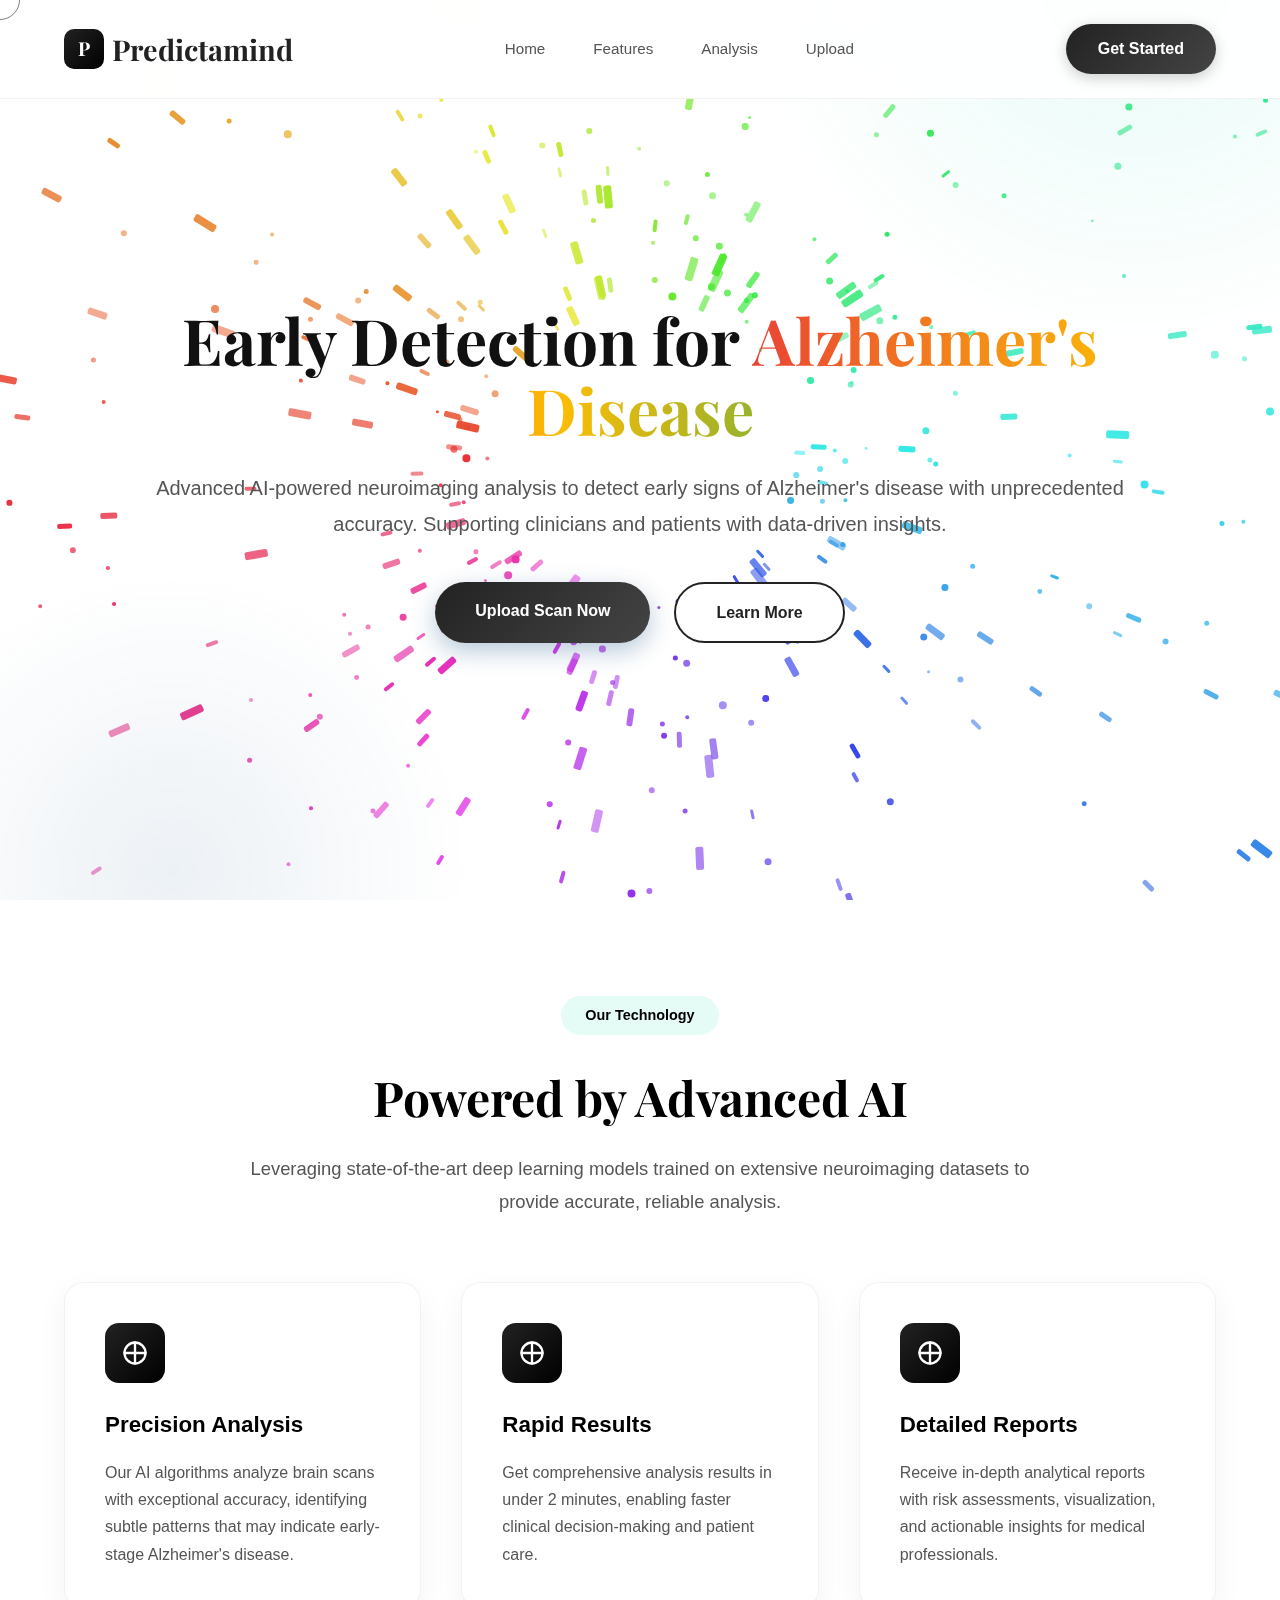
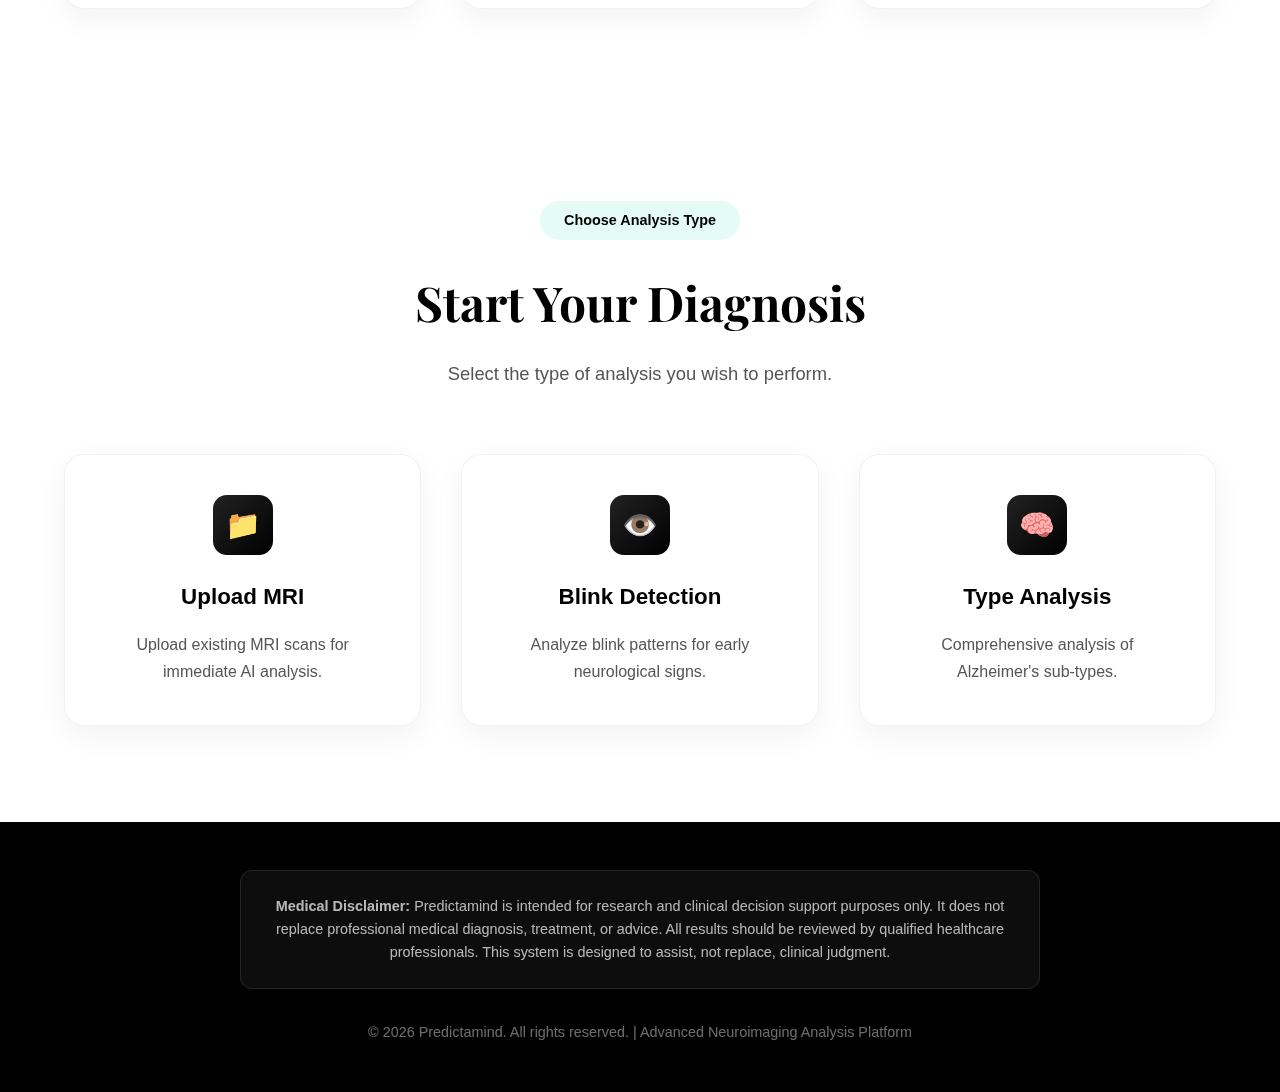
<file: index.html>
<!DOCTYPE html>
<html lang="en">

<head>
    <meta charset="UTF-8">
    <meta name="viewport" content="width=device-width, initial-scale=1.0">
    <title>Predictamind – Advanced Alzheimer's Detection</title>
    <meta name="description"
        content="AI-powered early detection system for Alzheimer's disease using advanced neuroimaging analysis">

    <link rel="preconnect" href="https://fonts.googleapis.com">
    <link rel="preconnect" href="https://fonts.gstatic.com" crossorigin>
    <link
        href="https://fonts.googleapis.com/css2?family=Playfair+Display:wght@400;600;700&family=DM+Sans:wght@400;500;600;700&display=swap"
        rel="stylesheet">
    <script src="js/cursor-trail.js" defer></script>
    <script src="js/floating-particles.js" defer></script>

    <style>
        * {
            margin: 0;
            padding: 0;
            box-sizing: border-box;
        }

        :root {
            --primary: #222222;
            --primary-light: #444444;
            --accent: #000000;
            --accent-light: #333333;
            --dark: #000000;
            --dark-blue: #111111;
            --text-primary: #000000;
            --text-secondary: #555555;
            --bg-gradient: linear-gradient(135deg, #ffffff 0%, #f0f0f0 100%);
            --glass-bg: rgba(255, 255, 255, 0.7);
            --glass-border: rgba(255, 255, 255, 0.5);
            --glass-shadow: 0 8px 32px 0 rgba(31, 38, 135, 0.15);
        }

        .glass-card {
            background: var(--glass-bg);
            backdrop-filter: blur(12px);
            -webkit-backdrop-filter: blur(12px);
            border: 1px solid var(--glass-border);
            border-radius: 24px;
            box-shadow: var(--glass-shadow);
        }

        .gradient-text {
            background: linear-gradient(90deg, #EA4335, #FBBC05, #34A853, #4285F4);
            -webkit-background-clip: text;
            -webkit-text-fill-color: transparent;
            background-clip: text;
            background-size: 200% auto;
            animation: gradientMove 5s linear infinite;
        }

        @keyframes gradientMove {
            0% {
                background-position: 0% 50%;
            }

            100% {
                background-position: 200% 50%;
            }
        }

        body {
            font-family: Arial, sans-serif;
            line-height: 1.6;
            color: var(--text-primary);
            overflow-x: hidden;
            background: transparent;
            cursor: none;
        }

        .navbar {
            position: fixed;
            top: 0;
            left: 0;
            right: 0;
            z-index: 1000;
            padding: 1.5rem 5%;
            background: rgba(255, 255, 255, 0.9);
            backdrop-filter: blur(20px);
            border-bottom: 1px solid rgba(0, 0, 0, 0.05);
            transition: all 0.3s ease;
        }

        .navbar.scrolled {
            padding: 1rem 5%;
            box-shadow: 0 4px 30px rgba(0, 0, 0, 0.05);
        }

        .nav-container {
            max-width: 1400px;
            margin: 0 auto;
            display: flex;
            justify-content: space-between;
            align-items: center;
        }

        .logo {
            font-family: 'Playfair Display', serif;
            font-size: 1.8rem;
            font-weight: 700;
            color: var(--primary);
            text-decoration: none;
            display: flex;
            align-items: center;
            gap: 0.5rem;
            transition: all 0.3s ease;
        }

        .logo:hover {
            color: var(--primary-light);
        }

        .logo-icon {
            width: 40px;
            height: 40px;
            background: linear-gradient(135deg, var(--primary), var(--accent));
            border-radius: 10px;
            display: flex;
            align-items: center;
            justify-content: center;
            color: white;
            font-weight: 700;
            font-size: 1.2rem;
        }

        .nav-links {
            display: flex;
            gap: 3rem;
            list-style: none;
        }

        .nav-links a {
            color: var(--text-secondary);
            text-decoration: none;
            font-weight: 500;
            font-size: 0.95rem;
            transition: all 0.3s ease;
            position: relative;
        }

        .nav-links a::after {
            content: '';
            position: absolute;
            bottom: -5px;
            left: 0;
            width: 0;
            height: 2px;
            background: var(--accent);
            transition: width 0.3s ease;
        }

        .nav-links a:hover {
            color: var(--primary);
        }

        .nav-links a:hover::after {
            width: 100%;
        }

        .cta-button {
            padding: 0.75rem 2rem;
            background: linear-gradient(135deg, var(--primary), var(--primary-light));
            color: white;
            border: none;
            border-radius: 50px;
            font-weight: 600;
            cursor: pointer;
            text-decoration: none;
            transition: all 0.3s ease;
            box-shadow: 0 4px 15px rgba(0, 0, 0, 0.2);
        }

        .cta-button:hover {
            transform: translateY(-2px);
            box-shadow: 0 8px 25px rgba(0, 0, 0, 0.25);
        }

        .hero {
            min-height: 100vh;
            display: flex;
            align-items: center;
            padding: 7rem 5% 4rem;
            position: relative;
            overflow: hidden;
            background: transparent;
        }

        .hero::before {
            content: '';
            position: absolute;
            top: -50%;
            right: -20%;
            width: 800px;
            height: 800px;
            background: radial-gradient(circle, rgba(0, 212, 170, 0.1) 0%, transparent 70%);
            border-radius: 50%;
            animation: float 20s ease-in-out infinite;
        }

        .hero::after {
            content: '';
            position: absolute;
            bottom: -30%;
            left: -10%;
            width: 600px;
            height: 600px;
            background: radial-gradient(circle, rgba(15, 76, 129, 0.08) 0%, transparent 70%);
            border-radius: 50%;
            animation: float 15s ease-in-out infinite reverse;
        }

        @keyframes float {

            0%,
            100% {
                transform: translate(0, 0) rotate(0deg);
            }

            33% {
                transform: translate(30px, -30px) rotate(120deg);
            }

            66% {
                transform: translate(-20px, 20px) rotate(240deg);
            }
        }

        .hero-content {
            max-width: 1000px;
            margin: 0 auto;
            text-align: center;
            position: relative;
            z-index: 2;
        }

        .hero-text h1 {
            font-family: 'Playfair Display', serif;
            font-size: 4rem;
            line-height: 1.1;
            color: var(--dark-blue);
            margin-bottom: 1.5rem;
            animation: fadeInUp 0.8s ease-out;
        }

        .hero-text h1 .highlight {
            color: inherit;
        }

        .hero-text .highlight {
            background: linear-gradient(135deg, var(--primary), var(--accent));
            -webkit-background-clip: text;
            -webkit-text-fill-color: transparent;
            background-clip: text;
        }

        .hero-text p {
            font-size: 1.25rem;
            color: var(--text-secondary);
            margin-bottom: 2.5rem;
            line-height: 1.8;
            animation: fadeInUp 0.8s ease-out 0.2s both;
        }

        .hero-buttons {
            display: flex;
            gap: 1.5rem;
            animation: fadeInUp 0.8s ease-out 0.4s both;
        }

        .btn-primary {
            padding: 1rem 2.5rem;
            background: linear-gradient(135deg, var(--primary), var(--primary-light));
            color: white;
            border: none;
            border-radius: 50px;
            font-weight: 600;
            font-size: 1rem;
            cursor: pointer;
            text-decoration: none;
            display: inline-block;
            transition: all 0.3s ease;
            box-shadow: 0 8px 25px rgba(15, 76, 129, 0.3);
        }

        .btn-primary:hover {
            transform: translateY(-3px);
            box-shadow: 0 12px 35px rgba(15, 76, 129, 0.4);
        }

        .btn-secondary {
            padding: 1rem 2.5rem;
            background: white;
            color: var(--primary);
            border: 2px solid var(--primary);
            border-radius: 50px;
            font-weight: 600;
            font-size: 1rem;
            cursor: pointer;
            text-decoration: none;
            display: inline-block;
            transition: all 0.3s ease;
        }

        .btn-secondary:hover {
            background: var(--primary);
            color: white;
            transform: translateY(-3px);
            box-shadow: 0 8px 25px rgba(15, 76, 129, 0.2);
        }

        /* Stats */
        .stats {
            display: grid;
            grid-template-columns: repeat(3, 1fr);
            gap: 2rem;
            margin-top: 4rem;
            animation: fadeInUp 0.8s ease-out 0.6s both;
        }

        .stat-card {
            text-align: center;
            padding: 1.5rem;
        }

        .stat-number {
            font-family: 'Playfair Display', serif;
            font-size: 2.5rem;
            font-weight: 700;
            color: var(--primary);
            margin-bottom: 0.5rem;
        }

        .stat-label {
            color: var(--text-secondary);
            font-size: 0.9rem;
            font-weight: 500;
        }

        .hero-visual {
            position: relative;
            animation: fadeIn 1s ease-out 0.4s both;
        }

        .ai-scan {
            position: relative;
            width: 220px;
            height: 220px;
            border-radius: 50%;
            border: 2px solid rgba(0, 0, 0, 0.3);
            display: flex;
            align-items: center;
            justify-content: center;
        }

        .scan-ring {
            position: absolute;
            width: 100%;
            height: 100%;
            border-radius: 50%;
            border: 2px dashed rgba(0, 0, 0, 0.2);
            animation: rotate 12s linear infinite;
        }

        .scan-ring.ring-delay {
            width: 160px;
            height: 160px;
            border-style: solid;
            animation-duration: 8s;
        }

        .scan-center {
            width: 14px;
            height: 14px;
            background: var(--accent);
            border-radius: 50%;
            box-shadow: 0 0 20px var(--accent);
        }

        .scan-line {
            position: absolute;
            width: 2px;
            height: 100%;
            background: linear-gradient(transparent,
                    var(--accent),
                    transparent);
            animation: scanMove 3s ease-in-out infinite;
        }

        @keyframes rotate {
            from {
                transform: rotate(0deg);
            }

            to {
                transform: rotate(360deg);
            }
        }

        @keyframes scanMove {
            0% {
                transform: rotate(0deg);
                opacity: 0;
            }

            50% {
                opacity: 1;
            }

            100% {
                transform: rotate(360deg);
                opacity: 0;
            }
        }

        .scan-preview {
            width: 100%;
            height: 400px;
            background: linear-gradient(135deg, #222222 0%, #444444 100%);
            border-radius: 16px;
            display: flex;
            align-items: center;
            justify-content: center;
            position: relative;
            overflow: hidden;
        }

        .scan-grid {
            position: absolute;
            inset: 0;
            background-image:
                linear-gradient(rgba(255, 255, 255, 0.1) 1px, transparent 1px),
                linear-gradient(90deg, rgba(255, 255, 255, 0.1) 1px, transparent 1px);
            background-size: 40px 40px;
            animation: gridMove 20s linear infinite;
        }

        @keyframes gridMove {
            0% {
                transform: translate(0, 0);
            }

            100% {
                transform: translate(40px, 40px);
            }
        }

        .brain-icon {
            font-size: 8rem;
            opacity: 0.3;
            color: var(--accent);
        }

        .scan-info {
            margin-top: 2rem;
            display: grid;
            grid-template-columns: repeat(2, 1fr);
            gap: 1.5rem;
        }

        .info-item {
            display: flex;
            align-items: center;
            gap: 0.75rem;
        }

        .info-icon {
            width: 40px;
            height: 40px;
            background: linear-gradient(135deg, var(--primary), var(--accent));
            border-radius: 10px;
            display: flex;
            align-items: center;
            justify-content: center;
            color: white;
            font-weight: 600;
        }

        .info-text {
            flex: 1;
        }

        .info-label {
            font-size: 0.85rem;
            color: var(--text-secondary);
            margin-bottom: 0.25rem;
        }

        .info-value {
            font-weight: 600;
            color: var(--text-primary);
        }

        .upload-section {
            padding: 6rem 5%;
            background: white;
            position: relative;
        }

        .section-header {
            max-width: 800px;
            margin: 0 auto 4rem;
            text-align: center;
        }

        .section-label {
            display: inline-block;
            padding: 0.5rem 1.5rem;
            background: rgba(0, 212, 170, 0.1);
            color: var(--accent);
            border-radius: 50px;
            font-size: 0.9rem;
            font-weight: 600;
            margin-bottom: 1.5rem;
        }

        .section-title {
            font-family: 'Playfair Display', serif;
            font-size: 3rem;
            font-weight: 700;
            color: var(--dark);
            margin-bottom: 1rem;
        }

        .section-description {
            font-size: 1.15rem;
            color: var(--text-secondary);
            line-height: 1.8;
        }

        .upload-container {
            max-width: 900px;
            margin: 0 auto;
            background: white;
            border-radius: 24px;
            padding: 3rem;
            box-shadow: 0 20px 60px rgba(0, 0, 0, 0.08);
            border: 1px solid rgba(0, 0, 0, 0.05);
        }

        .form-grid {
            display: grid;
            grid-template-columns: repeat(2, 1fr);
            gap: 2rem;
            margin-bottom: 2rem;
        }

        .form-group {
            display: flex;
            flex-direction: column;
        }

        .form-group.full-width {
            grid-column: 1 / -1;
        }

        .form-label {
            font-weight: 600;
            color: var(--text-primary);
            margin-bottom: 0.75rem;
            font-size: 0.95rem;
        }

        .form-input,
        .form-select {
            padding: 1rem 1.25rem;
            border: 2px solid #e2e8f0;
            border-radius: 12px;
            font-size: 1rem;
            font-family: 'DM Sans', sans-serif;
            transition: all 0.3s ease;
            background: #f8fafc;
        }

        .form-input:focus,
        .form-select:focus {
            outline: none;
            border-color: var(--primary);
            background: white;
            box-shadow: 0 0 0 4px rgba(15, 76, 129, 0.1);
        }

        .upload-area {
            border: 2px dashed #cbd5e1;
            border-radius: 16px;
            padding: 3rem;
            text-align: center;
            transition: all 0.3s ease;
            cursor: pointer;
            background: #f8fafc;
            position: relative;
        }

        .upload-area:hover {
            border-color: var(--primary);
            background: rgba(15, 76, 129, 0.02);
        }

        .upload-area.dragover {
            border-color: var(--accent);
            background: rgba(0, 212, 170, 0.05);
            transform: scale(1.02);
        }

        .upload-icon {
            font-size: 3rem;
            color: var(--primary);
            margin-bottom: 1rem;
        }

        .upload-text {
            font-size: 1.1rem;
            color: var(--text-primary);
            font-weight: 600;
            margin-bottom: 0.5rem;
        }

        .upload-hint {
            color: var(--text-secondary);
            font-size: 0.9rem;
        }

        #scanUpload {
            display: none;
        }

        .file-preview {
            display: none;
            margin-top: 1.5rem;
            padding: 1.5rem;
            background: rgba(0, 212, 170, 0.05);
            border-radius: 12px;
            border: 1px solid rgba(0, 212, 170, 0.2);
        }

        .file-preview.active {
            display: flex;
            align-items: center;
            gap: 1rem;
        }

        .file-icon {
            width: 50px;
            height: 50px;
            background: var(--accent);
            border-radius: 10px;
            display: flex;
            align-items: center;
            justify-content: center;
            color: white;
            font-weight: 600;
        }

        .file-info {
            flex: 1;
        }

        .file-name {
            font-weight: 600;
            color: var(--text-primary);
            margin-bottom: 0.25rem;
        }

        .file-size {
            font-size: 0.85rem;
            color: var(--text-secondary);
        }

        .remove-file {
            width: 35px;
            height: 35px;
            background: rgba(239, 68, 68, 0.1);
            border: none;
            border-radius: 8px;
            color: #ef4444;
            cursor: pointer;
            transition: all 0.3s ease;
            font-size: 1.2rem;
        }

        .remove-file:hover {
            background: #ef4444;
            color: white;
        }

        .submit-btn {
            width: 100%;
            padding: 1.25rem;
            background: linear-gradient(135deg, var(--primary), var(--primary-light));
            color: white;
            border: none;
            border-radius: 12px;
            font-weight: 600;
            font-size: 1.1rem;
            cursor: pointer;
            transition: all 0.3s ease;
            box-shadow: 0 8px 25px rgba(0, 0, 0, 0.2);
            margin-top: 2rem;
        }

        .submit-btn:hover:not(:disabled) {
            transform: translateY(-2px);
            box-shadow: 0 12px 35px rgba(0, 0, 0, 0.25);
        }

        .submit-btn:disabled {
            opacity: 0.5;
            cursor: not-allowed;
        }

        .submit-btn.processing {
            background: linear-gradient(135deg, #64748b, #94a3b8);
            animation: pulse 2s ease-in-out infinite;
        }

        @keyframes pulse {

            0%,
            100% {
                opacity: 1;
            }

            50% {
                opacity: 0.8;
            }
        }

        .features {
            padding: 6rem 5%;
            background: transparent;

        }


        .features-grid {
            max-width: 1400px;
            margin: 4rem auto 0;
            display: grid;
            grid-template-columns: repeat(3, 1fr);
            gap: 2.5rem;
        }

        .feature-card {
            background: white;
            padding: 2.5rem;
            border-radius: 20px;
            box-shadow: 0 10px 30px rgba(0, 0, 0, 0.05);
            transition: all 0.3s ease;
            border: 1px solid rgba(0, 0, 0, 0.05);
        }

        .feature-card:hover {
            transform: translateY(-5px);
            box-shadow: 0 20px 50px rgba(0, 0, 0, 0.1);
        }

        .feature-icon {
            width: 60px;
            height: 60px;
            background: linear-gradient(135deg, var(--primary), var(--accent));
            border-radius: 14px;
            display: flex;
            align-items: center;
            justify-content: center;
            color: white;
            font-size: 1.8rem;
            margin-bottom: 1.5rem;
        }

        .feature-title {
            font-size: 1.4rem;
            font-weight: 700;
            color: var(--dark);
            margin-bottom: 1rem;
        }

        .feature-description {
            color: var(--text-secondary);
            line-height: 1.7;
        }

        .footer {
            background: var(--dark);
            color: rgba(255, 255, 255, 0.7);
            padding: 3rem 5%;
            text-align: center;
        }

        .footer-content {
            max-width: 1400px;
            margin: 0 auto;
        }

        .disclaimer {
            max-width: 800px;
            margin: 0 auto 2rem;
            padding: 1.5rem;
            background: rgba(255, 255, 255, 0.05);
            border-radius: 12px;
            border: 1px solid rgba(255, 255, 255, 0.1);
            font-size: 0.9rem;
            line-height: 1.6;
        }

        .copyright {
            font-size: 0.9rem;
            opacity: 0.6;
        }

        @keyframes fadeInUp {
            from {
                opacity: 0;
                transform: translateY(30px);
            }

            to {
                opacity: 1;
                transform: translateY(0);
            }
        }

        @keyframes fadeIn {
            from {
                opacity: 0;
            }

            to {
                opacity: 1;
            }
        }

        @media (max-width: 1024px) {
            .hero-content {
                text-align: center;
                max-width: 800px;
                margin: 0 auto;
            }

            .hero-text h1 {
                font-size: 3.5rem;
            }

            .features-grid {
                grid-template-columns: 1fr;
            }

            .form-grid {
                grid-template-columns: 1fr;
            }
        }

        @media (max-width: 768px) {
            .nav-links {
                display: none;
            }

            .hero {
                padding: 6rem 5% 3rem;
            }

            .hero-text h1 {
                font-size: 2.5rem;
            }

            .hero-text p {
                font-size: 1.1rem;
            }

            .stats {
                grid-template-columns: 1fr;
                gap: 1.5rem;
            }

            .hero-buttons {
                flex-direction: column;
            }

            .section-title {
                font-size: 2rem;
            }

            .upload-container {
                padding: 2rem 1.5rem;
            }
        }
    </style>
</head>

<body>
    <nav class="navbar">
        <div class="nav-container">
            <a href="#" class="logo">
                <div class="logo-icon">P</div>
                Predictamind
            </a>
            <ul class="nav-links">
                <li><a href="#home">Home</a></li>
                <li><a href="#features">Features</a></li>
                <li><a href="#analysis">Analysis</a></li>
                <li><a href="upload.html">Upload</a></li>
            </ul>
            <a href="#analysis" class="cta-button">Get Started</a>
        </div>
    </nav>

    <section class="hero" id="home">
        <div class="hero-content">
            <div class="hero-text">
                <h1>
                    Early Detection for
                    <span class="gradient-text">Alzheimer's Disease</span>
                </h1>
                <p>
                    Advanced AI-powered neuroimaging analysis to detect early signs of
                    Alzheimer's disease with unprecedented accuracy. Supporting clinicians
                    and patients with data-driven insights.
                </p>
                <div class="hero-buttons" style="justify-content: center;">
                    <a href="#analysis" class="btn-primary">Upload Scan Now</a>
                    <a href="#features" class="btn-secondary">Learn More</a>
                </div>
            </div>

        </div>
    </section>

    <section class="features" id="features">
        <div class="section-header">
            <span class="section-label">Our Technology</span>
            <h2 class="section-title">Powered by Advanced AI</h2>
            <p class="section-description">
                Leveraging state-of-the-art deep learning models trained on extensive
                neuroimaging datasets to provide accurate, reliable analysis.
            </p>
        </div>
        <div class="features-grid">
            <div class="feature-card glass-card">
                <div class="feature-icon">
                    <svg width="28" height="28" viewBox="0 0 24 24" fill="none" stroke="white" stroke-width="2"
                        stroke-linecap="round" stroke-linejoin="round">
                        <circle cx="12" cy="12" r="9" />
                        <line x1="12" y1="3" x2="12" y2="21" />
                        <line x1="3" y1="12" x2="21" y2="12" />
                    </svg>
                </div>

                <h3 class="feature-title">Precision Analysis</h3>
                <p class="feature-description">
                    Our AI algorithms analyze brain scans with exceptional accuracy,
                    identifying subtle patterns that may indicate early-stage Alzheimer's disease.
                </p>
            </div>
            <div class="feature-card glass-card">
                <div class="feature-icon">
                    <svg width="28" height="28" viewBox="0 0 24 24" fill="none" stroke="white" stroke-width="2"
                        stroke-linecap="round" stroke-linejoin="round">
                        <circle cx="12" cy="12" r="9" />
                        <line x1="12" y1="3" x2="12" y2="21" />
                        <line x1="3" y1="12" x2="21" y2="12" />
                    </svg>
                </div>

                <h3 class="feature-title">Rapid Results</h3>
                <p class="feature-description">
                    Get comprehensive analysis results in under 2 minutes, enabling
                    faster clinical decision-making and patient care.
                </p>
            </div>
            <div class="feature-card">
                <div class="feature-icon">
                    <svg width="28" height="28" viewBox="0 0 24 24" fill="none" stroke="white" stroke-width="2"
                        stroke-linecap="round" stroke-linejoin="round">
                        <circle cx="12" cy="12" r="9" />
                        <line x1="12" y1="3" x2="12" y2="21" />
                        <line x1="3" y1="12" x2="21" y2="12" />
                    </svg>
                </div>

                <h3 class="feature-title">Detailed Reports</h3>
                <p class="feature-description">
                    Receive in-depth analytical reports with risk assessments, visualization,
                    and actionable insights for medical professionals.
                </p>
            </div>
        </div>
    </section>

    <section class="analysis-selection" id="analysis" style="padding: 6rem 5%; background: white;">
        <div class="section-header">
            <span class="section-label">Choose Analysis Type</span>
            <h2 class="section-title">Start Your Diagnosis</h2>
            <p class="section-description">
                Select the type of analysis you wish to perform.
            </p>
        </div>
        <div class="features-grid" style="margin-top: 2rem;">

            <a href="upload.html" class="feature-card glass-card"
                style="text-decoration: none; text-align: center; display: block; cursor: pointer;">
                <div class="feature-icon" style="margin: 0 auto 1.5rem;">
                    <span style="font-size: 1.8rem;">📁</span>
                </div>
                <h3 class="feature-title">Upload MRI</h3>
                <p class="feature-description">
                    Upload existing MRI scans for immediate AI analysis.
                </p>
            </a>

            <a href="blink_detection.html" class="feature-card glass-card"
                style="text-decoration: none; text-align: center; display: block; cursor: pointer;">
                <div class="feature-icon" style="margin: 0 auto 1.5rem;">
                    <span style="font-size: 1.8rem;">👁️</span>
                </div>
                <h3 class="feature-title">Blink Detection</h3>
                <p class="feature-description">
                    Analyze blink patterns for early neurological signs.
                </p>
            </a>

            <a href="#" class="feature-card glass-card"
                style="text-decoration: none; text-align: center; display: block; cursor: pointer;">
                <div class="feature-icon" style="margin: 0 auto 1.5rem;">
                    <span style="font-size: 1.8rem;">🧠</span>
                </div>
                <h3 class="feature-title">Type Analysis</h3>
                <p class="feature-description">
                    Comprehensive analysis of Alzheimer's sub-types.
                </p>
            </a>
        </div>
    </section>

    <footer class="footer">
        <div class="footer-content">
            <div class="disclaimer">
                <strong>Medical Disclaimer:</strong> Predictamind is intended for research and
                clinical decision support purposes only. It does not replace professional medical
                diagnosis, treatment, or advice. All results should be reviewed by qualified
                healthcare professionals. This system is designed to assist, not replace,
                clinical judgment.
            </div>
            <div class="copyright">
                © 2026 Predictamind. All rights reserved. | Advanced Neuroimaging Analysis Platform
            </div>
        </div>
    </footer>

    <script>

        window.addEventListener('scroll', () => {
            const navbar = document.querySelector('.navbar');
            if (window.scrollY > 50) {
                navbar.classList.add('scrolled');
            } else {
                navbar.classList.remove('scrolled');
            }
        });

        document.querySelectorAll('a[href^="#"]').forEach(anchor => {
            anchor.addEventListener('click', function (e) {
                e.preventDefault();
                const target = document.querySelector(this.getAttribute('href'));
                if (target) {
                    target.scrollIntoView({
                        behavior: 'smooth',
                        block: 'start'
                    });
                }
            });
        });
    </script>
</body>

</html>
</file>
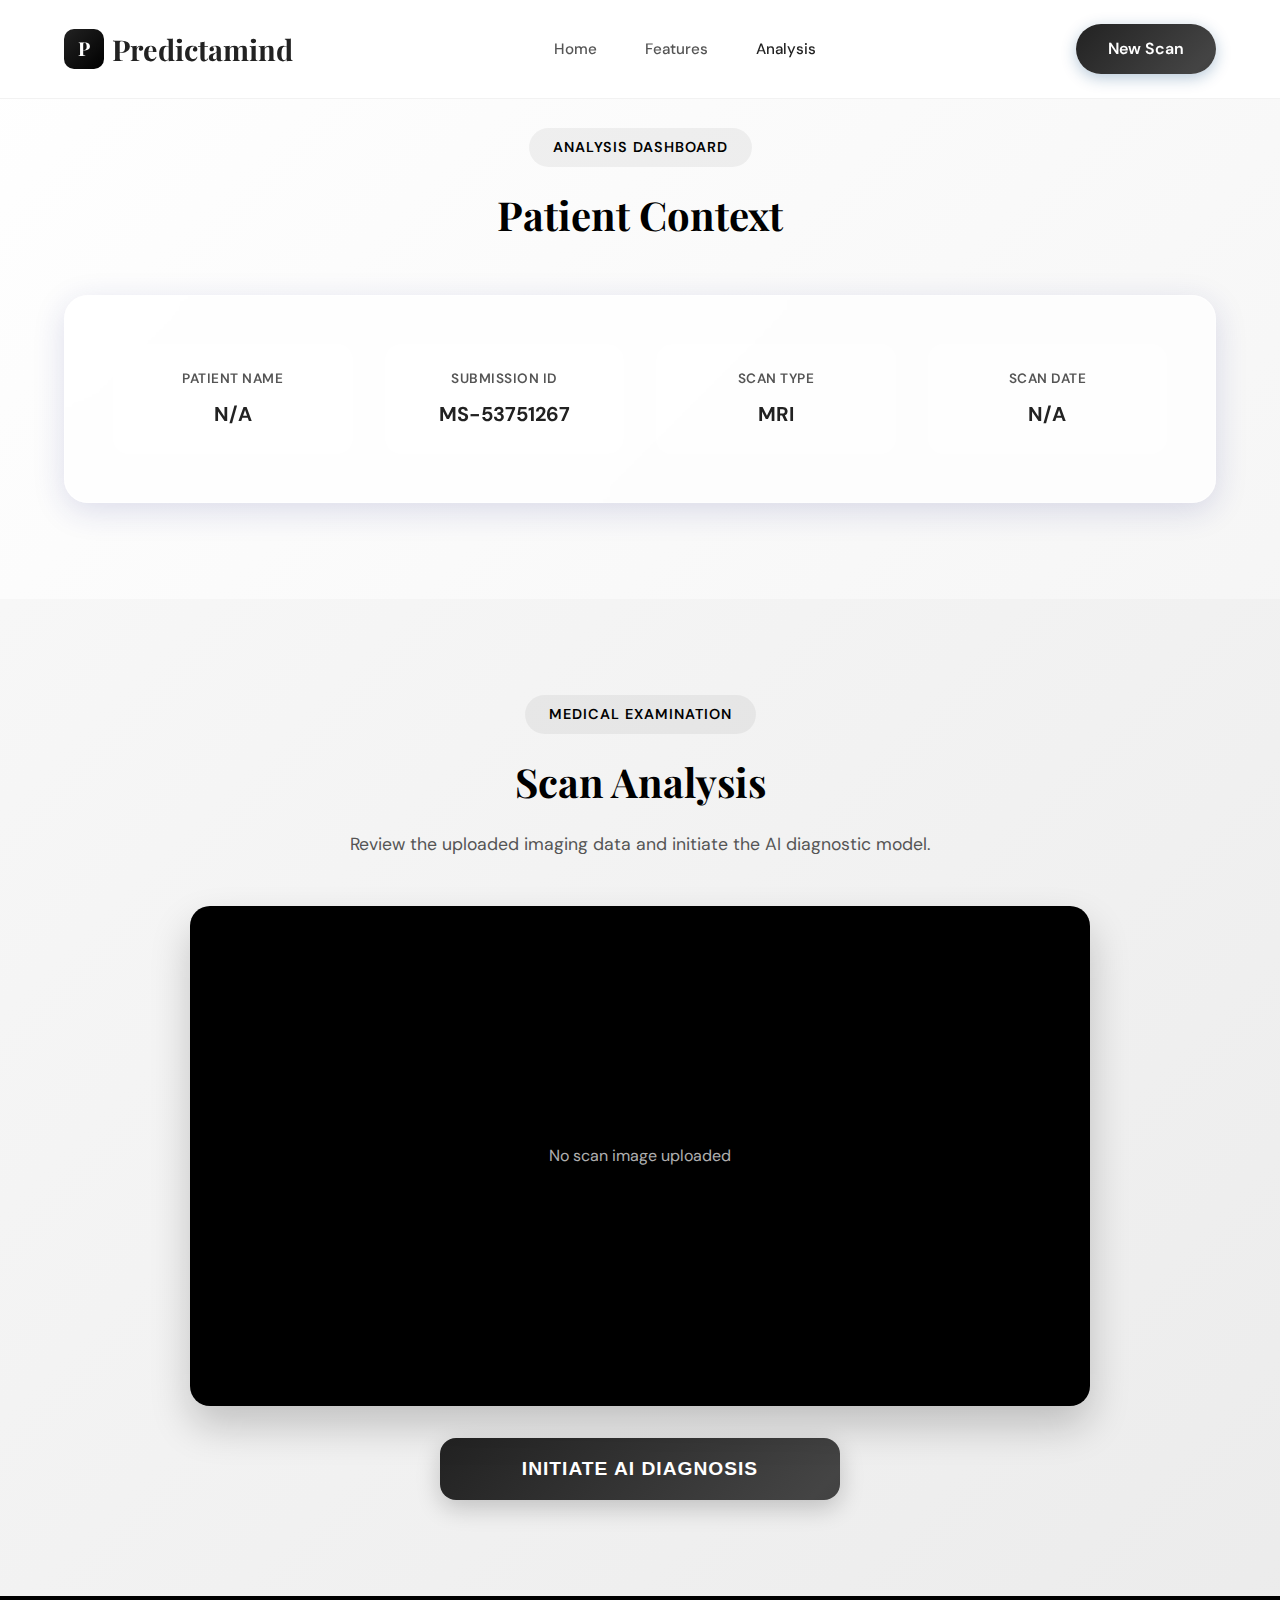
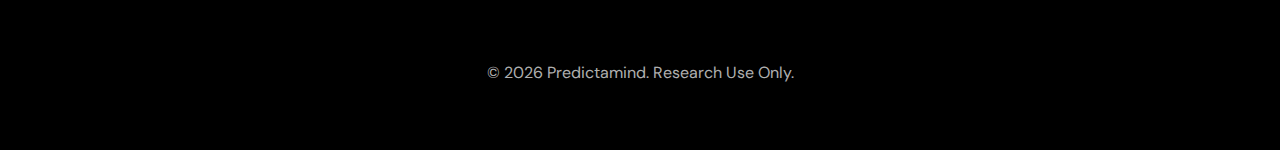
<file: ai_analysis.html>
<!DOCTYPE html>
<html lang="en">
<head>
<meta charset="UTF-8">
<meta name="viewport" content="width=device-width, initial-scale=1.0">
<title>Predictamind | Analysis Results</title>
<meta name="description" content="AI-powered analysis results for Alzheimer's detection.">

<link rel="preconnect" href="https://fonts.googleapis.com">
<link rel="preconnect" href="https://fonts.gstatic.com" crossorigin>
<link href="https://fonts.googleapis.com/css2?family=Playfair+Display:wght@400;600;700&family=DM+Sans:wght@400;500;600;700&display=swap" rel="stylesheet">

<style>
* {
  margin: 0;
  padding: 0;
  box-sizing: border-box;
}

:root {
  --primary: #222222;
  --primary-light: #444444;
  --accent: #000000;
  --accent-light: #333333;
  --dark: #000000;
  --dark-blue: #111111;
  --text-primary: #000000;
  --text-secondary: #555555;
  --bg-gradient: linear-gradient(135deg, #ffffff 0%, #f0f0f0 100%);
  --glass-bg: rgba(255, 255, 255, 0.7);
  --glass-border: rgba(255, 255, 255, 0.5);
  --glass-shadow: 0 8px 32px 0 rgba(31, 38, 135, 0.15);
  --success: #10b981;
  --warning: #f59e0b;
  --danger: #ef4444;
}

.glass-card {
  background: var(--glass-bg);
  backdrop-filter: blur(12px);
  -webkit-backdrop-filter: blur(12px);
  border: 1px solid var(--glass-border);
  border-radius: 24px;
  box-shadow: var(--glass-shadow);
}

body {
  font-family: 'DM Sans', Arial, sans-serif;
  line-height: 1.6;
  color: var(--text-primary);
  overflow-x: hidden;
  background: var(--bg-gradient);
  min-height: 100vh;
  display: flex;
  flex-direction: column;
}

.navbar {
  position: fixed;
  top: 0;
  left: 0;
  right: 0;
  z-index: 1000;
  padding: 1.5rem 5%;
  background: rgba(255, 255, 255, 0.9);
  backdrop-filter: blur(20px);
  border-bottom: 1px solid rgba(0, 0, 0, 0.05);
  transition: all 0.3s ease;
}

.navbar.scrolled {
  padding: 1rem 5%;
  box-shadow: 0 4px 30px rgba(0, 0, 0, 0.05);
}

.nav-container {
  max-width: 1400px;
  margin: 0 auto;
  display: flex;
  justify-content: space-between;
  align-items: center;
}

.logo {
  font-family: 'Playfair Display', serif;
  font-size: 1.8rem;
  font-weight: 700;
  color: var(--primary);
  text-decoration: none;
  display: flex;
  align-items: center;
  gap: 0.5rem;
  transition: all 0.3s ease;
}

.logo:hover {
  color: var(--primary-light);
}

.logo-icon {
  width: 40px;
  height: 40px;
  background: linear-gradient(135deg, var(--primary), var(--accent));
  border-radius: 10px;
  display: flex;
  align-items: center;
  justify-content: center;
  color: white;
  font-weight: 700;
  font-size: 1.2rem;
}

.nav-links {
  display: flex;
  gap: 3rem;
  list-style: none;
}

.nav-links a {
  color: var(--text-secondary);
  text-decoration: none;
  font-weight: 500;
  font-size: 0.95rem;
  transition: all 0.3s ease;
  position: relative;
}

.nav-links a::after {
  content: '';
  position: absolute;
  bottom: -5px;
  left: 0;
  width: 0;
  height: 2px;
  background: var(--accent);
  transition: width 0.3s ease;
}

.nav-links a:hover {
  color: var(--primary);
}

.nav-links a:hover::after {
  width: 100%;
}

.cta-button {
  padding: 0.75rem 2rem;
  background: linear-gradient(135deg, var(--primary), var(--primary-light), var(--primary));
  background-size: 200% auto;
  color: white;
  border: none;
  border-radius: 50px;
  font-weight: 600;
  cursor: pointer;
  text-decoration: none;
  transition: all 0.3s ease;
  box-shadow: 0 4px 15px rgba(15, 76, 129, 0.3);
}

.cta-button:hover {
  transform: translateY(-2px);
  box-shadow: 0 10px 25px rgba(15, 76, 129, 0.4);
  background-position: right center;
}

section {
  padding: 6rem 5%;
  position: relative;
}

.section-header {
  max-width: 800px;
  margin: 0 auto 3rem;
  text-align: center;
}

.section-label {
  display: inline-block;
  padding: 0.5rem 1.5rem;
  background: rgba(0, 0, 0, 0.05);
  color: var(--accent);
  border-radius: 50px;
  font-size: 0.9rem;
  font-weight: 600;
  margin-bottom: 1rem;
  text-transform: uppercase;
  letter-spacing: 1px;
}

.section-title {
  font-family: 'Playfair Display', serif;
  font-size: 2.5rem;
  font-weight: 700;
  color: var(--dark);
  margin-bottom: 1rem;
}

.section-description {
  font-size: 1.1rem;
  color: var(--text-secondary);
  line-height: 1.6;
}

.container {
  max-width: 1200px;
  margin: 0 auto;
}

.patient-info-content {
  display: grid;
  grid-template-columns: repeat(4, 1fr);
  gap: 2rem;
  padding: 3rem;
}

.info-block {
  text-align: center;
  padding: 1.5rem;
  background: rgba(255, 255, 255, 0.5);
  border-radius: 16px;
  transition: transform 0.3s ease;
}

.info-block:hover {
  transform: translateY(-5px);
  background: rgba(255, 255, 255, 0.8);
}

.info-label {
  display: block;
  font-size: 0.85rem;
  color: var(--text-secondary);
  text-transform: uppercase;
  letter-spacing: 0.5px;
  margin-bottom: 0.5rem;
  font-weight: 600;
}

.info-value {
  font-size: 1.25rem;
  color: var(--primary);
  font-weight: 700;
  font-family: 'DM Sans', sans-serif;
}

.scan-viewer-container {
  background: #000;
  border-radius: 20px;
  padding: 2rem;
  text-align: center;
  min-height: 500px;
  display: flex;
  align-items: center;
  justify-content: center;
  box-shadow: 0 20px 40px rgba(0, 0, 0, 0.2);
  position: relative;
  overflow: hidden;
}

.scan-viewer-container img {
  max-width: 100%;
  max-height: 450px;
  box-shadow: 0 0 30px rgba(0, 0, 0, 0.5);
  border-radius: 8px;
}

.analyze-btn {
  width: 100%;
  max-width: 400px;
  padding: 1.25rem;
  background: linear-gradient(135deg, var(--primary), var(--primary-light), var(--primary));
  background-size: 200% auto;
  color: white;
  border: none;
  border-radius: 16px;
  font-weight: 700;
  font-size: 1.2rem;
  cursor: pointer;
  transition: all 0.3s ease;
  box-shadow: 0 8px 25px rgba(0, 0, 0, 0.2);
  text-transform: uppercase;
  letter-spacing: 1px;
  margin: 2rem auto 0;
  display: block;
}

.analyze-btn:hover:not(:disabled) {
  transform: translateY(-3px);
  box-shadow: 0 15px 35px rgba(0, 0, 0, 0.3);
  background-position: right center;
}

.analyze-btn:active {
  transform: scale(0.98);
}

.analyze-btn:disabled {
  opacity: 0.5;
  cursor: not-allowed;
}

.results-section {
  background: white;
  display: none;
  padding-top: 4rem;
  padding-bottom: 6rem;
}

.results-section.show {
  display: block;
  animation: slideUp 0.8s ease;
}

@keyframes slideUp {
  from {
    opacity: 0;
    transform: translateY(50px);
  }
  to {
    opacity: 1;
    transform: translateY(0);
  }
}

.result-header {
  text-align: center;
  padding-bottom: 3rem;
  margin-bottom: 3rem;
  border-bottom: 1px solid rgba(0, 0, 0, 0.05);
}

.result-icon {
  font-size: 5rem;
  margin-bottom: 1.5rem;
  display: inline-block;
}

.result-title {
  font-family: 'Playfair Display', serif;
  font-size: 3rem;
  font-weight: 700;
  margin-bottom: 1.5rem;
  line-height: 1.2;
}

.result-description {
  font-size: 1.25rem;
  color: var(--text-secondary);
  max-width: 900px;
  margin: 0 auto;
  line-height: 1.8;
}

.result-positive-text {
  color: var(--danger);
}

.result-negative-text {
  color: var(--success);
}

.confidence-container {
  max-width: 800px;
  margin: 0 auto 4rem;
}

.confidence-bar {
  background: #e2e8f0;
  height: 60px;
  border-radius: 60px;
  overflow: hidden;
  position: relative;
  box-shadow: inset 0 2px 5px rgba(0, 0, 0, 0.1);
}

.confidence-fill {
  height: 100%;
  border-radius: 60px;
  display: flex;
  align-items: center;
  justify-content: flex-end;
  padding-right: 1.5rem;
  color: white;
  font-weight: 700;
  font-size: 1.2rem;
  width: 0;
  transition: width 1.5s cubic-bezier(0.4, 0, 0.2, 1);
}

.result-positive .confidence-fill {
  background: linear-gradient(90deg, #ef4444, #b91c1c);
}

.result-negative .confidence-fill {
  background: linear-gradient(90deg, #10b981, #047857);
}

.metrics-grid {
  display: grid;
  grid-template-columns: repeat(3, 1fr);
  gap: 2rem;
  max-width: 1000px;
  margin: 0 auto 4rem;
}

.metric-box {
  text-align: center;
  padding: 2rem;
  background: #f8fafc;
  border-radius: 16px;
  border: 1px solid #e2e8f0;
}

.metric-value {
  font-size: 1.5rem;
  font-weight: 700;
  color: var(--primary);
  margin-top: 0.5rem;
}

.action-buttons {
  display: flex;
  gap: 1.5rem;
  justify-content: center;
}

.action-btn {
  padding: 1rem 2.5rem;
  border: 2px solid var(--primary);
  background: transparent;
  color: var(--primary);
  border-radius: 50px;
  font-weight: 600;
  cursor: pointer;
  transition: all 0.3s ease;
  font-size: 1.1rem;
}

.action-btn:hover {
  background: var(--primary);
  color: white;
  transform: translateY(-3px);
  box-shadow: 0 10px 20px rgba(0, 0, 0, 0.1);
}

.ai-processing-overlay {
  position: fixed;
  top: 0;
  left: 0;
  width: 100%;
  height: 100%;
  background: rgba(255, 255, 255, 0.9);
  backdrop-filter: blur(10px);
  z-index: 2000;
  display: none;
  align-items: center;
  justify-content: center;
  flex-direction: column;
}

.ai-processing-overlay.active {
  display: flex;
}

.processing-spinner {
  width: 80px;
  height: 80px;
  border: 6px solid rgba(0, 0, 0, 0.1);
  border-top-color: var(--primary);
  border-radius: 50%;
  animation: spin 1s linear infinite;
  margin-bottom: 2rem;
}

@keyframes spin {
  to {
    transform: rotate(360deg);
  }
}

.processing-text h3 {
  font-size: 1.8rem;
  margin-bottom: 0.5rem;
  color: var(--text-primary);
}

.processing-text p {
  color: var(--text-secondary);
}

.footer {
  background: var(--dark);
  color: rgba(255, 255, 255, 0.7);
  padding: 4rem 5%;
  text-align: center;
  margin-top: auto;
}

@media (max-width: 992px) {
  .patient-info-content {
    grid-template-columns: repeat(2, 1fr);
  }

  .metrics-grid {
    grid-template-columns: 1fr;
  }

  .action-buttons {
    flex-direction: column;
  }

  .section-title {
    font-size: 2rem;
  }

  .result-title {
    font-size: 2rem;
  }
}

@media (max-width: 768px) {
  .nav-links {
    display: none;
  }

  .patient-info-content {
    grid-template-columns: 1fr;
    padding: 2rem;
  }
}
</style>
</head>

<body>

<nav class="navbar">
  <div class="nav-container">
    <a href="index.html" class="logo">
      <div class="logo-icon">P</div>
      Predictamind
    </a>
    <ul class="nav-links">
      <li><a href="index.html#home">Home</a></li>
      <li><a href="index.html#features">Features</a></li>
      <li><a href="#" style="color: var(--primary);">Analysis</a></li>
    </ul>
    <a href="upload.html" class="cta-button">New Scan</a>
  </div>
</nav>

<div class="ai-processing-overlay" id="processingOverlay">
  <div class="processing-spinner"></div>
  <div class="processing-text">
    <h3>Analyzing High-Res Data...</h3>
    <p>Identifying cognitive patterns and anomalies</p>
  </div>
</div>

<section class="patient-section" style="padding-top: 8rem;">
  <div class="section-header">
    <span class="section-label">Analysis Dashboard</span>
    <h2 class="section-title">Patient Context</h2>
  </div>

  <div class="container">
    <div class="glass-card patient-info-content">
      <div class="info-block">
        <span class="info-label">Patient Name</span>
        <span class="info-value" id="displayName">-</span>
      </div>
      <div class="info-block">
        <span class="info-label">Submission ID</span>
        <span class="info-value" id="submissionId">-</span>
      </div>
      <div class="info-block">
        <span class="info-label">Scan Type</span>
        <span class="info-value" id="displayScanType">-</span>
      </div>
      <div class="info-block">
        <span class="info-label">Scan Date</span>
        <span class="info-value" id="displayDate">-</span>
      </div>
    </div>
  </div>
</section>

<section class="examination-section" style="background: rgba(0,0,0,0.02);">
  <div class="section-header">
    <span class="section-label">Medical Examination</span>
    <h2 class="section-title">Scan Analysis</h2>
    <p class="section-description">Review the uploaded imaging data and initiate the AI diagnostic model.</p>
  </div>

  <div class="container">
    <div style="max-width: 900px; margin: 0 auto;">
      <div class="scan-viewer-container">
        <img id="scanImage" alt="Brain Scan" style="display:none;">
        <p style="color: rgba(255,255,255,0.7);" id="noScanMessage">No scan image uploaded</p>
      </div>

      <button class="analyze-btn" id="analyzeBtn" onclick="startAnalysis()">
        Initiate AI Diagnosis
      </button>
    </div>
  </div>
</section>

<section class="results-section" id="resultsSection">
  <div class="container">
    <div class="glass-card" id="resultsCard" style="padding: 4rem;">

      <div class="result-header">
        <div class="result-icon" id="resultIcon"></div>
        <h3 class="result-title" id="resultTitle"></h3>
        <p class="result-description" id="resultDescription"></p>
      </div>

      <div class="confidence-container">
        <div style="display: flex; justify-content: space-between; margin-bottom: 1rem;">
          <span class="info-label">Model Confidence</span>
          <span class="info-label" id="confidenceValueText">0%</span>
        </div>
        <div class="confidence-bar">
          <div class="confidence-fill" id="confidenceFill">
            <span id="confidenceText">Analysis Complete</span>
          </div>
        </div>
      </div>

      <div class="metrics-grid">
        <div class="metric-box">
          <div class="info-label">Processing Duration</div>
          <div class="metric-value" id="processingTime">-</div>
        </div>
        <div class="metric-box">
          <div class="info-label">Date of Analysis</div>
          <div class="metric-value" id="analysisDate">-</div>
        </div>
        <div class="metric-box">
          <div class="info-label">Neural Net Version</div>
          <div class="metric-value">v3.2.1 (DeepResNet)</div>
        </div>
      </div>

      <div class="action-buttons">
        <button class="action-btn" onclick="downloadReport()">Download Report</button>
        <button class="action-btn" onclick="printReport()">Print Summary</button>
        <button class="action-btn" onclick="resetAnalysis()">New Examination</button>
      </div>
    </div>
  </div>
</section>

<footer class="footer">
  <div class="footer-content">
    © 2026 Predictamind. Research Use Only.
  </div>
</footer>

<script>

window.addEventListener('scroll', () => {
  const navbar = document.querySelector('.navbar');
  navbar.classList.toggle('scrolled', window.scrollY > 50);
});

let analysisStartTime;

window.onload = function () {
  loadPatientData();
  loadScanImage();

  if (sessionStorage.getItem('predictionClass')) {
    setTimeout(() => startAnalysis(), 500);
  }
};

function loadPatientData() {
  const data = {
    name: sessionStorage.getItem('patientName') || 'N/A',
    date: sessionStorage.getItem('scanDate') || 'N/A',
    type: sessionStorage.getItem('scanType') || 'MRI',
  };

  document.getElementById('displayName').textContent = data.name;
  document.getElementById('displayDate').textContent = data.date;
  document.getElementById('displayScanType').textContent = data.type;
  document.getElementById('submissionId').textContent = 'MS-' + Date.now().toString().slice(-8);
}

function loadScanImage() {
  const scanData = sessionStorage.getItem('scanImage');
  const img = document.getElementById('scanImage');
  const msg = document.getElementById('noScanMessage');

  if (scanData) {
    img.src = scanData;
    img.style.display = 'block';
    msg.style.display = 'none';
  }
}

function startAnalysis() {
  const btn = document.getElementById('analyzeBtn');
  const overlay = document.getElementById('processingOverlay');

  const predictionClass = sessionStorage.getItem('predictionClass');
  const predictionConfidence = sessionStorage.getItem('predictionConfidence');

  if (!predictionClass || !predictionConfidence) {
    alert("No prediction found. Please upload a scan first.");
    return;
  }

  btn.disabled = true;
  overlay.classList.add('active');
  analysisStartTime = Date.now();

  setTimeout(() => {
    overlay.classList.remove('active');
    displayResults({
      class: predictionClass,
      confidence: parseFloat(predictionConfidence)
    });
    btn.disabled = false;
  }, 2000);
}

function displayResults(data) {
  const resultsSection = document.getElementById('resultsSection');
  const resultsCard = document.getElementById('resultsCard');
  const icon = document.getElementById('resultIcon');
  const title = document.getElementById('resultTitle');
  const desc = document.getElementById('resultDescription');
  const fill = document.getElementById('confidenceFill');
  const confText = document.getElementById('confidenceValueText');

  resultsSection.classList.add('show');
  resultsSection.scrollIntoView({ behavior: 'smooth' });

  const confidence = (data.confidence * 100).toFixed(1);
  const isRisk = data.class.toLowerCase() !== 'non demented' &&
    data.class.toLowerCase() !== 'nondemented';

  if (isRisk) {
    resultsCard.className = 'glass-card result-positive';
    icon.textContent = '⚠️';
    title.textContent = `Diagnosis: ${data.class}`;
    title.className = 'result-title result-positive-text';
    desc.textContent = `The AI model has identified cognitive patterns consistent with ${data.class}. We recommend consulting with a neurologist for further evaluation and potential follow-up imaging (PET scan).`;
  } else {
    resultsCard.className = 'glass-card result-negative';
    icon.textContent = '✅';
    title.textContent = 'No Significant Abnormalities Detected';
    title.className = 'result-title result-negative-text';
    desc.textContent = `The analysis indicates ${data.class}. No structural anomalies or cognitive decline patterns were detected in the provided scan. Continue with standard annual check-ups as recommended by your healthcare provider.`;
  }

  document.getElementById('processingTime').textContent = ((Date.now() - analysisStartTime) / 1000).toFixed(1) + 's';
  document.getElementById('analysisDate').textContent = new Date().toLocaleDateString();

  setTimeout(() => {
    fill.style.width = confidence + '%';
    confText.textContent = confidence + '%';
    fill.textContent = data.class;
  }, 100);
}

function downloadReport() {
  const patientName = document.getElementById('displayName').textContent;
  const resultTitle = document.getElementById('resultTitle').textContent;
  const resultDesc = document.getElementById('resultDescription').textContent;
  const confidence = document.getElementById('confidenceValueText').textContent;
  const date = document.getElementById('analysisDate').textContent;

  const reportContent = `
Predictamind - DIAGNOSTIC REPORT
--------------------------------
Date: ${date}
Patient: ${patientName}

ANALYSIS RESULTS
----------------
Result: ${resultTitle}
Confidence: ${confidence}

Details:
${resultDesc}

--------------------------------
Disclaimer: Research Use Only.
  `;

  const blob = new Blob([reportContent], { type: 'text/plain' });
  const url = URL.createObjectURL(blob);
  const a = document.createElement('a');
  a.href = url;
  a.download = `Predictamind_${patientName.replace(/\s+/g, '_')}_${Date.now()}.txt`;
  document.body.appendChild(a);
  a.click();
  document.body.removeChild(a);
  URL.revokeObjectURL(url);
}

function printReport() {
  window.print();
}

function resetAnalysis() {
  if (confirm('Start a new analysis? This will clear the current results.')) {
    location.reload();
  }
}
</script>

</body>
</html>
</file>
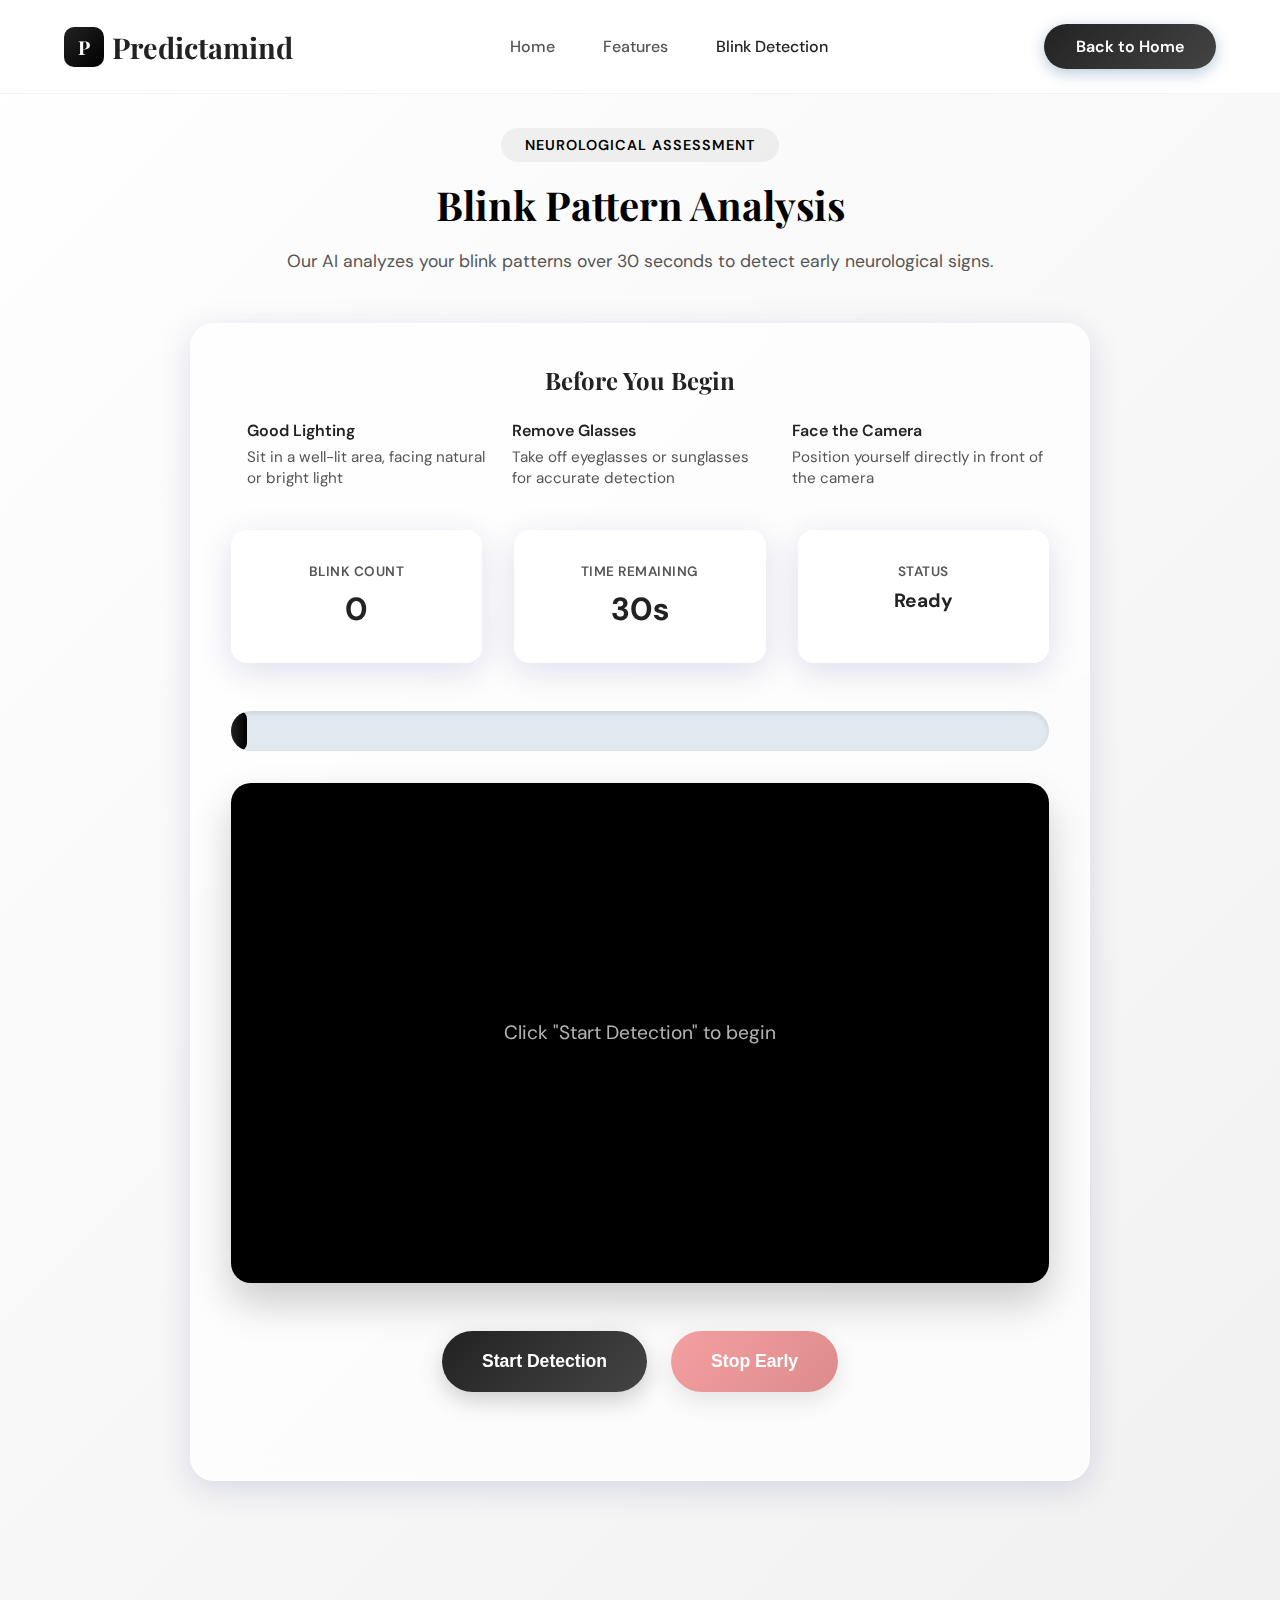
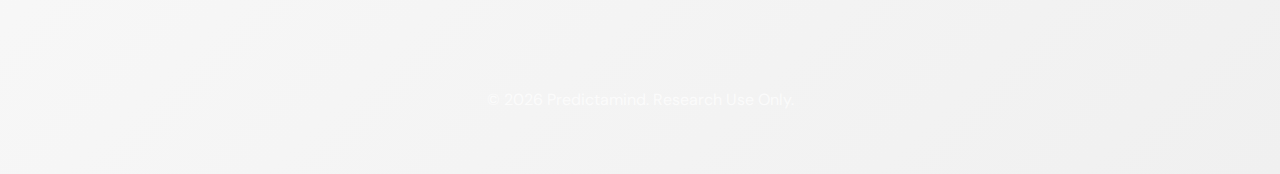
<file: blink_detection.html>
<!DOCTYPE html>
<html lang="en">
<head>
<meta charset="UTF-8">
<meta name="viewport" content="width=device-width, initial-scale=1.0">
<title>Blink Detection - Predictamind</title>
<link href="https://fonts.googleapis.com/css2?family=Playfair+Display:wght@400;600;700&family=DM+Sans:wght@400;500;600;700&display=swap" rel="stylesheet">
<style>
* { margin: 0; padding: 0; box-sizing: border-box; }
:root {
  --primary: #222222; --primary-light: #444444; --accent: #000000;
  --text-primary: #000000; --text-secondary: #555555;
  --bg-gradient: linear-gradient(135deg, #ffffff 0%, #f0f0f0 100%);
  --success: #10b981; --warning: #f59e0b; --danger: #ef4444;
}
.glass-card {
  background: rgba(255, 255, 255, 0.7); backdrop-filter: blur(12px);
  border: 1px solid rgba(255, 255, 255, 0.5); border-radius: 24px;
  box-shadow: 0 8px 32px 0 rgba(31, 38, 135, 0.15);
}
.instructions-box {
  max-width: 900px; margin: 0 auto 3rem; padding: 2.5rem;
}
.instructions-title {
  font-family: 'Playfair Display', serif; font-size: 1.5rem; margin-bottom: 1.5rem; 
  color: var(--primary); text-align: center;
}
.instructions-grid {
  display: grid; grid-template-columns: repeat(auto-fit, minmax(250px, 1fr)); gap: 1.5rem;
}
.instruction-item {
  display: flex; gap: 1rem; align-items: start;
}
.instruction-icon {
  font-size: 1.5rem; flex-shrink: 0;
}
.instruction-title {
  display: block; margin-bottom: 0.3rem; color: var(--primary); font-weight: 600;
}
.instruction-text {
  font-size: 0.95rem; color: var(--text-secondary);
}
body {
  font-family: 'DM Sans', Arial, sans-serif; color: var(--text-primary);
  background: var(--bg-gradient); min-height: 100vh; display: flex; flex-direction: column;
}
.navbar {
  position: fixed; top: 0; left: 0; right: 0; z-index: 1000; padding: 1.5rem 5%;
  background: rgba(255, 255, 255, 0.9); backdrop-filter: blur(20px);
  border-bottom: 1px solid rgba(0, 0, 0, 0.05);
}
.nav-container { max-width: 1400px; margin: 0 auto; display: flex; justify-content: space-between; align-items: center; }
.logo {
  font-family: 'Playfair Display', serif; font-size: 1.8rem; font-weight: 700;
  color: var(--primary); text-decoration: none; display: flex; align-items: center; gap: 0.5rem;
}
.logo-icon {
  width: 40px; height: 40px; background: linear-gradient(135deg, var(--primary), var(--accent));
  border-radius: 10px; display: flex; align-items: center; justify-content: center;
  color: white; font-weight: 700; font-size: 1.2rem;
}
.nav-links { display: flex; gap: 3rem; list-style: none; }
.nav-links a {
  color: var(--text-secondary); text-decoration: none; font-weight: 500; transition: all 0.3s ease;
}
.cta-button {
  padding: 0.75rem 2rem; background: linear-gradient(135deg, var(--primary), var(--primary-light));
  color: white; border: none; border-radius: 50px; font-weight: 600;
  text-decoration: none; box-shadow: 0 4px 15px rgba(15, 76, 129, 0.3);
}
section { padding: 8rem 5% 6rem; position: relative; }
.section-header { max-width: 800px; margin: 0 auto 3rem; text-align: center; }
.section-label {
  display: inline-block; padding: 0.5rem 1.5rem; background: rgba(0, 0, 0, 0.05);
  color: var(--accent); border-radius: 50px; font-size: 0.9rem; font-weight: 600;
  margin-bottom: 1rem; text-transform: uppercase; letter-spacing: 1px;
}
.section-title {
  font-family: 'Playfair Display', serif; font-size: 2.5rem; font-weight: 700;
  color: var(--dark); margin-bottom: 1rem;
}
.section-description { font-size: 1.1rem; color: var(--text-secondary); line-height: 1.6; }
.container { max-width: 1200px; margin: 0 auto; }
.stats-display {
  display: grid; grid-template-columns: repeat(3, 1fr); gap: 2rem;
  max-width: 900px; margin: 0 auto 3rem;
}
.stat-box {
  text-align: center; padding: 2rem; background: rgba(255, 255, 255, 0.5);
  border-radius: 16px; transition: transform 0.3s ease;
}
.stat-label {
  display: block; font-size: 0.85rem; color: var(--text-secondary);
  text-transform: uppercase; letter-spacing: 0.5px; margin-bottom: 0.5rem; font-weight: 600;
}
.stat-value { font-size: 2rem; color: var(--primary); font-weight: 700; }
.progress-container { max-width: 900px; margin: 0 auto 2rem; }
.progress-bar {
  background: #e2e8f0; height: 40px; border-radius: 40px; overflow: hidden;
  box-shadow: inset 0 2px 5px rgba(0, 0, 0, 0.1);
}
.progress-fill {
  height: 100%; background: linear-gradient(90deg, var(--primary), var(--accent));
  border-radius: 40px; display: flex; align-items: center; justify-content: flex-end;
  padding-right: 1rem; color: white; font-weight: 600; width: 0; transition: width 0.3s ease;
}
.video-container {
  max-width: 900px; margin: 0 auto 3rem; background: #000; border-radius: 20px;
  padding: 2rem; text-align: center; min-height: 500px; display: flex;
  align-items: center; justify-content: center; box-shadow: 0 20px 40px rgba(0, 0, 0, 0.2);
}
#videoFeed { max-width: 100%; max-height: 450px; border-radius: 8px; display: none; }
.video-placeholder { color: rgba(255, 255, 255, 0.7); font-size: 1.2rem; }
.control-buttons { display: flex; gap: 1.5rem; justify-content: center; margin-bottom: 3rem; }
.control-btn {
  padding: 1.25rem 2.5rem; background: linear-gradient(135deg, var(--primary), var(--primary-light));
  color: white; border: none; border-radius: 50px; font-weight: 600; font-size: 1.1rem;
  cursor: pointer; transition: all 0.3s ease; box-shadow: 0 8px 25px rgba(0, 0, 0, 0.2);
}
.control-btn:hover:not(:disabled) { transform: translateY(-3px); box-shadow: 0 12px 35px rgba(0, 0, 0, 0.3); }
.control-btn:disabled { opacity: 0.5; cursor: not-allowed; }
.control-btn.stop { background: linear-gradient(135deg, #ef4444, #b91c1c); }
.results-section { display: none; padding-top: 4rem; }
.results-section.show { display: block; animation: slideUp 0.8s ease; }
@keyframes slideUp { from { opacity: 0; transform: translateY(50px); } to { opacity: 1; transform: translateY(0); } }
.result-card { max-width: 800px; margin: 0 auto; padding: 3rem; text-align: center; }
.result-icon { font-size: 5rem; margin-bottom: 1.5rem; }
.result-title { font-family: 'Playfair Display', serif; font-size: 2.5rem; font-weight: 700; margin-bottom: 1rem; }
.result-description { font-size: 1.1rem; color: var(--text-secondary); line-height: 1.8; margin-bottom: 2rem; }
.risk-normal { color: var(--success); }
.risk-moderate { color: var(--warning); }
.risk-high { color: var(--danger); }
.action-buttons { display: flex; gap: 1.5rem; justify-content: center; margin-top: 2rem; }
.action-btn {
  padding: 1rem 2.5rem; border: 2px solid var(--primary); background: transparent;
  color: var(--primary); border-radius: 50px; font-weight: 600; cursor: pointer;
  transition: all 0.3s ease; font-size: 1rem;
}
.action-btn:hover { background: var(--primary); color: white; transform: translateY(-3px); }
.footer { background: var(--dark); color: rgba(255, 255, 255, 0.7); padding: 4rem 5%; text-align: center; margin-top: auto; }
@media (max-width: 768px) {
  .nav-links { display: none; }
  .stats-display { grid-template-columns: 1fr; }
  .control-buttons, .action-buttons { flex-direction: column; }
}
</style>
</head>
<body>
<nav class="navbar">
  <div class="nav-container">
    <a href="index.html" class="logo"><div class="logo-icon">P</div>Predictamind</a>
    <ul class="nav-links">
      <li><a href="index.html#home">Home</a></li>
      <li><a href="index.html#features">Features</a></li>
      <li><a href="#" style="color: var(--primary);">Blink Detection</a></li>
    </ul>
    <a href="index.html" class="cta-button">Back to Home</a>
  </div>
</nav>

<section>
  <div class="section-header">
    <span class="section-label">Neurological Assessment</span>
    <h2 class="section-title">Blink Pattern Analysis</h2>
    <p class="section-description">
      Our AI analyzes your blink patterns over 30 seconds to detect early neurological signs.
    </p>
  </div>

  <div class="container">
    <div class="glass-card instructions-box">
      <h3 class="instructions-title"> Before You Begin</h3>
      <div class="instructions-grid">
        <div class="instruction-item">
          <span class="instruction-icon"></span>
          <div>
            <strong class="instruction-title">Good Lighting</strong>
            <span class="instruction-text">Sit in a well-lit area, facing natural or bright light</span>
          </div>
        </div>
        <div class="instruction-item">
          <div>
            <strong class="instruction-title">Remove Glasses</strong>
            <span class="instruction-text">Take off eyeglasses or sunglasses for accurate detection</span>
          </div>
        </div>
        <div class="instruction-item">
          <div>
            <strong class="instruction-title">Face the Camera</strong>
            <span class="instruction-text">Position yourself directly in front of the camera</span>
          </div>
        </div>
  </div>
<br><br>
  <div class="container">
    <div class="stats-display">
      <div class="stat-box glass-card">
        <span class="stat-label">Blink Count</span>
        <span class="stat-value" id="blinkCount">0</span>
      </div>
      <div class="stat-box glass-card">
        <span class="stat-label">Time Remaining</span>
        <span class="stat-value" id="timeRemaining">30s</span>
      </div>
      <div class="stat-box glass-card">
        <span class="stat-label">Status</span>
        <span class="stat-value" id="status" style="font-size: 1.2rem;">Ready</span>
      </div>
    </div>

    <div class="progress-container">
      <div class="progress-bar">
        <div class="progress-fill" id="progressFill">
          <span id="progressText">0%</span>
        </div>
      </div>
    </div>

    <div class="video-container">
      <img id="videoFeed" alt="Video Feed">
      <p class="video-placeholder" id="placeholder">Click "Start Detection" to begin</p>
    </div>

    <div class="control-buttons">
      <button class="control-btn" id="startBtn" onclick="startDetection()">Start Detection</button>
      <button class="control-btn stop" id="stopBtn" onclick="stopDetection()" disabled>Stop Early</button>
    </div>

    <div class="results-section" id="resultsSection">
      <div class="glass-card result-card">
        <div class="result-icon" id="resultIcon"></div>
        <h3 class="result-title" id="resultTitle"></h3>
        <p class="result-description" id="resultDescription"></p>
        <div class="action-buttons">
          <button class="action-btn" onclick="downloadReport()">Download Report</button>
          <button class="action-btn" onclick="location.reload()">Run Again</button>
          <button class="action-btn" onclick="window.location.href='index.html'">Back to Home</button>
        </div>
      </div>
    </div>
  </div>
</section>

<footer class="footer">© 2026 Predictamind. Research Use Only.</footer>

<script>
let detectionActive = false, updateInterval, finalResults = null;

async function startDetection() {
  document.getElementById('startBtn').disabled = true;
  document.getElementById('stopBtn').disabled = false;
  document.getElementById('status').textContent = 'Analyzing...';
  document.getElementById('placeholder').style.display = 'none';
  document.getElementById('videoFeed').style.display = 'block';
  detectionActive = true;
  
  try {
    const res = await fetch('/start_blink_detection', {method: 'POST'});
    const data = await res.json();
    if (data.status === 'started') updateInterval = setInterval(updateStats, 500);
    else { alert('Failed to start'); resetUI(); }
  } catch (e) { alert('Server error'); resetUI(); }
}

async function updateStats() {
  if (!detectionActive) return;
  try {
    const res = await fetch('/get_blink_stats');
    const data = await res.json();
    document.getElementById('videoFeed').src = 'data:image/jpeg;base64,' + data.frame;
    document.getElementById('blinkCount').textContent = data.blink_count;
    document.getElementById('timeRemaining').textContent = data.time_remaining + 's';
    const progress = ((30 - data.time_remaining) / 30) * 100;
    document.getElementById('progressFill').style.width = progress + '%';
    document.getElementById('progressText').textContent = Math.round(progress) + '%';
    if (data.completed) { finalResults = data; stopDetection(); displayResults(data); }
  } catch (e) { console.error(e); }
}

async function stopDetection() {
  detectionActive = false;
  clearInterval(updateInterval);
  document.getElementById('startBtn').disabled = false;
  document.getElementById('stopBtn').disabled = true;
  document.getElementById('status').textContent = 'Completed';
  try { await fetch('/stop_blink_detection', {method: 'POST'}); } catch (e) { }
}

function displayResults(data) {
  const section = document.getElementById('resultsSection');
  const icon = document.getElementById('resultIcon');
  const title = document.getElementById('resultTitle');
  const desc = document.getElementById('resultDescription');
  section.classList.add('show');
  section.scrollIntoView({behavior: 'smooth'});
  const count = data.blink_count;
  if (count >= 8) {
    icon.textContent = '✅';
    title.textContent = 'Normal Blink Pattern';
    title.className = 'result-title risk-normal';
    desc.textContent = `${count} blinks detected. Normal range indicating healthy neurological function.`;
  } else if (count >= 5) {
    icon.textContent = '⚠️';
    title.textContent = 'Slight Change Detected';
    title.className = 'result-title risk-moderate';
    desc.textContent = `${count} blinks detected. Slight deviation - monitoring recommended.`;
  } else {
    icon.textContent = '🔴';
    title.textContent = 'Significant Deviation';
    title.className = 'result-title risk-high';
    desc.textContent = `${count} blinks detected. Below expected range - consultation recommended.`;
  }
}

function resetUI() {
  document.getElementById('startBtn').disabled = false;
  document.getElementById('stopBtn').disabled = true;
  document.getElementById('videoFeed').style.display = 'none';
  document.getElementById('placeholder').style.display = 'block';
}

function downloadReport() {
  if (!finalResults) { alert('No results'); return; }
  const count = finalResults.blink_count;
  const risk = count >= 8 ? 'Low' : count >= 5 ? 'Moderate' : 'Higher';
  const report = `Predictamind - BLINK DETECTION REPORT\nDate: ${new Date().toLocaleString()}\n\nRESULTS\nTotal Blinks: ${count}\nRisk Level: ${risk}\n`;
  const blob = new Blob([report], {type: 'text/plain'});
  const a = document.createElement('a');
  a.href = URL.createObjectURL(blob);
  a.download = `Blink_Report_${Date.now()}.txt`;
  a.click();
}
</script>
</body>
</html>
</file>
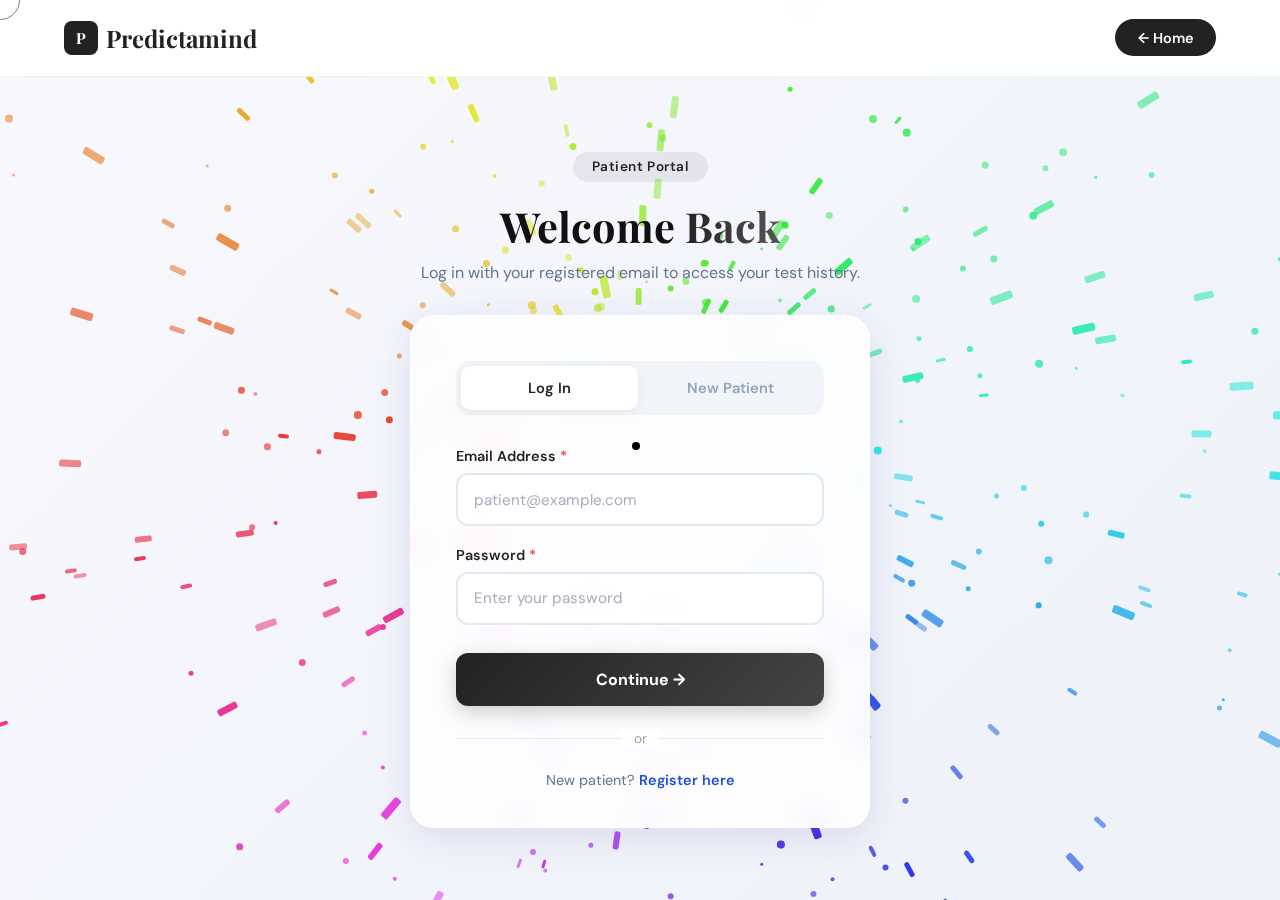
<file: login.html>
<!DOCTYPE html>
<html lang="en">

<head>
    <meta charset="UTF-8">
    <meta name="viewport" content="width=device-width, initial-scale=1.0">
    <title>Patient Login – Predictamind</title>
    <meta name="description" content="Returning patient? Log in to view your previous test results and history.">
    <link rel="preconnect" href="https://fonts.googleapis.com">
    <link rel="preconnect" href="https://fonts.gstatic.com" crossorigin>
    <link
        href="https://fonts.googleapis.com/css2?family=Playfair+Display:wght@400;600;700&family=DM+Sans:wght@400;500;600;700&display=swap"
        rel="stylesheet">
    <script src="js/cursor-trail.js" defer></script>
    <script src="js/floating-particles.js" defer></script>
    <style>
        *,
        *::before,
        *::after {
            margin: 0;
            padding: 0;
            box-sizing: border-box;
        }

        :root {
            --primary: #222;
            --accent: #222;
            --glass-bg: rgba(255, 255, 255, 0.82);
            --glass-border: rgba(255, 255, 255, 0.6);
            --glass-shadow: 0 8px 40px rgba(31, 38, 135, 0.12);
        }

        body {
            font-family: 'DM Sans', sans-serif;
            background: linear-gradient(135deg, #f8f9ff 0%, #eef1f8 100%);
            min-height: 100vh;
            display: flex;
            flex-direction: column;
            align-items: center;
            justify-content: center;
            padding: 2rem 1rem;
            cursor: none;
            color: #222;
        }

        /* Navbar */
        .navbar {
            position: fixed;
            top: 0;
            left: 0;
            right: 0;
            z-index: 1000;
            padding: 1.2rem 5%;
            background: rgba(255, 255, 255, 0.92);
            backdrop-filter: blur(20px);
            border-bottom: 1px solid rgba(0, 0, 0, 0.05);
            display: flex;
            justify-content: space-between;
            align-items: center;
        }

        .logo {
            font-family: 'Playfair Display', serif;
            font-size: 1.5rem;
            font-weight: 700;
            color: #222;
            text-decoration: none;
            display: flex;
            align-items: center;
            gap: 0.5rem;
        }

        .logo-icon {
            width: 34px;
            height: 34px;
            background: #222;
            border-radius: 8px;
            display: flex;
            align-items: center;
            justify-content: center;
            color: white;
            font-size: 0.95rem;
            font-weight: 700;
        }

        .nav-btn {
            padding: 0.6rem 1.4rem;
            background: #222;
            color: white;
            border-radius: 50px;
            text-decoration: none;
            font-weight: 600;
            font-size: 0.9rem;
            transition: 0.2s;
        }

        .nav-btn:hover {
            background: #444;
        }

        /* Page header */
        .page-header {
            text-align: center;
            margin-bottom: 2rem;
            margin-top: 5rem;
        }

        .section-label {
            display: inline-block;
            padding: 0.4rem 1.2rem;
            background: rgba(34, 34, 34, 0.08);
            color: #222;
            border-radius: 50px;
            font-size: 0.85rem;
            font-weight: 600;
            margin-bottom: 1rem;
            letter-spacing: 0.04em;
        }

        .page-header h1 {
            font-family: 'Playfair Display', serif;
            font-size: 2.6rem;
            font-weight: 700;
            color: #111;
            margin-bottom: 0.6rem;
        }

        .gradient-text {
            background: linear-gradient(90deg, #222, #555, #222);
            -webkit-background-clip: text;
            -webkit-text-fill-color: transparent;
            background-clip: text;
            background-size: 200% auto;
            animation: gradMove 4s linear infinite;
        }

        @keyframes gradMove {
            to {
                background-position: 200% center;
            }
        }

        .page-header p {
            color: #64748b;
            font-size: 1rem;
        }

        /* Card */
        .card {
            background: var(--glass-bg);
            backdrop-filter: blur(14px);
            border: 1px solid var(--glass-border);
            border-radius: 24px;
            box-shadow: var(--glass-shadow);
            padding: 2.8rem 2.8rem 2.4rem;
            width: 100%;
            max-width: 460px;
        }

        /* Tabs */
        .tabs {
            display: grid;
            grid-template-columns: 1fr 1fr;
            background: #f1f5f9;
            border-radius: 14px;
            padding: 5px;
            margin-bottom: 2rem;
            gap: 4px;
        }

        .tab-btn {
            padding: 0.75rem;
            border: none;
            background: transparent;
            border-radius: 10px;
            font-family: 'DM Sans', sans-serif;
            font-size: 0.92rem;
            font-weight: 600;
            color: #94a3b8;
            cursor: pointer;
            transition: all 0.2s;
        }

        .tab-btn.active {
            background: white;
            color: #222;
            box-shadow: 0 2px 10px rgba(0, 0, 0, 0.06);
        }

        /* Form elements */
        .form-group {
            margin-bottom: 1.25rem;
        }

        .form-label {
            display: block;
            font-weight: 600;
            font-size: 0.9rem;
            color: #222;
            margin-bottom: 0.5rem;
        }

        .form-label span {
            color: #ef4444;
        }

        .form-input {
            width: 100%;
            padding: 0.9rem 1rem;
            border: 2px solid #e2e8f0;
            border-radius: 12px;
            font-size: 0.95rem;
            font-family: 'DM Sans', sans-serif;
            background: rgba(255, 255, 255, 0.8);
            transition: all 0.22s;
            color: #222;
        }

        .form-input:focus {
            outline: none;
            border-color: #222;
            background: white;
            box-shadow: 0 0 0 4px rgba(34, 34, 34, 0.08);
        }

        .form-input::placeholder {
            color: #aab;
        }

        /* Submit button */
        .submit-btn {
            width: 100%;
            padding: 1rem;
            background: linear-gradient(135deg, #222, #444);
            color: white;
            border: none;
            border-radius: 12px;
            font-weight: 700;
            font-size: 1rem;
            cursor: pointer;
            transition: all 0.3s;
            margin-top: 0.5rem;
            font-family: 'DM Sans', sans-serif;
            box-shadow: 0 6px 20px rgba(34, 34, 34, 0.22);
        }

        .submit-btn:hover:not(:disabled) {
            transform: translateY(-2px);
            box-shadow: 0 12px 28px rgba(34, 34, 34, 0.28);
        }

        .submit-btn:disabled {
            opacity: 0.6;
            cursor: not-allowed;
        }

        .submit-btn.loading {
            background: #64748b;
        }

        .spinner {
            display: inline-block;
            width: 16px;
            height: 16px;
            border: 2.5px solid rgba(255, 255, 255, 0.4);
            border-top-color: white;
            border-radius: 50%;
            animation: spin 0.8s linear infinite;
            vertical-align: middle;
            margin-right: 7px;
        }

        @keyframes spin {
            to {
                transform: rotate(360deg);
            }
        }

        /* Feedback banners */
        .msg-box {
            display: none;
            padding: 0.8rem 1rem;
            border-radius: 10px;
            font-size: 0.9rem;
            margin-top: 1rem;
        }

        .msg-box.visible {
            display: block;
        }

        .msg-box.error {
            background: rgba(239, 68, 68, 0.08);
            border: 1px solid rgba(239, 68, 68, 0.3);
            color: #dc2626;
        }

        .msg-box.success {
            background: rgba(16, 185, 129, 0.08);
            border: 1px solid rgba(16, 185, 129, 0.3);
            color: #059669;
        }

        /* Divider */
        .divider {
            text-align: center;
            font-size: 0.85rem;
            color: #94a3b8;
            margin: 1.5rem 0;
            position: relative;
        }

        .divider::before {
            content: '';
            position: absolute;
            top: 50%;
            left: 0;
            right: 0;
            height: 1px;
            background: #e2e8f0;
        }

        .divider span {
            background: var(--glass-bg);
            padding: 0 0.8rem;
            position: relative;
        }

        /* Register link */
        .register-link {
            text-align: center;
            font-size: 0.9rem;
            color: #64748b;
        }

        .register-link a {
            color: #1d4ed8;
            font-weight: 600;
            text-decoration: none;
        }

        .register-link a:hover {
            text-decoration: underline;
        }

        /* Welcome banner shown after login */
        #welcomeBanner {
            display: none;
            text-align: center;
            margin-top: 1.5rem;
            padding: 1.2rem 1.5rem;
            background: #f5f5f5;
            border: 1px solid #ddd;
            border-radius: 14px;
            color: #222;
        }

        #welcomeBanner strong {
            font-size: 1.1rem;
        }
    </style>
</head>

<body>
    <nav class="navbar">
        <a href="index.html" class="logo">
            <div class="logo-icon">P</div>
            Predictamind
        </a>
        <a href="index.html" class="nav-btn">← Home</a>
    </nav>

    <div class="page-header">
        <span class="section-label">Patient Portal</span>
        <h1>Welcome <span class="gradient-text">Back</span></h1>
        <p>Log in with your registered email to access your test history.</p>
    </div>

    <div class="card">
        <!-- Tabs -->
        <div class="tabs">
            <button class="tab-btn active" id="tabLogin" onclick="showTab('login')">Log In</button>
            <button class="tab-btn" id="tabRegister" onclick="showTab('register')">New Patient</button>
        </div>

        <!-- LOGIN FORM -->
        <div id="loginPanel">
            <form id="loginForm">
                <div class="form-group">
                    <label class="form-label">Email Address <span>*</span></label>
                    <input type="email" class="form-input" id="loginEmail" placeholder="patient@example.com" required>
                </div>
                <div class="form-group">
                    <label class="form-label">Password <span>*</span></label>
                    <input type="password" class="form-input" id="loginPassword" placeholder="Enter your password"
                        required>
                </div>
                <button type="submit" class="submit-btn" id="loginBtn">Continue →</button>
                <div class="msg-box" id="loginMsg"></div>
            </form>
        </div>

        <!-- REGISTER REDIRECT PANEL -->
        <div id="registerPanel" style="display:none;">
            <p style="color:#64748b;font-size:0.9rem;margin-bottom:1.5rem;line-height:1.7;">
                First time here? Create your patient profile to begin your Alzheimer's detection assessment. It only
                takes a minute.
            </p>
            <a href="register.html?reregister=1" class="submit-btn"
                style="display:block;text-align:center;text-decoration:none;">
                Go to Registration →
            </a>
        </div>

        <div class="divider"><span>or</span></div>
        <p class="register-link" id="switchHint">
            New patient? <a href="register.html?reregister=1">Register here</a>
        </p>

        <div id="welcomeBanner">
            <strong id="welcomeName">Welcome back!</strong><br>
            <span style="font-size:0.88rem;color:#555;">Redirecting to your dashboard…</span>
        </div>
    </div>

    <script>
        // If already logged in, show a soft prompt instead of hard-redirecting
        // (so user can still switch to New Patient tab to re-register)

        function showTab(tab) {
            const isLogin = tab === 'login';
            document.getElementById('tabLogin').className = 'tab-btn' + (isLogin ? ' active' : '');
            document.getElementById('tabRegister').className = 'tab-btn' + (!isLogin ? ' active' : '');
            document.getElementById('loginPanel').style.display = isLogin ? 'block' : 'none';
            document.getElementById('registerPanel').style.display = isLogin ? 'none' : 'block';
            document.getElementById('switchHint').innerHTML = isLogin
                ? 'New patient? <a href="register.html?reregister=1">Register here</a>'
                : 'Already registered? <a href="#" onclick="showTab(\'login\');return false;">Log in</a>';
        }

        document.getElementById('loginForm').addEventListener('submit', async (e) => {
            e.preventDefault();
            const btn = document.getElementById('loginBtn');
            const msg = document.getElementById('loginMsg');
            const email = document.getElementById('loginEmail').value.trim();
            const password = document.getElementById('loginPassword').value;

            msg.className = 'msg-box';
            btn.disabled = true;
            btn.classList.add('loading');
            btn.innerHTML = '<span class="spinner"></span>Checking…';

            try {
                const res = await fetch('/login_patient', {
                    method: 'POST',
                    headers: { 'Content-Type': 'application/json' },
                    body: JSON.stringify({ email, password })
                });
                const data = await res.json();

                if (!res.ok) {
                    msg.textContent = data.error || 'Login failed. Please try again.';
                    msg.className = 'msg-box error visible';
                    btn.disabled = false;
                    btn.classList.remove('loading');
                    btn.innerHTML = 'Continue →';
                    return;
                }

                // Success — save session, show banner, redirect
                sessionStorage.setItem('patient_id', data.patient_id);
                sessionStorage.setItem('patient_name', data.name);

                const banner = document.getElementById('welcomeBanner');
                document.getElementById('welcomeName').textContent = `Welcome back, ${data.name}!`;
                banner.style.display = 'block';

                // Fetch test history from server to set session flags
                try {
                    const histRes = await fetch(`/get_patient/${data.patient_id}`);
                    if (histRes.ok) {
                        const hist = await histRes.json();
                        if (hist.blink_results && hist.blink_results.length > 0) {
                            sessionStorage.setItem('blink_done', '1');
                            sessionStorage.setItem('blink_count', hist.blink_results[0].blink_count);
                        }
                        if (hist.typing_results && hist.typing_results.length > 0) {
                            sessionStorage.setItem('typing_done', '1');
                            sessionStorage.setItem('typing_wpm', Math.round(hist.typing_results[0].wpm));
                            sessionStorage.setItem('typing_acc', hist.typing_results[0].accuracy);
                        }
                        if (hist.scans && hist.scans.length > 0) {
                            sessionStorage.setItem('mri_done', '1');
                            sessionStorage.setItem('mri_class', hist.scans[0].predicted_class);
                        }
                    }
                } catch (e) { /* proceed with redirect even if history fetch fails */ }

                // Redirect based on test progress
                let dest = 'blink_detection.html';
                if (sessionStorage.getItem('blink_done') === '1') {
                    dest = sessionStorage.getItem('typing_done') === '1' ? 'select_test.html' : 'typing_test.html';
                }
                setTimeout(() => { window.location.href = dest; }, 1500);

            } catch (err) {
                msg.textContent = 'Server error. Make sure Flask is running.';
                msg.className = 'msg-box error visible';
                btn.disabled = false;
                btn.classList.remove('loading');
                btn.innerHTML = 'Continue →';
            }
        });
    </script>
</body>

</html>
</file>
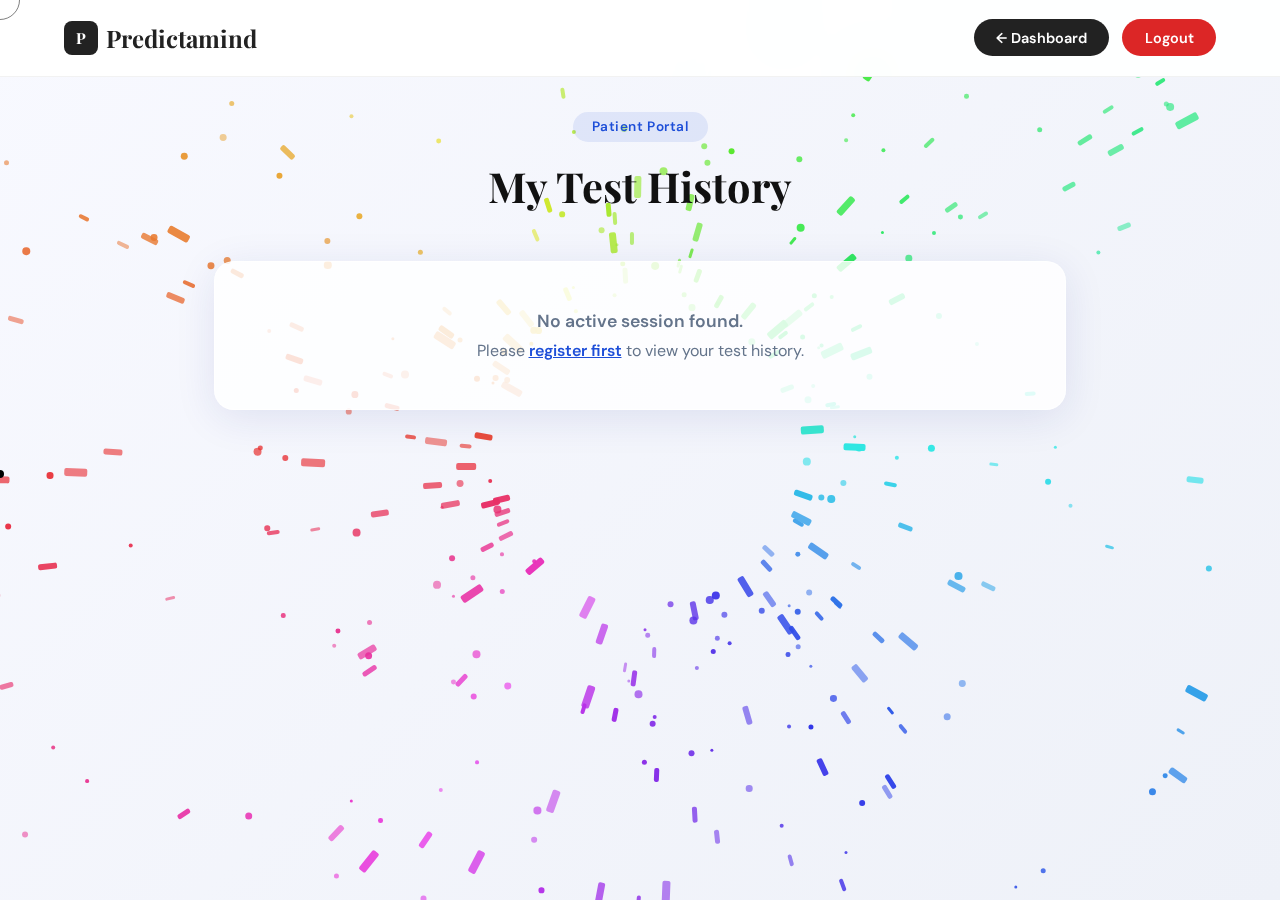
<file: patient_history.html>
<!DOCTYPE html>
<html lang="en">

<head>
    <meta charset="UTF-8">
    <meta name="viewport" content="width=device-width, initial-scale=1.0">
    <title>My Test History – Predictamind</title>
    <meta name="description" content="View your complete test history for Alzheimer's detection assessments.">
    <link rel="preconnect" href="https://fonts.googleapis.com">
    <link rel="preconnect" href="https://fonts.gstatic.com" crossorigin>
    <link
        href="https://fonts.googleapis.com/css2?family=Playfair+Display:wght@400;600;700&family=DM+Sans:wght@400;500;600;700&display=swap"
        rel="stylesheet">
    <script src="js/cursor-trail.js" defer></script>
    <script src="js/floating-particles.js" defer></script>
    <style>
        *,
        *::before,
        *::after {
            margin: 0;
            padding: 0;
            box-sizing: border-box;
        }

        :root {
            --primary: #222;
            --accent: #1d4ed8;
            --bg: linear-gradient(135deg, #f8f9ff 0%, #eef1f8 100%);
            --glass: rgba(255, 255, 255, 0.82);
            --glass-border: rgba(255, 255, 255, 0.6);
            --shadow: 0 8px 40px rgba(31, 38, 135, 0.1);
        }

        body {
            font-family: 'DM Sans', sans-serif;
            background: var(--bg);
            min-height: 100vh;
            color: #222;
            cursor: none;
        }

        .navbar {
            position: fixed;
            top: 0;
            left: 0;
            right: 0;
            z-index: 1000;
            padding: 1.2rem 5%;
            background: rgba(255, 255, 255, 0.92);
            backdrop-filter: blur(20px);
            border-bottom: 1px solid rgba(0, 0, 0, 0.05);
            display: flex;
            justify-content: space-between;
            align-items: center;
        }

        .logo {
            font-family: 'Playfair Display', serif;
            font-size: 1.5rem;
            font-weight: 700;
            color: #222;
            text-decoration: none;
            display: flex;
            align-items: center;
            gap: 0.5rem;
        }

        .logo-icon {
            width: 34px;
            height: 34px;
            background: #222;
            border-radius: 8px;
            display: flex;
            align-items: center;
            justify-content: center;
            color: white;
            font-size: 0.95rem;
            font-weight: 700;
        }

        .nav-back {
            padding: 0.6rem 1.4rem;
            background: #222;
            color: white;
            border-radius: 50px;
            text-decoration: none;
            font-weight: 600;
            font-size: 0.9rem;
        }

        .nav-back:hover {
            background: #444;
        }

        .page-wrap {
            max-width: 900px;
            margin: 0 auto;
            padding: 7rem 1.5rem 4rem;
        }

        .page-header {
            text-align: center;
            margin-bottom: 3rem;
        }

        .section-label {
            display: inline-block;
            padding: 0.4rem 1.2rem;
            background: rgba(29, 78, 216, 0.1);
            color: #1d4ed8;
            border-radius: 50px;
            font-size: 0.85rem;
            font-weight: 600;
            margin-bottom: 1rem;
            letter-spacing: 0.04em;
        }

        .page-header h1 {
            font-family: 'Playfair Display', serif;
            font-size: 2.6rem;
            font-weight: 700;
            color: #111;
            margin-bottom: 0.5rem;
        }

        .patient-pill {
            display: inline-flex;
            align-items: center;
            gap: 0.5rem;
            background: #f0fdf4;
            border: 1px solid #bbf7d0;
            color: #15803d;
            padding: 0.4rem 1.2rem;
            border-radius: 50px;
            font-size: 0.9rem;
            font-weight: 600;
            margin-top: 0.75rem;
        }

        .no-session {
            background: var(--glass);
            border: 1px solid var(--glass-border);
            border-radius: 20px;
            box-shadow: var(--shadow);
            padding: 3rem;
            text-align: center;
            color: #64748b;
        }

        .no-session a {
            color: #1d4ed8;
            font-weight: 600;
        }

        .stats-bar {
            display: grid;
            grid-template-columns: repeat(3, 1fr);
            gap: 1rem;
            margin-bottom: 2rem;
        }

        .stat-card {
            background: white;
            border-radius: 18px;
            padding: 1.5rem 1.2rem;
            text-align: center;
            box-shadow: 0 2px 12px rgba(0, 0, 0, 0.04);
        }

        .stat-icon {
            font-size: 1.6rem;
            margin-bottom: 0.4rem;
        }

        .stat-num {
            font-size: 1.8rem;
            font-weight: 800;
            color: #222;
        }

        .stat-lbl {
            font-size: 0.78rem;
            font-weight: 600;
            color: #94a3b8;
            text-transform: uppercase;
            letter-spacing: 0.05em;
        }

        .history-section {
            background: var(--glass);
            backdrop-filter: blur(14px);
            border: 1px solid var(--glass-border);
            border-radius: 22px;
            box-shadow: var(--shadow);
            margin-bottom: 1.5rem;
            overflow: hidden;
        }

        .section-head {
            display: flex;
            align-items: center;
            gap: 1rem;
            padding: 1.4rem 1.8rem;
            background: rgba(255, 255, 255, 0.5);
            border-bottom: 1px solid rgba(0, 0, 0, 0.05);
        }

        .section-head h2 {
            font-size: 1.1rem;
            font-weight: 700;
        }

        .badge-count {
            background: #e2e8f0;
            color: #475569;
            padding: 0.2rem 0.7rem;
            border-radius: 50px;
            font-size: 0.78rem;
            font-weight: 700;
        }

        .section-icon {
            width: 38px;
            height: 38px;
            border-radius: 12px;
            display: flex;
            align-items: center;
            justify-content: center;
            flex-shrink: 0;
        }

        .entries {
            padding: 0.5rem 0;
        }

        .entry-row {
            display: grid;
            padding: 1rem 1.8rem;
            border-bottom: 1px solid rgba(0, 0, 0, 0.04);
            transition: background 0.15s;
        }

        .entry-row:last-child {
            border-bottom: none;
        }

        .entry-row:hover {
            background: rgba(255, 255, 255, 0.6);
        }

        .mri-entry {
            grid-template-columns: 1fr 1fr auto;
            gap: 1rem;
            align-items: center;
        }

        .mri-class {
            display: inline-block;
            padding: 0.25rem 0.9rem;
            border-radius: 50px;
            font-size: 0.8rem;
            font-weight: 700;
        }

        .mri-class.normal {
            background: #dcfce7;
            color: #15803d;
        }

        .mri-class.mild {
            background: #fef9c3;
            color: #a16207;
        }

        .mri-class.moderate {
            background: #fef3c7;
            color: #b45309;
        }

        .mri-class.severe {
            background: #fee2e2;
            color: #dc2626;
        }

        .blink-entry {
            grid-template-columns: auto 1fr auto;
            gap: 1rem;
            align-items: center;
        }

        .blink-num {
            font-size: 2rem;
            font-weight: 800;
            color: #b45309;
            line-height: 1;
        }

        .typing-entry {
            grid-template-columns: auto auto 1fr auto;
            gap: 1.5rem;
            align-items: center;
        }

        .typing-stat {
            text-align: center;
        }

        .typing-stat .big {
            font-size: 1.6rem;
            font-weight: 800;
            color: #1d4ed8;
            line-height: 1;
        }

        .typing-stat .lbl {
            font-size: 0.72rem;
            color: #94a3b8;
            text-transform: uppercase;
            font-weight: 600;
        }

        .typing-risk {
            display: inline-block;
            padding: 0.25rem 0.9rem;
            border-radius: 50px;
            font-size: 0.8rem;
            font-weight: 700;
        }

        .typing-risk.risk-low {
            background: #dcfce7;
            color: #15803d;
        }

        .typing-risk.risk-moderate {
            background: #fef9c3;
            color: #a16207;
        }

        .typing-risk.risk-high {
            background: #fee2e2;
            color: #dc2626;
        }

        .typing-details {
            font-size: 0.78rem;
            color: #94a3b8;
            margin-top: 0.3rem;
        }

        .empty-section {
            padding: 2rem 1.8rem;
            text-align: center;
            color: #94a3b8;
            font-size: 0.9rem;
        }

        .date-chip {
            font-size: 0.78rem;
            color: #94a3b8;
            background: #f8fafc;
            padding: 0.2rem 0.6rem;
            border-radius: 6px;
            white-space: nowrap;
        }

        .bottom-nav {
            display: flex;
            gap: 1rem;
            justify-content: center;
            margin-top: 2.5rem;
            flex-wrap: wrap;
        }

        .btn-primary {
            padding: 0.9rem 2rem;
            background: #222;
            color: white;
            border-radius: 50px;
            text-decoration: none;
            font-weight: 700;
            font-size: 0.95rem;
            transition: all 0.2s;
        }

        .btn-primary:hover {
            background: #444;
            transform: translateY(-2px);
        }

        .btn-outline {
            padding: 0.9rem 2rem;
            border: 2px solid #222;
            color: #222;
            border-radius: 50px;
            text-decoration: none;
            font-weight: 700;
            font-size: 0.95rem;
            transition: all 0.2s;
        }

        .btn-outline:hover {
            background: #222;
            color: white;
        }

        @media (max-width: 640px) {
            .stats-bar {
                grid-template-columns: 1fr;
            }

            .typing-entry {
                grid-template-columns: auto auto;
                grid-template-rows: auto auto;
            }
        }
    </style>
</head>

<body>
    <nav class="navbar">
        <a href="index.html" class="logo">
            <div class="logo-icon">P</div>
            Predictamind
        </a>
        <div style="display:flex;gap:0.8rem;align-items:center;">
            <a href="select_test.html" class="nav-back">← Dashboard</a>
            <a href="#" class="nav-back" onclick="sessionStorage.clear();window.location.href='login.html';"
                style="background:#dc2626;">Logout</a>
        </div>
    </nav>

    <div class="page-wrap">
        <div class="page-header">
            <span class="section-label">Patient Portal</span>
            <h1>My Test History</h1>
            <div id="patientPill" class="patient-pill" style="display:none;">
                <span>👤</span>
                <span id="patientName">—</span>
            </div>
        </div>

        <div id="noSession" class="no-session" style="display:none;">
            <p style="font-size:1.1rem;font-weight:600;margin-bottom:0.5rem;">No active session found.</p>
            <p>Please <a href="register.html">register first</a> to view your test history.</p>
        </div>

        <div id="mainContent" style="display:none;">

            <div class="stats-bar">
                <div class="stat-card">
                    <div class="stat-icon">🧠</div>
                    <div class="stat-num" id="mriCount">0</div>
                    <div class="stat-lbl">MRI Scans</div>
                </div>
                <div class="stat-card">
                    <div class="stat-icon">👁️</div>
                    <div class="stat-num" id="blinkCount">0</div>
                    <div class="stat-lbl">Blink Tests</div>
                </div>
                <div class="stat-card">
                    <div class="stat-icon">⌨️</div>
                    <div class="stat-num" id="typingCount">0</div>
                    <div class="stat-lbl">Typing Tests</div>
                </div>
            </div>

            <div class="history-section">
                <div class="section-head">
                    <div class="section-icon" style="background:#dbeafe;">
                        <svg width="20" height="20" viewBox="0 0 24 24" fill="none" stroke="#1d4ed8" stroke-width="2.2"
                            stroke-linecap="round" stroke-linejoin="round">
                            <ellipse cx="12" cy="12" rx="10" ry="10" />
                            <path
                                d="M2 12h20M12 2a15.3 15.3 0 0 1 4 10 15.3 15.3 0 0 1-4 10 15.3 15.3 0 0 1-4-10 15.3 15.3 0 0 1 4-10z" />
                        </svg>
                    </div>
                    <h2>Brain MRI Scans</h2>
                    <span class="badge-count" id="mriCountBadge">0</span>
                </div>
                <div class="entries" id="mriEntries">
                    <div class="empty-section">No MRI scans uploaded yet.</div>
                </div>
            </div>

            <div class="history-section">
                <div class="section-head">
                    <div class="section-icon" style="background:#fef3c7;">
                        <svg width="20" height="20" viewBox="0 0 24 24" fill="none" stroke="#b45309" stroke-width="2.2"
                            stroke-linecap="round" stroke-linejoin="round">
                            <path d="M1 12s4-8 11-8 11 8 11 8-4 8-11 8-11-8-11-8z" />
                            <circle cx="12" cy="12" r="3" />
                        </svg>
                    </div>
                    <h2>Blink Detection Tests</h2>
                    <span class="badge-count" id="blinkCountBadge">0</span>
                </div>
                <div class="entries" id="blinkEntries">
                    <div class="empty-section">No blink tests recorded yet.</div>
                </div>
            </div>

            <div class="history-section">
                <div class="section-head">
                    <div class="section-icon" style="background:#dcfce7;">
                        <svg width="20" height="20" viewBox="0 0 24 24" fill="none" stroke="#15803d" stroke-width="2.2"
                            stroke-linecap="round" stroke-linejoin="round">
                            <rect x="2" y="3" width="20" height="14" rx="2" />
                            <path d="M8 21h8M12 17v4" />
                        </svg>
                    </div>
                    <h2>Typing Speed Tests</h2>
                    <span class="badge-count" id="typingCountBadge">0</span>
                </div>
                <div class="entries" id="typingEntries">
                    <div class="empty-section">No typing tests recorded yet.</div>
                </div>
            </div>

            <div class="bottom-nav">
                <a href="select_test.html" class="btn-primary">Dashboard</a>
                <a href="results.html" class="btn-outline">View Summary</a>
            </div>
        </div>
    </div>

    <script>
        const patientId = sessionStorage.getItem('patient_id');
        const patientName = sessionStorage.getItem('patient_name') || 'Patient';

        if (!patientId) {
            document.getElementById('noSession').style.display = 'block';
        } else {
            document.getElementById('patientPill').style.display = 'inline-flex';
            document.getElementById('patientName').textContent = patientName;
            loadHistory(patientId);
        }

        async function loadHistory(id) {
            try {
                const res = await fetch(`/get_patient/${id}`);
                if (!res.ok) throw new Error('Failed to fetch');
                const data = await res.json();
                document.getElementById('mainContent').style.display = 'block';
                renderMRI(data.scans || []);
                renderBlink(data.blink_results || []);
                renderTyping(data.typing_results || []);
            } catch (e) {
                document.getElementById('noSession').style.display = 'block';
                document.getElementById('noSession').innerHTML = `<p>Error loading history. Make sure the server is running.</p>`;
            }
        }

        function mriClass(cls) {
            if (!cls) return 'normal';
            const c = cls.toLowerCase();
            if (c.includes('nondemented') || c.includes('normal') || c.includes('no')) return 'normal';
            if (c.includes('veryMild') || c.includes('very mild') || c.includes('mild')) return 'mild';
            if (c.includes('moderate')) return 'moderate';
            if (c.includes('severe') || c.includes('demented')) return 'severe';
            return 'normal';
        }

        function renderMRI(scans) {
            const el = document.getElementById('mriEntries');
            document.getElementById('mriCount').textContent = scans.length;
            document.getElementById('mriCountBadge').textContent = scans.length;
            if (!scans.length) return;
            el.innerHTML = scans.map(s => `
                <div class="entry-row mri-entry">
                    <div>
                        <div style="font-weight:600;margin-bottom:0.2rem;">${s.scan_type || 'MRI'} Scan</div>
                        <div style="font-size:0.82rem;color:#64748b;">Scan date: ${s.scan_date || '—'}</div>
                    </div>
                    <div>
                        <span class="mri-class ${mriClass(s.predicted_class)}">${s.predicted_class || 'No result'}</span>
                        ${s.confidence ? `<span style="font-size:0.8rem;color:#94a3b8;margin-left:0.5rem;">${s.confidence}% confidence</span>` : ''}
                    </div>
                    <span class="date-chip">${s.created_at}</span>
                </div>
            `).join('');
        }

        function renderBlink(results) {
            const el = document.getElementById('blinkEntries');
            document.getElementById('blinkCount').textContent = results.length;
            document.getElementById('blinkCountBadge').textContent = results.length;
            if (!results.length) return;
            el.innerHTML = results.map(r => `
                <div class="entry-row blink-entry">
                    <div class="blink-num">${r.blink_count}</div>
                    <div>
                        <div style="font-weight:600;">Blinks detected</div>
                        <div style="font-size:0.82rem;color:#64748b;">in ${r.duration || 30}s session</div>
                    </div>
                    <span class="date-chip">${r.created_at}</span>
                </div>
            `).join('');
        }

        function renderTyping(results) {
            const el = document.getElementById('typingEntries');
            document.getElementById('typingCount').textContent = results.length;
            document.getElementById('typingCountBadge').textContent = results.length;
            if (!results.length) return;
            el.innerHTML = results.map(r => {

                let riskBadge = '';
                if (r.risk_score !== null && r.risk_score !== undefined) {
                    let riskCls = 'risk-low', riskLabel = '🟢 Low Risk';
                    if (r.risk_score >= 60) { riskCls = 'risk-high'; riskLabel = '🔴 High Risk'; }
                    else if (r.risk_score >= 30) { riskCls = 'risk-moderate'; riskLabel = '🟡 Moderate Risk'; }
                    riskBadge = `<span class="typing-risk ${riskCls}">${r.risk_score}/100 — ${riskLabel}</span>`;
                }

                let detailsLine = '';
                if (r.backspace_count !== null && r.backspace_count !== undefined) {
                    detailsLine = `<div class="typing-details">Backspaces: ${r.backspace_count} · Pauses: ${r.pause_count || 0} · Hesitations: ${r.hesitation_count || 0} · Avg Delay: ${r.avg_key_delay || 0}ms</div>`;
                }

                return `
                <div class="entry-row typing-entry">
                    <div class="typing-stat">
                        <div class="big">${Math.round(r.wpm)}</div>
                        <div class="lbl">WPM</div>
                    </div>
                    <div class="typing-stat">
                        <div class="big" style="color:#15803d;">${r.accuracy}%</div>
                        <div class="lbl">Accuracy</div>
                    </div>
                    <div>
                        ${riskBadge}
                        ${detailsLine}
                    </div>
                    <span class="date-chip">${r.created_at}</span>
                </div>`;
            }).join('');
        }
    </script>
</body>

</html>
</file>
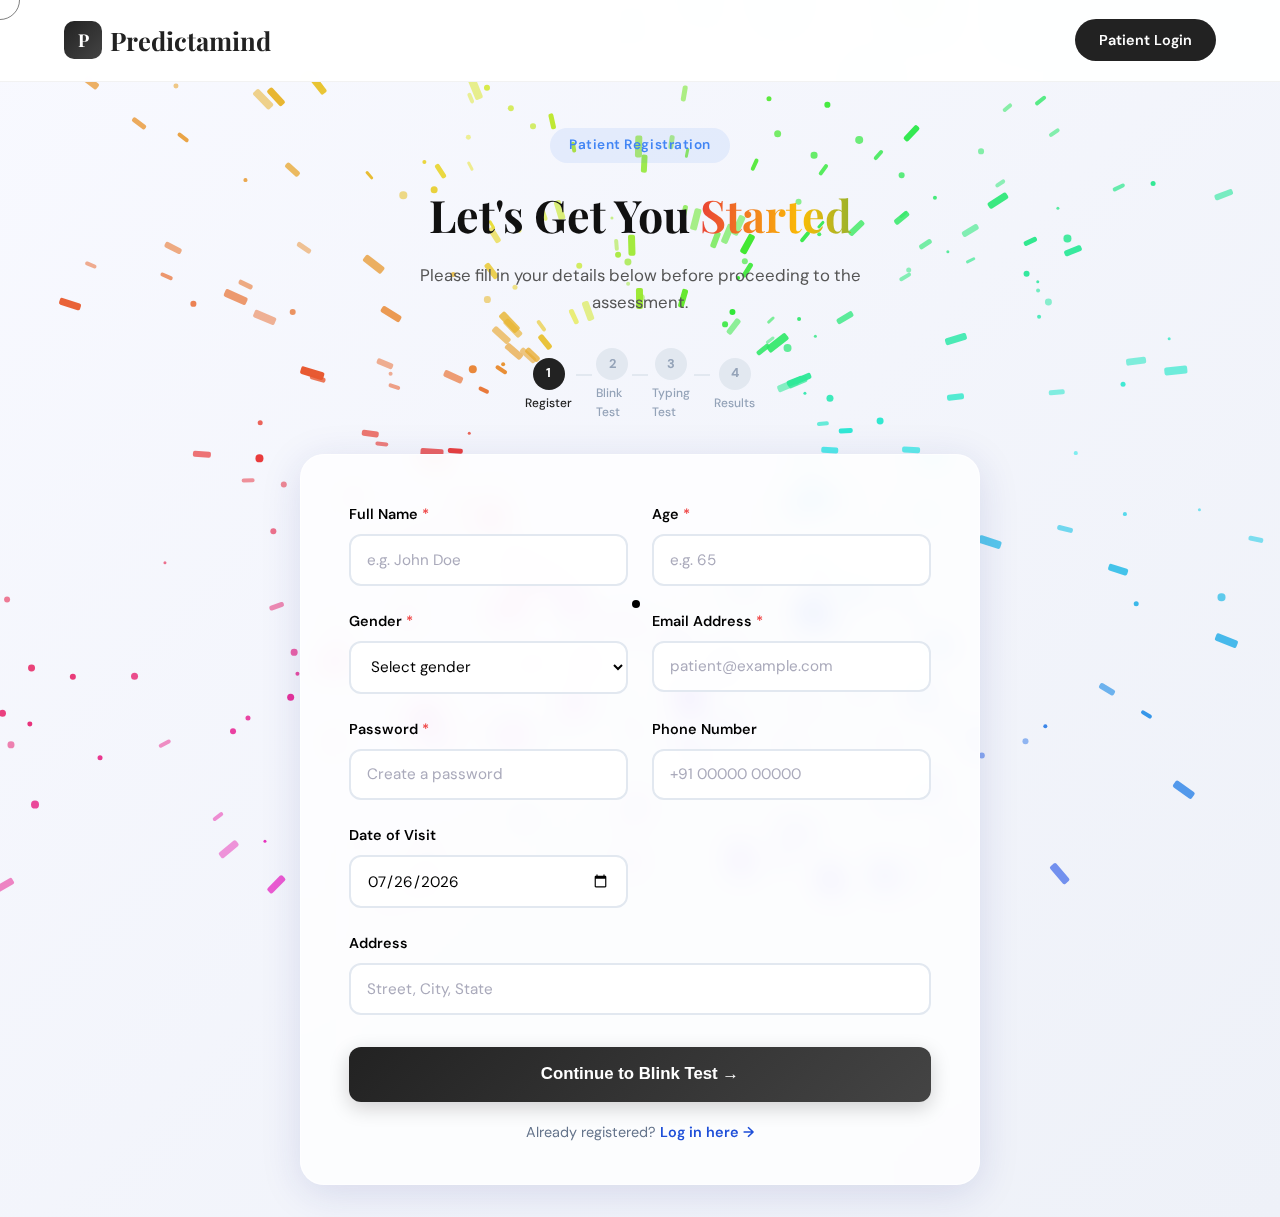
<file: register.html>
<!DOCTYPE html>
<html lang="en">

<head>
    <meta charset="UTF-8">
    <meta name="viewport" content="width=device-width, initial-scale=1.0">
    <title>Patient Registration – Predictamind</title>
    <meta name="description" content="Register as a patient to begin your Alzheimer's detection assessment.">
    <link rel="preconnect" href="https://fonts.googleapis.com">
    <link rel="preconnect" href="https://fonts.gstatic.com" crossorigin>
    <link
        href="https://fonts.googleapis.com/css2?family=Playfair+Display:wght@400;600;700&family=DM+Sans:wght@400;500;600;700&display=swap"
        rel="stylesheet">
    <script src="js/cursor-trail.js" defer></script>
    <script src="js/floating-particles.js" defer></script>
    <style>
        *,
        *::before,
        *::after {
            margin: 0;
            padding: 0;
            box-sizing: border-box;
        }

        :root {
            --primary: #222222;
            --primary-light: #444444;
            --accent: #000000;
            --dark: #000000;
            --text-primary: #000000;
            --text-secondary: #555555;
            --glass-bg: rgba(255, 255, 255, 0.78);
            --glass-border: rgba(255, 255, 255, 0.6);
            --glass-shadow: 0 8px 40px 0 rgba(31, 38, 135, 0.13);
        }

        body {
            font-family: 'DM Sans', Arial, sans-serif;
            line-height: 1.6;
            color: var(--text-primary);
            min-height: 100vh;
            background: linear-gradient(135deg, #f8f9ff 0%, #eef1f8 100%);
            display: flex;
            flex-direction: column;
            align-items: center;
            justify-content: center;
            padding: 2rem 1rem;
            cursor: none;
        }

        /* Navbar */
        .navbar {
            position: fixed;
            top: 0;
            left: 0;
            right: 0;
            z-index: 1000;
            padding: 1.2rem 5%;
            background: rgba(255, 255, 255, 0.92);
            backdrop-filter: blur(20px);
            border-bottom: 1px solid rgba(0, 0, 0, 0.05);
        }

        .nav-container {
            max-width: 1400px;
            margin: 0 auto;
            display: flex;
            justify-content: space-between;
            align-items: center;
        }

        .logo {
            font-family: 'Playfair Display', serif;
            font-size: 1.6rem;
            font-weight: 700;
            color: var(--primary);
            text-decoration: none;
            display: flex;
            align-items: center;
            gap: 0.5rem;
        }

        .logo-icon {
            width: 38px;
            height: 38px;
            background: linear-gradient(135deg, #222, #444);
            border-radius: 10px;
            display: flex;
            align-items: center;
            justify-content: center;
            color: white;
            font-weight: 700;
            font-size: 1.1rem;
        }

        .nav-home {
            padding: 0.6rem 1.5rem;
            background: var(--primary);
            color: white;
            border-radius: 50px;
            text-decoration: none;
            font-weight: 600;
            font-size: 0.9rem;
            transition: all 0.3s ease;
        }

        .nav-home:hover {
            background: #444;
            transform: translateY(-2px);
        }

        /* Hero heading */
        .page-header {
            text-align: center;
            margin-top: 6rem;
            margin-bottom: 2rem;
        }

        .section-label {
            display: inline-block;
            padding: 0.4rem 1.2rem;
            background: rgba(66, 133, 244, 0.1);
            color: #4285F4;
            border-radius: 50px;
            font-size: 0.85rem;
            font-weight: 600;
            margin-bottom: 1rem;
            letter-spacing: 0.04em;
        }

        .page-header h1 {
            font-family: 'Playfair Display', serif;
            font-size: 2.8rem;
            font-weight: 700;
            color: #111;
            margin-bottom: 0.75rem;
        }

        .gradient-text {
            background: linear-gradient(90deg, #EA4335, #FBBC05, #34A853, #4285F4);
            -webkit-background-clip: text;
            -webkit-text-fill-color: transparent;
            background-clip: text;
            background-size: 200% auto;
            animation: gradientMove 5s linear infinite;
        }

        @keyframes gradientMove {
            0% {
                background-position: 0% 50%;
            }

            100% {
                background-position: 200% 50%;
            }
        }

        .page-header p {
            color: var(--text-secondary);
            font-size: 1.05rem;
            max-width: 500px;
            margin: 0 auto;
        }

        /* Card */
        .card {
            background: var(--glass-bg);
            backdrop-filter: blur(14px);
            -webkit-backdrop-filter: blur(14px);
            border: 1px solid var(--glass-border);
            border-radius: 24px;
            box-shadow: var(--glass-shadow);
            padding: 3rem 3rem 2.5rem;
            width: 100%;
            max-width: 680px;
        }

        /* Form */
        .form-grid {
            display: grid;
            grid-template-columns: 1fr 1fr;
            gap: 1.5rem;
            margin-bottom: 1.5rem;
        }

        .form-group {
            display: flex;
            flex-direction: column;
        }

        .form-group.full {
            grid-column: 1 / -1;
        }

        .form-label {
            font-weight: 600;
            font-size: 0.9rem;
            color: var(--text-primary);
            margin-bottom: 0.5rem;
        }

        .form-label span {
            color: #ef4444;
        }

        .form-input,
        .form-select {
            padding: 0.85rem 1rem;
            border: 2px solid #e2e8f0;
            border-radius: 12px;
            font-size: 0.95rem;
            font-family: 'DM Sans', sans-serif;
            background: rgba(255, 255, 255, 0.8);
            transition: all 0.25s ease;
            color: var(--text-primary);
        }

        .form-input:focus,
        .form-select:focus {
            outline: none;
            border-color: #4285F4;
            background: white;
            box-shadow: 0 0 0 4px rgba(66, 133, 244, 0.1);
        }

        .form-input::placeholder {
            color: #aab;
        }

        /* Submit */
        .submit-btn {
            width: 100%;
            padding: 1.1rem;
            background: linear-gradient(135deg, #222, #444);
            color: white;
            border: none;
            border-radius: 12px;
            font-weight: 700;
            font-size: 1.05rem;
            cursor: pointer;
            transition: all 0.3s ease;
            box-shadow: 0 6px 20px rgba(0, 0, 0, 0.18);
            margin-top: 0.5rem;
            position: relative;
            overflow: hidden;
        }

        .submit-btn:hover:not(:disabled) {
            transform: translateY(-2px);
            box-shadow: 0 12px 30px rgba(0, 0, 0, 0.22);
        }

        .submit-btn:disabled {
            opacity: 0.6;
            cursor: not-allowed;
        }

        .submit-btn.loading {
            background: linear-gradient(135deg, #64748b, #94a3b8);
        }

        .spinner {
            display: inline-block;
            width: 18px;
            height: 18px;
            border: 2.5px solid rgba(255, 255, 255, 0.4);
            border-top-color: white;
            border-radius: 50%;
            animation: spin 0.8s linear infinite;
            vertical-align: middle;
            margin-right: 8px;
        }

        @keyframes spin {
            to {
                transform: rotate(360deg);
            }
        }

        /* Error */
        .error-msg {
            display: none;
            background: rgba(239, 68, 68, 0.08);
            border: 1px solid rgba(239, 68, 68, 0.3);
            color: #dc2626;
            padding: 0.75rem 1rem;
            border-radius: 10px;
            font-size: 0.9rem;
            margin-top: 1rem;
        }

        .error-msg.visible {
            display: block;
        }

        /* Steps bar */
        .steps {
            display: flex;
            align-items: center;
            justify-content: center;
            gap: 0;
            margin-bottom: 2rem;
        }

        .step {
            display: flex;
            flex-direction: column;
            align-items: center;
            flex: 1;
            max-width: 120px;
        }

        .step-dot {
            width: 32px;
            height: 32px;
            border-radius: 50%;
            display: flex;
            align-items: center;
            justify-content: center;
            font-size: 0.8rem;
            font-weight: 700;
            background: #e2e8f0;
            color: #94a3b8;
            transition: all 0.3s;
        }

        .step.active .step-dot {
            background: #222;
            color: white;
        }

        .step-label {
            font-size: 0.75rem;
            color: #94a3b8;
            margin-top: 4px;
            font-weight: 500;
        }

        .step.active .step-label {
            color: #222;
        }

        .step-line {
            flex: 1;
            height: 2px;
            background: #e2e8f0;
            margin: 0 4px;
            margin-bottom: 20px;
        }

        @media (max-width: 640px) {
            .form-grid {
                grid-template-columns: 1fr;
            }

            .card {
                padding: 2rem 1.5rem;
            }

            .page-header h1 {
                font-size: 2rem;
            }
        }
    </style>
</head>

<body>
    <nav class="navbar">
        <div class="nav-container">
            <a href="index.html" class="logo">
                <div class="logo-icon">P</div>
                Predictamind
            </a>
            <a href="login.html" class="nav-home">Patient Login</a>
        </div>
    </nav>

    <div class="page-header">
        <span class="section-label">Patient Registration</span>
        <h1>Let's Get You <span class="gradient-text">Started</span></h1>
        <p>Please fill in your details below before proceeding to the assessment.</p>
    </div>

    <!-- Progress steps -->
    <div class="steps">
        <div class="step active">
            <div class="step-dot">1</div>
            <span class="step-label">Register</span>
        </div>
        <div class="step-line"></div>
        <div class="step">
            <div class="step-dot">2</div>
            <span class="step-label">Blink Test</span>
        </div>
        <div class="step-line"></div>
        <div class="step">
            <div class="step-dot">3</div>
            <span class="step-label">Typing Test</span>
        </div>
        <div class="step-line"></div>
        <div class="step">
            <div class="step-dot">4</div>
            <span class="step-label">Results</span>
        </div>
    </div>

    <div class="card">
        <form id="registerForm">
            <div class="form-grid">
                <div class="form-group">
                    <label class="form-label">Full Name <span>*</span></label>
                    <input type="text" class="form-input" id="name" placeholder="e.g. John Doe" required>
                </div>
                <div class="form-group">
                    <label class="form-label">Age <span>*</span></label>
                    <input type="number" class="form-input" id="age" placeholder="e.g. 65" min="1" max="120" required>
                </div>
                <div class="form-group">
                    <label class="form-label">Gender <span>*</span></label>
                    <select class="form-select" id="gender" required>
                        <option value="">Select gender</option>
                        <option value="Male">Male</option>
                        <option value="Female">Female</option>
                        <option value="Other">Other</option>
                        <option value="Prefer not to say">Prefer not to say</option>
                    </select>
                </div>
                <div class="form-group">
                    <label class="form-label">Email Address <span>*</span></label>
                    <input type="email" class="form-input" id="email" placeholder="patient@example.com" required>
                </div>
                <div class="form-group">
                    <label class="form-label">Password <span>*</span></label>
                    <input type="password" class="form-input" id="password" placeholder="Create a password" required>
                </div>
                <div class="form-group">
                    <label class="form-label">Phone Number</label>
                    <input type="tel" class="form-input" id="phone" placeholder="+91 00000 00000">
                </div>
                <div class="form-group">
                    <label class="form-label">Date of Visit</label>
                    <input type="date" class="form-input" id="visitDate">
                </div>
                <div class="form-group full">
                    <label class="form-label">Address</label>
                    <input type="text" class="form-input" id="address" placeholder="Street, City, State">
                </div>
            </div>

            <button type="submit" class="submit-btn" id="submitBtn">
                Continue to Blink Test →
            </button>

            <div class="error-msg" id="errorMsg"></div>

            <p style="text-align:center;margin-top:1.2rem;font-size:0.9rem;color:#64748b;">
                Already registered? <a href="login.html" style="color:#1d4ed8;font-weight:600;text-decoration:none;">Log
                    in here →</a>
            </p>
        </form>
    </div>

    <script>
        // Pre-fill today's date
        document.getElementById('visitDate').value = new Date().toISOString().split('T')[0];

        // If coming from Re-register link OR no session yet, allow form
        // If session exists AND not explicitly re-registering, skip form
        const isReregister = new URLSearchParams(window.location.search).get('reregister') === '1';
        if (isReregister) {
            // Clear all session data so the new patient starts fresh
            sessionStorage.clear();
        } else if (sessionStorage.getItem('patient_id')) {
            // Redirect based on test progress
            if (sessionStorage.getItem('blink_done') !== '1') {
                window.location.href = 'blink_detection.html';
            } else if (sessionStorage.getItem('typing_done') !== '1') {
                window.location.href = 'typing_test.html';
            } else {
                window.location.href = 'select_test.html';
            }
        }

        const form = document.getElementById('registerForm');
        const submitBtn = document.getElementById('submitBtn');
        const errorMsg = document.getElementById('errorMsg');

        form.addEventListener('submit', async (e) => {
            e.preventDefault();
            errorMsg.classList.remove('visible');

            const name = document.getElementById('name').value.trim();
            const age = document.getElementById('age').value;
            const gender = document.getElementById('gender').value;
            const email = document.getElementById('email').value.trim();
            const password = document.getElementById('password').value;
            const phone = document.getElementById('phone').value.trim();
            const address = document.getElementById('address').value.trim();

            if (!name || !age || !gender || !email || !password) {
                errorMsg.textContent = 'Please fill in all required fields.';
                errorMsg.classList.add('visible');
                return;
            }

            submitBtn.disabled = true;
            submitBtn.classList.add('loading');
            submitBtn.innerHTML = '<span class="spinner"></span>Registering...';

            try {
                const res = await fetch('/register_patient', {
                    method: 'POST',
                    headers: { 'Content-Type': 'application/json' },
                    body: JSON.stringify({ name, age: parseInt(age), gender, email, password, phone, address })
                });

                const data = await res.json();

                if (!res.ok) {
                    throw new Error(data.error || 'Registration failed');
                }

                sessionStorage.setItem('patient_id', data.patient_id);
                sessionStorage.setItem('patient_name', data.name);

                window.location.href = 'blink_detection.html';

            } catch (err) {
                errorMsg.textContent = err.message || 'Server error. Make sure Flask is running.';
                errorMsg.classList.add('visible');
                submitBtn.disabled = false;
                submitBtn.classList.remove('loading');
                submitBtn.innerHTML = 'Continue to Blink Test →';
            }
        });
    </script>
</body>

</html>
</file>
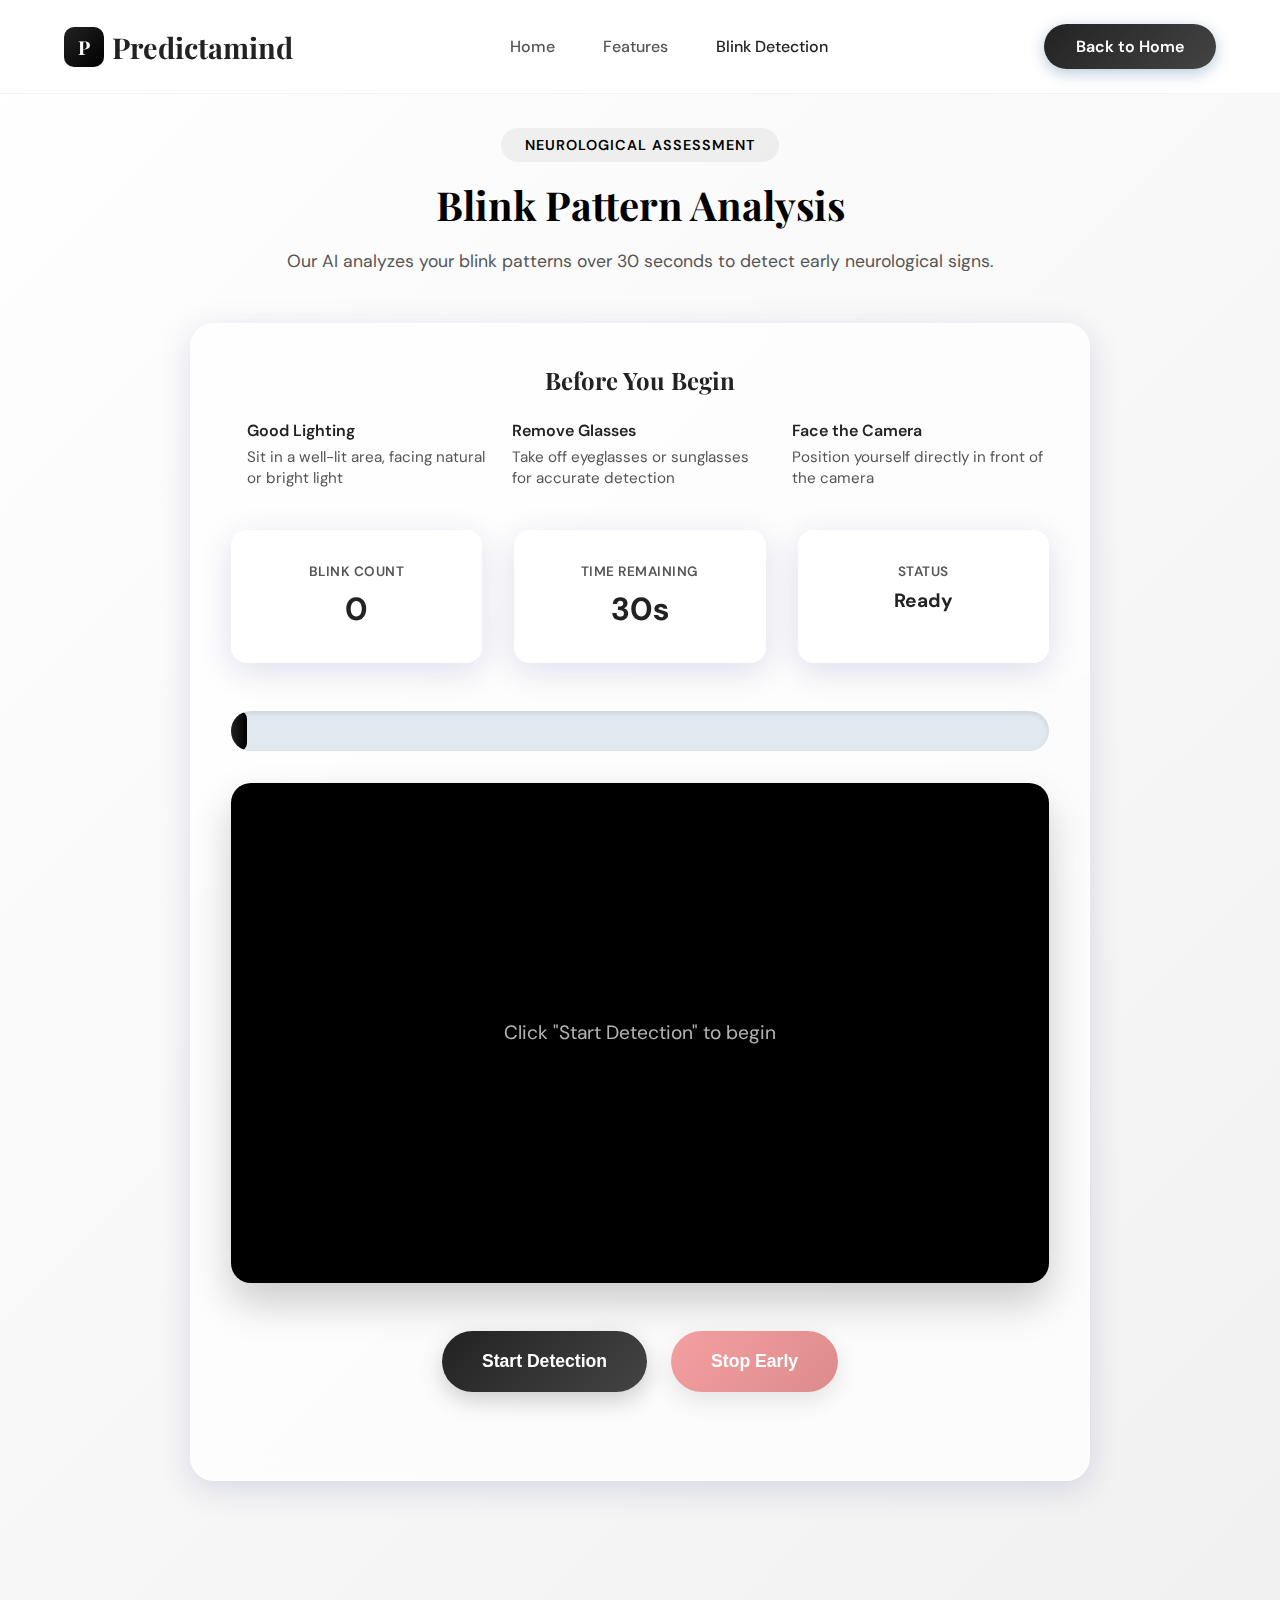
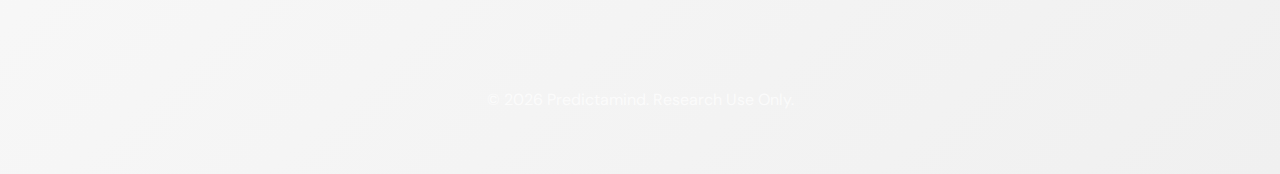
<file: results.html>
<!DOCTYPE html>
<html lang="en">

<head>
    <meta charset="UTF-8">
    <meta name="viewport" content="width=device-width, initial-scale=1.0">
    <title>Assessment Results – Predictamind</title>
    <link rel="preconnect" href="https://fonts.googleapis.com">
    <link rel="preconnect" href="https://fonts.gstatic.com" crossorigin>
    <link
        href="https://fonts.googleapis.com/css2?family=Playfair+Display:wght@400;600;700&family=DM+Sans:wght@400;500;600;700&display=swap"
        rel="stylesheet">
    <script src="js/cursor-trail.js" defer></script>
    <script src="js/floating-particles.js" defer></script>
    <style>
        * {
            margin: 0;
            padding: 0;
            box-sizing: border-box;
        }

        :root {
            --primary: #222;
            --glass: rgba(255, 255, 255, 0.85);
            --border: rgba(255, 255, 255, 0.4);
        }

        body {
            font-family: 'DM Sans', sans-serif;
            min-height: 100vh;
            background: linear-gradient(135deg, #f8f9ff 0%, #eef1f8 100%);
            display: flex;
            flex-direction: column;
            align-items: center;
            padding: 7rem 1.5rem 4rem;
            cursor: none;
        }

        .navbar {
            position: fixed;
            top: 0;
            left: 0;
            right: 0;
            z-index: 1000;
            padding: 1.2rem 5%;
            background: rgba(255, 255, 255, 0.92);
            backdrop-filter: blur(20px);
            border-bottom: 1px solid rgba(0, 0, 0, 0.05);
        }

        .nav-container {
            max-width: 1200px;
            margin: 0 auto;
            display: flex;
            justify-content: space-between;
            align-items: center;
        }

        .logo {
            font-family: 'Playfair Display', serif;
            font-size: 1.6rem;
            font-weight: 700;
            color: #222;
            text-decoration: none;
            display: flex;
            align-items: center;
            gap: 0.5rem;
        }

        .logo-icon {
            width: 38px;
            height: 38px;
            background: #222;
            border-radius: 10px;
            display: flex;
            align-items: center;
            justify-content: center;
            color: white;
        }

        .header {
            text-align: center;
            margin-bottom: 3rem;
        }

        .header h1 {
            font-family: 'Playfair Display', serif;
            font-size: 2.8rem;
            margin-bottom: 0.5rem;
            color: #111;
        }

        .header p {
            color: #666;
            font-size: 1.1rem;
        }

        .results-grid {
            display: grid;
            grid-template-columns: repeat(auto-fit, minmax(300px, 1fr));
            gap: 2rem;
            width: 100%;
            max-width: 1000px;
        }

        .result-card {
            background: var(--glass);
            backdrop-filter: blur(15px);
            border: 1px solid var(--border);
            border-radius: 24px;
            padding: 2rem;
            box-shadow: 0 10px 30px rgba(0, 0, 0, 0.05);
            transition: transform 0.3s;
        }

        .result-card:hover {
            transform: translateY(-5px);
        }

        .card-title {
            font-family: 'Playfair Display', serif;
            font-size: 1.4rem;
            margin-bottom: 1rem;
            display: flex;
            align-items: center;
            gap: 0.8rem;
        }

        .status-badge {
            font-size: 0.75rem;
            padding: 0.3rem 0.8rem;
            border-radius: 50px;
            font-weight: 700;
            text-transform: uppercase;
        }

        .status-badge.done {
            background: #dcfce7;
            color: #15803d;
        }

        .status-badge.pending {
            background: #f1f5f9;
            color: #64748b;
        }

        .result-detail {
            margin-top: 1.5rem;
            font-size: 1rem;
            color: #444;
        }

        .result-detail strong {
            color: #111;
            font-size: 1.5rem;
        }

        .summary-card {
            grid-column: 1 / -1;
            background: #222;
            color: white;
            padding: 2.5rem;
            border-radius: 24px;
            text-align: center;
        }

        .summary-card h2 {
            font-family: 'Playfair Display', serif;
            font-size: 2rem;
            margin-bottom: 1rem;
        }

        .summary-card p {
            opacity: 0.8;
            line-height: 1.6;
            max-width: 700px;
            margin: 0 auto 2rem;
        }

        .btn {
            display: inline-block;
            padding: 0.8rem 2.2rem;
            border-radius: 50px;
            text-decoration: none;
            font-weight: 700;
            transition: 0.3s;
        }

        .btn-primary {
            background: white;
            color: #222;
        }

        .btn-secondary {
            background: rgba(255, 255, 255, 0.1);
            color: white;
            border: 1px solid rgba(255, 255, 255, 0.2);
            margin-left: 1rem;
        }

        .btn:hover {
            transform: translateY(-2px);
        }

        .badge-icon {
            width: 40px;
            height: 40px;
            display: flex;
            align-items: center;
            justify-content: center;
            background: #f8fafc;
            border-radius: 12px;
        }
    </style>
</head>

<body>
    <nav class="navbar">
        <div class="nav-container">
            <a href="index.html" class="logo">
                <div class="logo-icon">P</div>Predictamind
            </a>
            <div style="display:flex;gap:0.8rem;align-items:center;">
                <a href="select_test.html" style="color:#222; font-weight:600; text-decoration:none;">← Dashboard</a>
                <a href="#" onclick="sessionStorage.clear();window.location.href='login.html';"
                    style="padding:0.5rem 1.2rem;background:#dc2626;color:white;border-radius:50px;text-decoration:none;font-weight:600;font-size:0.88rem;">Logout</a>
            </div>
        </div>
    </nav>

    <div class="header">
        <h1>Your Summary</h1>
        <p id="patientGreeting">Loading results for your assessment...</p>
    </div>

    <div class="results-grid">
        <!-- Blink Card -->
        <div class="result-card" id="resBlink">
            <div class="card-title">
                <div class="badge-icon">👁️</div>
                Blink Test
                <span class="status-badge" id="blinkStatus">Pending</span>
            </div>
            <div id="blinkData" class="result-detail">No data recorded.</div>
        </div>

        <!-- MRI Card -->
        <div class="result-card" id="resMri">
            <div class="card-title">
                <div class="badge-icon">🧠</div>
                MRI Scan
                <span class="status-badge" id="mriStatus">Pending</span>
            </div>
            <div id="mriData" class="result-detail">No scan uploaded yet.</div>
        </div>

        <!-- Typing Card -->
        <div class="result-card" id="resType">
            <div class="card-title">
                <div class="badge-icon">⌨️</div>
                Typing Test
                <span class="status-badge" id="typeStatus">Pending</span>
            </div>
            <div id="typeData" class="result-detail">Assessment not completed.</div>
        </div>

        <!-- Summary -->
        <div class="summary-card">
            <h2>Overall Assessment</h2>
            <p id="combinedSummary">Complete all three tests for a comprehensive AI-powered neurological analysis. Your
                current results provide a preliminary insight into your cognitive health.</p>
            <div style="margin-top:2rem;">
                <a href="upload.html" class="btn btn-primary">🧠 Take MRI Scan (Optional)</a>
                <a href="select_test.html" class="btn btn-secondary">Dashboard</a>
            </div>
        </div>
    </div>

    <script>
        // Guard: must have completed mandatory tests
        const blinkDoneCheck = sessionStorage.getItem('blink_done') === '1';
        const typingDoneCheck = sessionStorage.getItem('typing_done') === '1';
        if (!blinkDoneCheck) {
            window.location.href = 'blink_detection.html';
        } else if (!typingDoneCheck) {
            window.location.href = 'typing_test.html';
        }

        const pName = sessionStorage.getItem('patient_name') || 'Patient';
        document.getElementById('patientGreeting').textContent = `Comprehensive results for ${pName}`;

        // Blink
        if (sessionStorage.getItem('blink_done') === '1') {
            document.getElementById('blinkStatus').textContent = 'Completed';
            document.getElementById('blinkStatus').className = 'status-badge done';
            const count = sessionStorage.getItem('blink_count');
            document.getElementById('blinkData').innerHTML = `Detected <strong>${count}</strong> blinks in 30 seconds.<br><small style="color:#666">${count >= 8 ? 'Normal frequency detected.' : 'Deviated from average range.'}</small>`;
        }

        // MRI
        if (sessionStorage.getItem('mri_done') === '1') {
            document.getElementById('mriStatus').textContent = 'Completed';
            document.getElementById('mriStatus').className = 'status-badge done';
            const mriClass = sessionStorage.getItem('mri_class') || 'Analyzed';
            document.getElementById('mriData').innerHTML = `Classification: <strong>${mriClass}</strong><br><small style="color:#666">AI analysis of structural imaging completed.</small>`;
        } else {
            document.getElementById('mriData').innerHTML = 'Not taken yet. <a href="upload.html" style="color:#1d4ed8;font-weight:600;">Take MRI Scan (Optional)</a>';
        }

        // Typing
        if (sessionStorage.getItem('typing_done') === '1') {
            document.getElementById('typeStatus').textContent = 'Completed';
            document.getElementById('typeStatus').className = 'status-badge done';
            const wpm = sessionStorage.getItem('typing_wpm');
            const acc = sessionStorage.getItem('typing_acc');
            const riskScore = sessionStorage.getItem('typing_risk_score');

            let typeHtml = `Speed: <strong>${wpm} WPM</strong><br>Accuracy: <strong>${acc}%</strong>`;

            // Only show risk details if risk data exists
            if (riskScore && riskScore !== 'null' && riskScore !== 'undefined') {
                const riskLevel = sessionStorage.getItem('typing_risk_level') || '';
                const backspaces = sessionStorage.getItem('typing_backspaces') || '0';
                const pauses = sessionStorage.getItem('typing_pauses') || '0';
                const hesitations = sessionStorage.getItem('typing_hesitations') || '0';
                const avgDelay = sessionStorage.getItem('typing_avg_delay') || '0';

                let riskColor = '#15803d';
                if (parseInt(riskScore) >= 60) riskColor = '#dc2626';
                else if (parseInt(riskScore) >= 30) riskColor = '#ca8a04';

                typeHtml += `<br>
                <div style="margin-top:0.8rem;padding:0.8rem;background:rgba(0,0,0,0.03);border-radius:10px;">
                    <div style="font-size:0.82rem;font-weight:700;color:${riskColor};margin-bottom:0.4rem;">
                        Risk Score: ${riskScore}/100 ${riskLevel}
                    </div>
                    <div style="font-size:0.8rem;color:#666;line-height:1.6;">
                        Backspaces: ${backspaces} · Pauses: ${pauses}<br>
                        Hesitations: ${hesitations} · Avg Delay: ${avgDelay}ms
                    </div>
                </div>`;
            }

            document.getElementById('typeData').innerHTML = typeHtml;
        }

        // Final text
        const total = (sessionStorage.getItem('blink_done') === '1' ? 1 : 0) +
            (sessionStorage.getItem('mri_done') === '1' ? 1 : 0) +
            (sessionStorage.getItem('typing_done') === '1' ? 1 : 0);

        if (total === 3) {
            document.getElementById('combinedSummary').textContent = "Excellent! You've completed all three assessments including the optional MRI scan. Our AI models suggest your cognitive profile is stable, with all indicators pointing to a healthy profile.";
        } else if (total === 2) {
            document.getElementById('combinedSummary').textContent = "You've completed both mandatory assessments. Your cognitive health profile is ready. Consider taking the optional MRI scan for a more comprehensive analysis.";
        }
    </script>
</body>

</html>
</file>
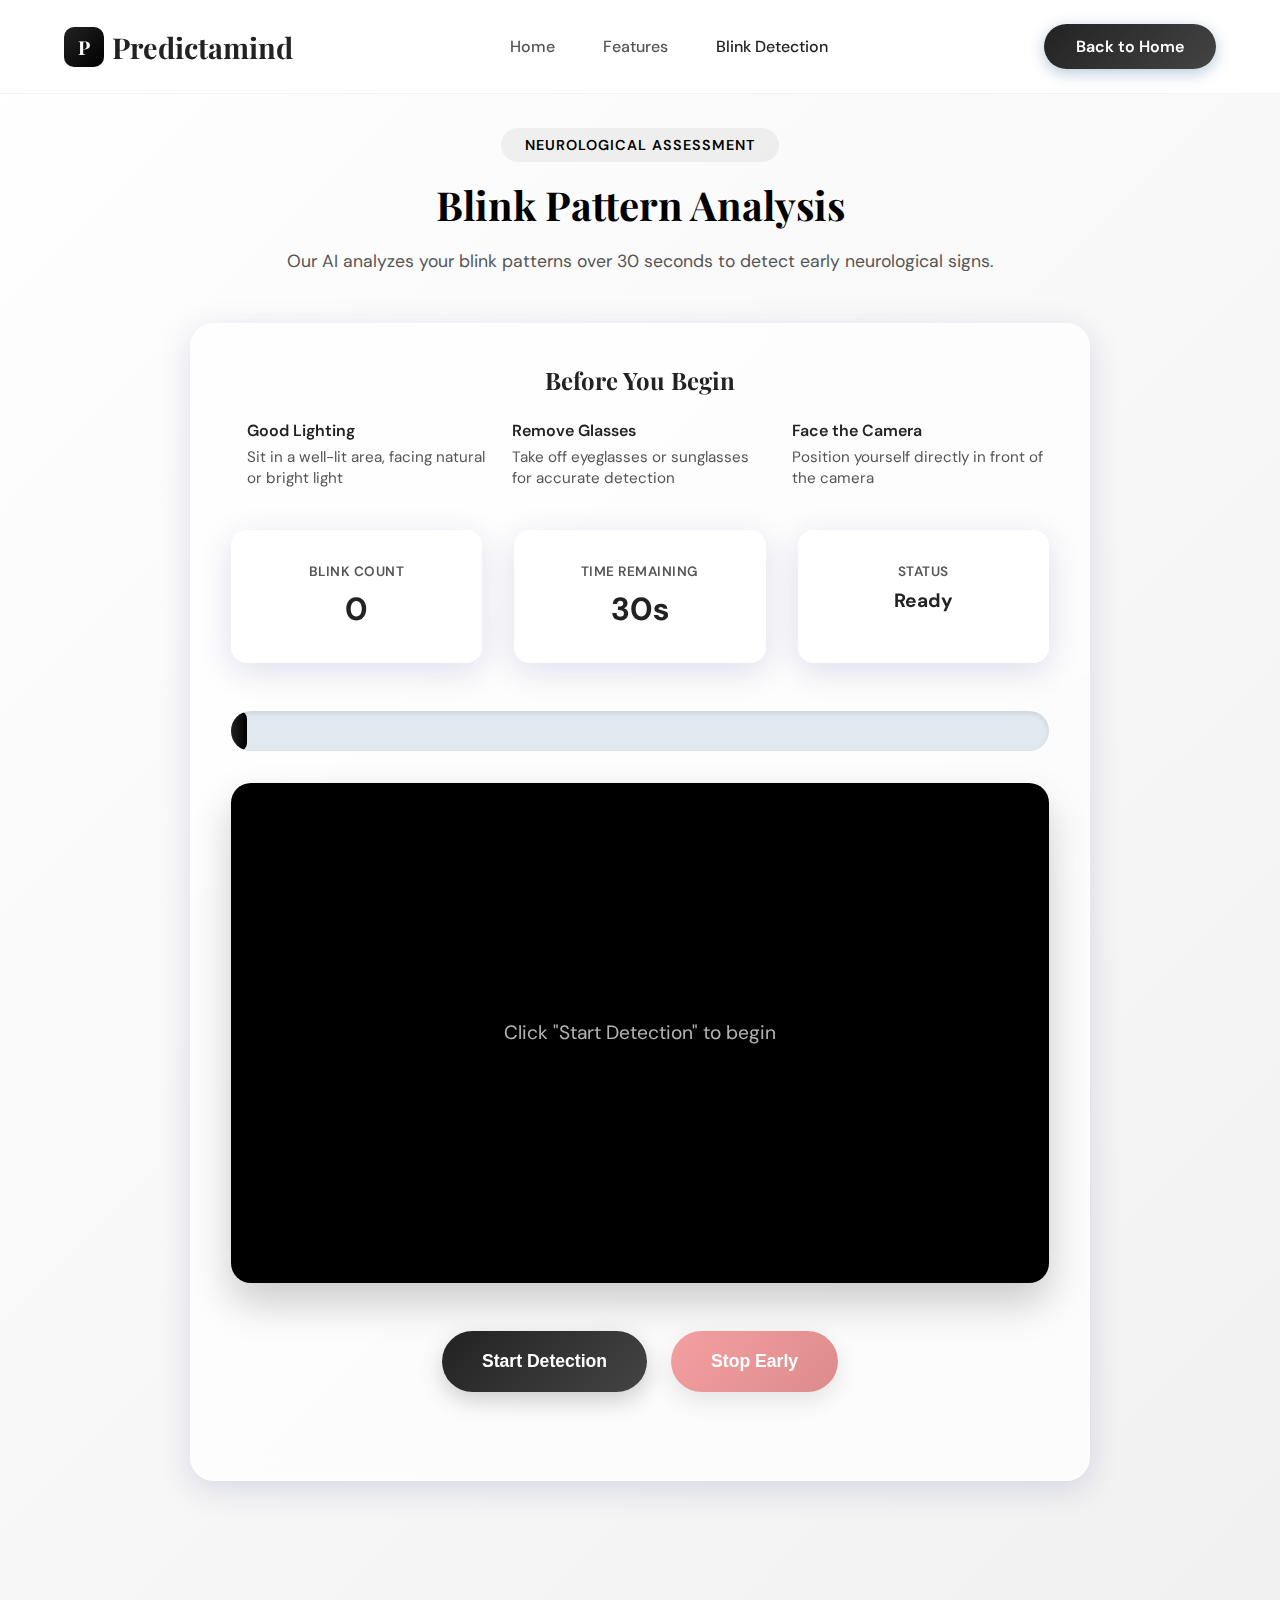
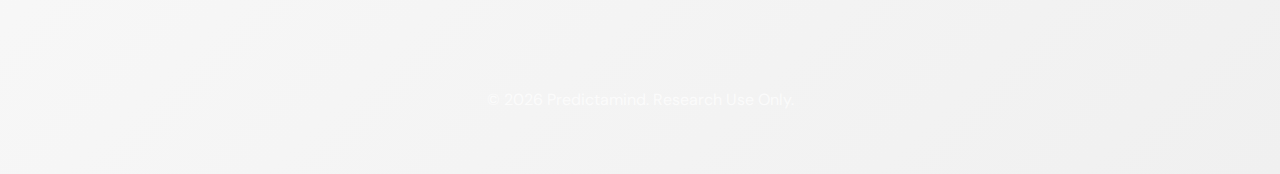
<file: select_test.html>
<!DOCTYPE html>
<html lang="en">

<head>
    <meta charset="UTF-8">
    <meta name="viewport" content="width=device-width, initial-scale=1.0">
    <title>Select Test – Predictamind</title>
    <meta name="description" content="Choose a test to assess early signs of Alzheimer's disease.">
    <link rel="preconnect" href="https://fonts.googleapis.com">
    <link rel="preconnect" href="https://fonts.gstatic.com" crossorigin>
    <link
        href="https://fonts.googleapis.com/css2?family=Playfair+Display:wght@400;600;700&family=DM+Sans:wght@400;500;600;700&display=swap"
        rel="stylesheet">
    <script src="js/cursor-trail.js" defer></script>
    <script src="js/floating-particles.js" defer></script>
    <style>
        *,
        *::before,
        *::after {
            margin: 0;
            padding: 0;
            box-sizing: border-box;
        }

        :root {
            --primary: #222222;
            --text-primary: #000;
            --text-secondary: #555;
            --glass-bg: rgba(255, 255, 255, 0.78);
            --glass-border: rgba(255, 255, 255, 0.6);
        }

        body {
            font-family: 'DM Sans', sans-serif;
            min-height: 100vh;
            background: linear-gradient(135deg, #f8f9ff 0%, #eef1f8 100%);
            display: flex;
            flex-direction: column;
            align-items: center;
            padding: 0 1rem 3rem;
            cursor: none;
        }

        /* Navbar */
        .navbar {
            position: fixed;
            top: 0;
            left: 0;
            right: 0;
            z-index: 1000;
            padding: 1.2rem 5%;
            background: rgba(255, 255, 255, 0.92);
            backdrop-filter: blur(20px);
            border-bottom: 1px solid rgba(0, 0, 0, 0.05);
        }

        .nav-container {
            max-width: 1200px;
            margin: 0 auto;
            display: flex;
            justify-content: space-between;
            align-items: center;
        }

        .logo {
            font-family: 'Playfair Display', serif;
            font-size: 1.6rem;
            font-weight: 700;
            color: #222;
            text-decoration: none;
            display: flex;
            align-items: center;
            gap: 0.5rem;
        }

        .logo-icon {
            width: 38px;
            height: 38px;
            background: linear-gradient(135deg, #222, #444);
            border-radius: 10px;
            display: flex;
            align-items: center;
            justify-content: center;
            color: white;
            font-weight: 700;
            font-size: 1.1rem;
        }

        .nav-back {
            padding: 0.6rem 1.5rem;
            background: #222;
            color: white;
            border-radius: 50px;
            text-decoration: none;
            font-weight: 600;
            font-size: 0.9rem;
            transition: all 0.3s ease;
        }

        .nav-back:hover {
            background: #444;
            transform: translateY(-2px);
        }

        /* Header */
        .page-header {
            text-align: center;
            margin-top: 6.5rem;
            margin-bottom: 2.5rem;
            padding: 0 1rem;
        }

        .welcome-badge {
            display: inline-block;
            padding: 0.4rem 1.2rem;
            background: rgba(52, 168, 83, 0.1);
            color: #34A853;
            border-radius: 50px;
            font-size: 0.85rem;
            font-weight: 600;
            margin-bottom: 0.8rem;
        }

        .page-header h1 {
            font-family: 'Playfair Display', serif;
            font-size: 2.6rem;
            font-weight: 700;
            color: #111;
            margin-bottom: 0.75rem;
        }

        .gradient-text {
            background: linear-gradient(90deg, #EA4335, #FBBC05, #34A853, #4285F4);
            -webkit-background-clip: text;
            -webkit-text-fill-color: transparent;
            background-clip: text;
            background-size: 200% auto;
            animation: gradientMove 5s linear infinite;
        }

        @keyframes gradientMove {
            0% {
                background-position: 0% 50%
            }

            100% {
                background-position: 200% 50%
            }
        }

        .page-header p {
            color: #666;
            font-size: 1rem;
            max-width: 480px;
            margin: 0 auto;
        }

        /* Steps */
        .steps {
            display: flex;
            align-items: center;
            justify-content: center;
            gap: 0;
            margin-bottom: 2.5rem;
            width: 100%;
            max-width: 360px;
        }

        .step {
            display: flex;
            flex-direction: column;
            align-items: center;
            flex: 1;
        }

        .step-dot {
            width: 32px;
            height: 32px;
            border-radius: 50%;
            display: flex;
            align-items: center;
            justify-content: center;
            font-size: 0.8rem;
            font-weight: 700;
            background: #e2e8f0;
            color: #94a3b8;
            transition: all 0.3s;
        }

        .step.done .step-dot {
            background: #34A853;
            color: white;
        }

        .step.active .step-dot {
            background: #222;
            color: white;
        }

        .step-label {
            font-size: 0.72rem;
            color: #94a3b8;
            margin-top: 4px;
            font-weight: 500;
        }

        .step.active .step-label,
        .step.done .step-label {
            color: #222;
        }

        .step-line {
            flex: 1;
            height: 2px;
            background: #e2e8f0;
            margin: 0 4px;
            margin-bottom: 20px;
        }

        .step-line.done {
            background: #34A853;
        }

        /* Cards grid */
        .cards-grid {
            display: grid;
            grid-template-columns: repeat(3, 1fr);
            gap: 1.8rem;
            width: 100%;
            max-width: 920px;
        }

        .test-card {
            background: var(--glass-bg);
            backdrop-filter: blur(14px);
            -webkit-backdrop-filter: blur(14px);
            border: 1.5px solid var(--glass-border);
            border-radius: 24px;
            box-shadow: 0 8px 32px rgba(31, 38, 135, 0.1);
            padding: 2.5rem 2rem;
            text-align: center;
            text-decoration: none;
            color: inherit;
            display: flex;
            flex-direction: column;
            align-items: center;
            gap: 1rem;
            cursor: pointer;
            transition: transform 0.3s ease, box-shadow 0.3s ease, border-color 0.3s ease;
        }

        .test-card:hover {
            transform: translateY(-8px);
            box-shadow: 0 20px 50px rgba(31, 38, 135, 0.15);
            border-color: rgba(66, 133, 244, 0.3);
        }

        .card-icon {
            width: 80px;
            height: 80px;
            border-radius: 20px;
            display: flex;
            align-items: center;
            justify-content: center;
            font-size: 2.5rem;
            background: linear-gradient(135deg, #f0f4ff, #e8f0fe);
            margin-bottom: 0.5rem;
            transition: transform 0.3s ease;
        }

        .test-card:hover .card-icon {
            transform: scale(1.1);
        }

        .card-icon.blink {
            background: linear-gradient(135deg, #fef3c7, #fde68a);
        }

        .card-icon.mri {
            background: linear-gradient(135deg, #dbeafe, #bfdbfe);
        }

        .card-icon.type {
            background: linear-gradient(135deg, #d1fae5, #a7f3d0);
        }

        .card-title {
            font-family: 'Playfair Display', serif;
            font-size: 1.3rem;
            font-weight: 700;
            color: #111;
        }

        .card-desc {
            color: #666;
            font-size: 0.9rem;
            line-height: 1.6;
        }

        .card-badge {
            display: inline-block;
            padding: 0.3rem 0.9rem;
            border-radius: 50px;
            font-size: 0.78rem;
            font-weight: 600;
            margin-top: 0.5rem;
        }

        .card-badge.blink {
            background: rgba(251, 191, 36, 0.15);
            color: #b45309;
        }

        .card-badge.mri {
            background: rgba(66, 133, 244, 0.12);
            color: #1d4ed8;
        }

        .card-badge.type {
            background: rgba(52, 168, 83, 0.12);
            color: #15803d;
        }

        /* Footer note */
        .footer-note {
            margin-top: 2.5rem;
            text-align: center;
            color: #999;
            font-size: 0.82rem;
        }

        /* Done card overlay */
        .test-card.done {
            border-color: rgba(52, 168, 83, 0.5);
            background: rgba(240, 253, 244, 0.9);
        }

        .done-badge {
            display: none;
            position: absolute;
            top: 14px;
            right: 14px;
            background: #34A853;
            color: white;
            font-size: 0.72rem;
            font-weight: 700;
            padding: 0.2rem 0.6rem;
            border-radius: 50px;
        }

        .test-card {
            position: relative;
        }

        .test-card.done .done-badge {
            display: inline-block;
        }

        .test-card.done {
            border: 2px solid #34A853;
        }

        /* Results CTA bar */
        .results-cta {
            display: none;
            margin-top: 2.5rem;
            background: linear-gradient(135deg, #f0fdf4, #dcfce7);
            border: 1.5px solid #bbf7d0;
            border-radius: 20px;
            padding: 1.5rem 2.5rem;
            text-align: center;
            width: 100%;
            max-width: 920px;
        }

        .results-cta.visible {
            display: block;
        }

        .results-cta p {
            color: #166534;
            font-size: 0.95rem;
            margin-bottom: 1rem;
        }

        .results-cta a {
            display: inline-block;
            padding: 0.85rem 2.5rem;
            background: #222;
            color: white;
            border-radius: 50px;
            text-decoration: none;
            font-weight: 700;
            font-size: 1rem;
            transition: all 0.3s;
        }

        .results-cta a:hover {
            background: #444;
            transform: translateY(-2px);
        }

        /* Card icon image sizing */
        .card-icon svg {
            width: 44px;
            height: 44px;
        }

        @media (max-width: 768px) {
            .cards-grid {
                grid-template-columns: 1fr;
                max-width: 400px;
            }

            .page-header h1 {
                font-size: 2rem;
            }
        }

        @media (min-width: 769px) and (max-width: 1024px) {
            .cards-grid {
                grid-template-columns: 1fr 1fr;
            }
        }
    </style>
</head>

<body>
    <nav class="navbar">
        <div class="nav-container">
            <a href="index.html" class="logo">
                <div class="logo-icon">P</div>
                Predictamind
            </a>
            <div style="display:flex;gap:0.8rem;align-items:center;">
                <a href="patient_history.html" class="nav-back">📋 My History</a>
                <a href="#" class="nav-back" onclick="sessionStorage.clear();window.location.href='login.html';"
                    style="background:#dc2626;">Logout</a>
            </div>
        </div>
    </nav>

    <div class="page-header">
        <span class="welcome-badge" id="welcomeBadge">👋 Welcome, Patient</span>
        <h1>Your <span class="gradient-text">Dashboard</span></h1>
        <p>Both mandatory tests are complete. You can view your results or optionally take the MRI scan.</p>
    </div>

    <!-- Progress steps -->
    <div class="steps">
        <div class="step done">
            <div class="step-dot">✓</div>
            <span class="step-label">Register</span>
        </div>
        <div class="step-line done"></div>
        <div class="step done">
            <div class="step-dot">✓</div>
            <span class="step-label">Blink Test</span>
        </div>
        <div class="step-line done"></div>
        <div class="step done">
            <div class="step-dot">✓</div>
            <span class="step-label">Typing Test</span>
        </div>
        <div class="step-line" id="mriStepLine"></div>
        <div class="step" id="mriStep">
            <div class="step-dot">4</div>
            <span class="step-label">MRI (Optional)</span>
        </div>
    </div>

    <div class="cards-grid">

        <!-- Blink Detection -->
        <a href="blink_detection.html" class="test-card" id="card-blink">
            <span class="done-badge">✓ Completed · Retake</span>
            <div class="card-icon blink">
                <!-- Eye SVG -->
                <svg viewBox="0 0 48 48" fill="none" xmlns="http://www.w3.org/2000/svg">
                    <ellipse cx="24" cy="24" rx="20" ry="11" stroke="#b45309" stroke-width="2.5" fill="none" />
                    <circle cx="24" cy="24" r="6.5" fill="#b45309" opacity="0.18" />
                    <circle cx="24" cy="24" r="4" fill="#b45309" />
                    <path d="M24 14 Q28 10 32 14" stroke="#b45309" stroke-width="2" stroke-linecap="round"
                        fill="none" />
                    <path d="M16 14 Q20 10 24 14" stroke="#b45309" stroke-width="2" stroke-linecap="round"
                        fill="none" />
                    <line x1="24" y1="8" x2="24" y2="5" stroke="#b45309" stroke-width="2" stroke-linecap="round" />
                    <line x1="14" y1="11" x2="12" y2="9" stroke="#b45309" stroke-width="2" stroke-linecap="round" />
                    <line x1="34" y1="11" x2="36" y2="9" stroke="#b45309" stroke-width="2" stroke-linecap="round" />
                </svg>
            </div>
            <div class="card-title">Blink Detection</div>
            <p class="card-desc">
                Analyze your blink patterns using your webcam. Takes only 30 seconds and can reveal early neurological
                signs.
            </p>
            <span class="card-badge blink">~30 seconds • Mandatory</span>
        </a>

        <!-- MRI Upload -->
        <a href="upload.html" class="test-card" id="card-mri">
            <span class="done-badge">✓ Completed · Retake</span>
            <div class="card-icon mri">
                <!-- Brain SVG -->
                <svg viewBox="0 0 48 48" fill="none" xmlns="http://www.w3.org/2000/svg">
                    <path
                        d="M24 10 C16 10 10 16 10 22 C10 26 12 29 15 31 C15 35 18 38 22 38 L26 38 C30 38 33 35 33 31 C36 29 38 26 38 22 C38 16 32 10 24 10Z"
                        stroke="#1d4ed8" stroke-width="2.2" fill="rgba(66,133,244,0.1)" />
                    <path d="M24 10 L24 38" stroke="#1d4ed8" stroke-width="1.5" stroke-dasharray="3 2" />
                    <path d="M15 22 C17 20 19 23 21 21 C23 19 25 23 27 21" stroke="#1d4ed8" stroke-width="1.8"
                        stroke-linecap="round" fill="none" />
                    <circle cx="19" cy="27" r="2" fill="#1d4ed8" opacity="0.5" />
                    <circle cx="29" cy="27" r="2" fill="#1d4ed8" opacity="0.5" />
                </svg>
            </div>
            <div class="card-title">MRI Scan Analysis</div>
            <p class="card-desc">
                Upload an existing MRI scan for instant AI-powered analysis and classification of Alzheimer's staging.
            </p>
            <span class="card-badge mri">Upload required • Optional</span>
        </a>

        <!-- Typing Speed -->
        <a href="typing_test.html" class="test-card" id="card-typing">
            <span class="done-badge">✓ Completed · Retake</span>
            <div class="card-icon type">
                <!-- Keyboard SVG -->
                <svg viewBox="0 0 48 48" fill="none" xmlns="http://www.w3.org/2000/svg">
                    <rect x="6" y="16" width="36" height="22" rx="4" stroke="#15803d" stroke-width="2.2"
                        fill="rgba(52,168,83,0.08)" />
                    <rect x="10" y="20" width="4" height="4" rx="1" fill="#15803d" opacity="0.6" />
                    <rect x="16" y="20" width="4" height="4" rx="1" fill="#15803d" opacity="0.6" />
                    <rect x="22" y="20" width="4" height="4" rx="1" fill="#15803d" opacity="0.6" />
                    <rect x="28" y="20" width="4" height="4" rx="1" fill="#15803d" opacity="0.6" />
                    <rect x="34" y="20" width="4" height="4" rx="1" fill="#15803d" opacity="0.6" />
                    <rect x="10" y="27" width="4" height="4" rx="1" fill="#15803d" opacity="0.6" />
                    <rect x="16" y="27" width="16" height="4" rx="1" fill="#15803d" opacity="0.8" />
                    <rect x="34" y="27" width="4" height="4" rx="1" fill="#15803d" opacity="0.6" />
                    <path d="M18 10 L24 6 L30 10" stroke="#15803d" stroke-width="2" stroke-linecap="round"
                        stroke-linejoin="round" fill="none" />
                    <line x1="24" y1="6" x2="24" y2="14" stroke="#15803d" stroke-width="2" stroke-linecap="round" />
                </svg>
            </div>
            <div class="card-title">Typing Speed Test</div>
            <p class="card-desc">
                Type a short passage to measure fine motor control and cognitive processing speed — key Alzheimer's
                indicators.
            </p>
            <span class="card-badge type">~1 minute • Mandatory</span>
        </a>

    </div>

    <!-- Results CTA: always shown since mandatory tests are done -->
    <div class="results-cta" id="resultsCta">
        <p>🎉 Great job! You’ve completed both mandatory assessments. View your results or take the optional MRI scan.
        </p>
        <a href="results.html">View My Results</a>
    </div>

    <div class="footer-note" id="footerNote">
        Blink and Typing tests are mandatory. MRI scan is optional for additional analysis.
    </div>

    <script>
        // Guard: must be registered
        const patientId = sessionStorage.getItem('patient_id');
        const patientName = sessionStorage.getItem('patient_name');

        if (!patientId) {
            window.location.href = 'register.html';
        } else {
            const badge = document.getElementById('welcomeBadge');
            badge.textContent = 'Welcome, ' + patientName;
        }

        // Guard: redirect to mandatory tests if not done
        const blinkDone = sessionStorage.getItem('blink_done') === '1';
        const typingDone = sessionStorage.getItem('typing_done') === '1';
        const mriDone = sessionStorage.getItem('mri_done') === '1';

        if (!blinkDone) {
            window.location.href = 'blink_detection.html';
        } else if (!typingDone) {
            window.location.href = 'typing_test.html';
        }

        // Mark mandatory cards as done but still clickable for retaking
        document.getElementById('card-blink').classList.add('done');
        document.getElementById('card-typing').classList.add('done');

        if (mriDone) {
            document.getElementById('card-mri').classList.add('done');
            document.getElementById('mriStep').classList.add('done');
            document.getElementById('mriStep').querySelector('.step-dot').textContent = '✓';
            document.getElementById('mriStepLine').classList.add('done');
        }

        // Always show results CTA since mandatory tests are done
        document.getElementById('resultsCta').classList.add('visible');
    </script>
</body>

</html>
</file>
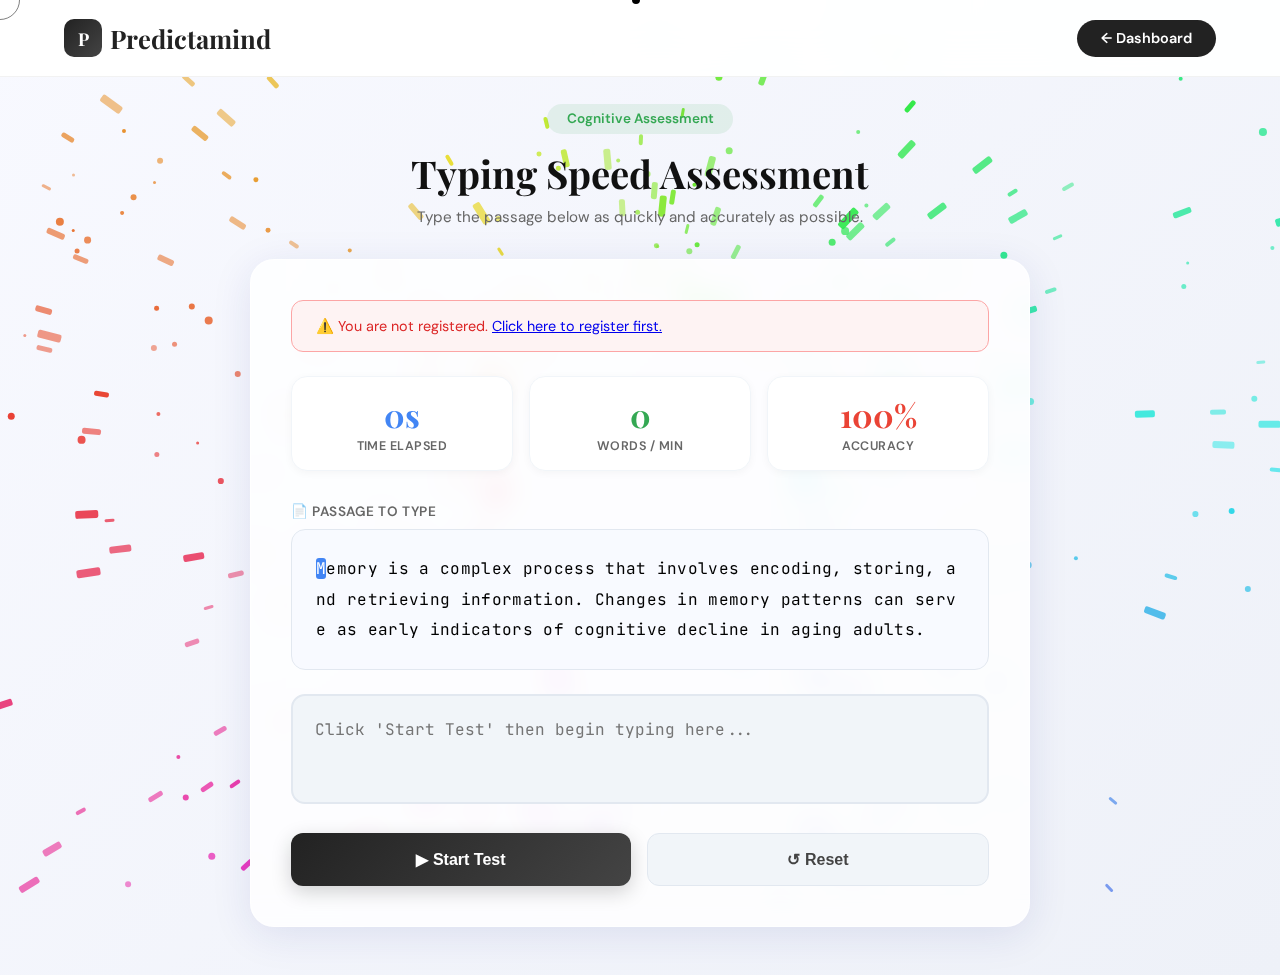
<file: typing_test.html>
<!DOCTYPE html>
<html lang="en">

<head>
    <meta charset="UTF-8">
    <meta name="viewport" content="width=device-width, initial-scale=1.0">
    <title>Typing Speed Test – Predictamind</title>
    <meta name="description" content="Typing speed assessment for Alzheimer's early detection.">
    <link rel="preconnect" href="https://fonts.googleapis.com">
    <link rel="preconnect" href="https://fonts.gstatic.com" crossorigin>
    <link
        href="https://fonts.googleapis.com/css2?family=Playfair+Display:wght@400;600;700&family=DM+Sans:wght@400;500;600;700&family=JetBrains+Mono:wght@400;500&display=swap"
        rel="stylesheet">
    <script src="js/cursor-trail.js" defer></script>
    <script src="js/floating-particles.js" defer></script>
    <style>
        *,
        *::before,
        *::after {
            margin: 0;
            padding: 0;
            box-sizing: border-box;
        }

        :root {
            --primary: #222222;
            --glass-bg: rgba(255, 255, 255, 0.82);
            --glass-border: rgba(255, 255, 255, 0.6);
        }

        body {
            font-family: 'DM Sans', sans-serif;
            min-height: 100vh;
            background: linear-gradient(135deg, #f8f9ff 0%, #eef1f8 100%);
            display: flex;
            flex-direction: column;
            align-items: center;
            padding: 0 1rem 3rem;
            cursor: none;
        }

        /* Navbar */
        .navbar {
            position: fixed;
            top: 0;
            left: 0;
            right: 0;
            z-index: 1000;
            padding: 1.2rem 5%;
            background: rgba(255, 255, 255, 0.92);
            backdrop-filter: blur(20px);
            border-bottom: 1px solid rgba(0, 0, 0, 0.05);
        }

        .nav-container {
            max-width: 1200px;
            margin: 0 auto;
            display: flex;
            justify-content: space-between;
            align-items: center;
        }

        .logo {
            font-family: 'Playfair Display', serif;
            font-size: 1.6rem;
            font-weight: 700;
            color: #222;
            text-decoration: none;
            display: flex;
            align-items: center;
            gap: 0.5rem;
        }

        .logo-icon {
            width: 38px;
            height: 38px;
            background: linear-gradient(135deg, #222, #444);
            border-radius: 10px;
            display: flex;
            align-items: center;
            justify-content: center;
            color: white;
            font-weight: 700;
            font-size: 1.1rem;
        }

        .nav-back {
            padding: 0.6rem 1.5rem;
            background: #222;
            color: white;
            border-radius: 50px;
            text-decoration: none;
            font-weight: 600;
            font-size: 0.9rem;
            transition: all 0.3s;
        }

        .nav-back:hover {
            background: #444;
            transform: translateY(-2px);
        }

        /* Header */
        .page-header {
            text-align: center;
            margin-top: 6.5rem;
            margin-bottom: 2rem;
        }

        .section-label {
            display: inline-block;
            padding: 0.4rem 1.2rem;
            background: rgba(52, 168, 83, 0.1);
            color: #34A853;
            border-radius: 50px;
            font-size: 0.85rem;
            font-weight: 600;
            margin-bottom: 0.8rem;
        }

        .page-header h1 {
            font-family: 'Playfair Display', serif;
            font-size: 2.4rem;
            font-weight: 700;
            color: #111;
            margin-bottom: 0.5rem;
        }

        .page-header p {
            color: #666;
            font-size: 0.95rem;
        }

        /* Main card */
        .card {
            background: var(--glass-bg);
            backdrop-filter: blur(14px);
            -webkit-backdrop-filter: blur(14px);
            border: 1px solid var(--glass-border);
            border-radius: 24px;
            box-shadow: 0 8px 40px rgba(31, 38, 135, 0.1);
            padding: 2.5rem;
            width: 100%;
            max-width: 780px;
        }

        /* Stats row */
        .stats-row {
            display: grid;
            grid-template-columns: repeat(3, 1fr);
            gap: 1rem;
            margin-bottom: 2rem;
        }

        .stat-box {
            background: white;
            border-radius: 16px;
            padding: 1rem;
            text-align: center;
            border: 1.5px solid #f1f5f9;
            box-shadow: 0 2px 8px rgba(0, 0, 0, 0.04);
        }

        .stat-value {
            font-family: 'Playfair Display', serif;
            font-size: 2rem;
            font-weight: 700;
            color: #222;
        }

        .stat-label {
            font-size: 0.78rem;
            color: #666;
            font-weight: 600;
            margin-top: 2px;
            letter-spacing: 0.04em;
            text-transform: uppercase;
        }

        .stat-value.timing {
            color: #4285F4;
        }

        .stat-value.wpm {
            color: #34A853;
        }

        .stat-value.acc {
            color: #EA4335;
        }

        /* Passage display */
        .passage-wrapper {
            margin-bottom: 1.5rem;
        }

        .passage-label {
            font-size: 0.85rem;
            font-weight: 600;
            color: #666;
            margin-bottom: 0.6rem;
            letter-spacing: 0.04em;
            text-transform: uppercase;
        }

        .passage-text {
            font-family: 'JetBrains Mono', monospace;
            font-size: 1rem;
            line-height: 1.9;
            padding: 1.5rem;
            background: #f8faff;
            border-radius: 14px;
            border: 1.5px solid #e2e8f0;
            user-select: none;
            letter-spacing: 0.02em;
            word-wrap: break-word;
            overflow-wrap: break-word;
            white-space: pre-wrap;
            overflow: hidden;
        }

        .ch {
            display: inline;
            transition: color 0.1s, background 0.1s;
        }

        .ch.correct {
            color: #34A853;
        }

        .ch.wrong {
            color: #ef4444;
            background: rgba(239, 68, 68, 0.1);
            border-radius: 2px;
        }

        .ch.current {
            background: #4285F4;
            color: white;
            border-radius: 3px;
        }

        /* Textarea */
        .input-wrapper {
            margin-bottom: 1.5rem;
        }

        .typing-area {
            width: 100%;
            font-family: 'JetBrains Mono', monospace;
            font-size: 1rem;
            line-height: 1.7;
            padding: 1.2rem 1.4rem;
            border: 2px solid #e2e8f0;
            border-radius: 14px;
            background: white;
            resize: none;
            height: 110px;
            transition: border-color 0.25s, box-shadow 0.25s;
            color: #222;
        }

        .typing-area:focus {
            outline: none;
            border-color: #4285F4;
            box-shadow: 0 0 0 4px rgba(66, 133, 244, 0.1);
        }

        .typing-area:disabled {
            background: #f1f5f9;
            cursor: not-allowed;
        }

        /* Buttons */
        .btn-row {
            display: flex;
            gap: 1rem;
        }

        .btn {
            flex: 1;
            padding: 1rem;
            border: none;
            border-radius: 12px;
            font-weight: 700;
            font-size: 1rem;
            cursor: pointer;
            transition: all 0.3s;
        }

        .btn-start {
            background: linear-gradient(135deg, #222, #444);
            color: white;
            box-shadow: 0 6px 20px rgba(0, 0, 0, 0.18);
        }

        .btn-start:hover {
            transform: translateY(-2px);
            box-shadow: 0 12px 30px rgba(0, 0, 0, 0.22);
        }

        .btn-reset {
            background: #f1f5f9;
            color: #444;
            border: 1.5px solid #e2e8f0;
        }

        .btn-reset:hover {
            background: #e2e8f0;
        }

        /* Result panel */
        .result-panel {
            display: none;
            margin-top: 1.5rem;
            background: linear-gradient(135deg, #f0fdf4, #dcfce7);
            border: 1.5px solid #bbf7d0;
            border-radius: 16px;
            padding: 1.5rem 2rem;
            text-align: center;
        }

        .result-panel.visible {
            display: block;
        }

        .result-panel h3 {
            font-family: 'Playfair Display', serif;
            font-size: 1.6rem;
            color: #15803d;
            margin-bottom: 0.5rem;
        }

        .result-panel p {
            color: #166534;
            font-size: 0.95rem;
        }

        .result-panel .big-stats {
            display: flex;
            justify-content: center;
            gap: 2rem;
            margin: 1rem 0;
        }

        .big-stat {
            text-align: center;
        }

        .big-stat .val {
            font-size: 2.5rem;
            font-weight: 700;
            color: #15803d;
            font-family: 'Playfair Display', serif;
        }

        .big-stat .lbl {
            font-size: 0.8rem;
            color: #4ade80;
            font-weight: 600;
            text-transform: uppercase;
        }

        .btn-next {
            display: inline-block;
            margin-top: 1rem;
            padding: 0.8rem 2rem;
            background: #15803d;
            color: white;
            border-radius: 50px;
            text-decoration: none;
            font-weight: 700;
            transition: all 0.3s;
        }

        .btn-next:hover {
            background: #166534;
            transform: translateY(-2px);
        }

        /* Guard warning */
        .guard-warning {
            display: none;
            background: rgba(254, 242, 242, 0.9);
            border: 1px solid #fca5a5;
            border-radius: 12px;
            padding: 1rem 1.5rem;
            margin-bottom: 1.5rem;
            color: #dc2626;
            font-size: 0.9rem;
        }

        .guard-warning.visible {
            display: block;
        }

        @media (max-width:600px) {
            .stats-row {
                grid-template-columns: 1fr;
            }

            .btn-row {
                flex-direction: column;
            }

            .page-header h1 {
                font-size: 1.8rem;
            }
        }
    </style>
</head>

<body>
    <nav class="navbar">
        <div class="nav-container">
            <a href="index.html" class="logo">
                <div class="logo-icon">P</div>
                Predictamind
            </a>
            <a href="select_test.html" class="nav-back">← Dashboard</a>
        </div>
    </nav>

    <div class="page-header">
        <span class="section-label">Cognitive Assessment</span>
        <h1>Typing Speed Assessment</h1>
        <p>Type the passage below as quickly and accurately as possible.</p>
    </div>

    <div class="card">
        <div class="guard-warning" id="guardWarning">
            ⚠️ You are not registered. <a href="register.html">Click here to register first.</a>
        </div>

        <!-- Stats -->
        <div class="stats-row">
            <div class="stat-box">
                <div class="stat-value timing" id="timerDisplay">0s</div>
                <div class="stat-label">Time Elapsed</div>
            </div>
            <div class="stat-box">
                <div class="stat-value wpm" id="wpmDisplay">0</div>
                <div class="stat-label">Words / Min</div>
            </div>
            <div class="stat-box">
                <div class="stat-value acc" id="accDisplay">100%</div>
                <div class="stat-label">Accuracy</div>
            </div>
        </div>

        <!-- Passage -->
        <div class="passage-wrapper">
            <div class="passage-label">📄 Passage to Type</div>
            <div class="passage-text" id="passageDisplay"></div>
        </div>

        <!-- Input -->
        <div class="input-wrapper">
            <textarea class="typing-area" id="typingArea" placeholder="Click 'Start Test' then begin typing here..."
                disabled></textarea>
        </div>

        <!-- Buttons -->
        <div class="btn-row">
            <button class="btn btn-start" id="startBtn">▶ Start Test</button>
            <button class="btn btn-reset" id="resetBtn">↺ Reset</button>
        </div>

        <!-- Result -->
        <div class="result-panel" id="resultPanel">
            <h3>Test Complete!</h3>
            <div class="big-stats">
                <div class="big-stat">
                    <div class="val" id="finalWpm">–</div>
                    <div class="lbl">WPM</div>
                </div>
                <div class="big-stat">
                    <div class="val" id="finalAcc">–</div>
                    <div class="lbl">Accuracy</div>
                </div>
                <div class="big-stat">
                    <div class="val" id="finalTime">–</div>
                    <div class="lbl">Seconds</div>
                </div>
            </div>
            <p id="savedMsg">Saving your results…</p>
            <p style="color:#166534;font-size:0.88rem;margin-top:0.8rem;">✅ Both mandatory tests completed! MRI scan is
                optional.</p>
            <div style="display:flex;gap:1rem;justify-content:center;flex-wrap:wrap;margin-top:1rem;">
                <a href="results.html" class="btn-next">View My Scores</a>
                <a href="upload.html" class="btn-next" style="background:#4285F4;">🧠 Take MRI Scan (Optional)</a>
            </div>
        </div>
    </div>

    <script>
        // ── Passage pool ─────────────────────────────────────────
        const passages = [
            "The brain is a remarkable organ that controls all aspects of our body. Early detection of neurological changes can significantly improve treatment outcomes and quality of life for patients.",
            "Memory is a complex process that involves encoding, storing, and retrieving information. Changes in memory patterns can serve as early indicators of cognitive decline in aging adults.",
            "Regular physical exercise and mental stimulation have been shown to reduce the risk of cognitive diseases. Activities such as reading, puzzles, and social interaction keep the brain healthy.",
            "The human nervous system is an intricate network of cells that transmit signals throughout the body. Understanding how neurons communicate helps researchers develop better treatments for brain diseases."
        ];

        const passage = passages[Math.floor(Math.random() * passages.length)];

        // ── State ────────────────────────────────────────────────
        let started = false, finished = false;
        let startTime = null, elapsed = 0, timerInterval = null;

        // ── Elements ─────────────────────────────────────────────
        const passageDisplay = document.getElementById('passageDisplay');
        const typingArea = document.getElementById('typingArea');
        const startBtn = document.getElementById('startBtn');
        const resetBtn = document.getElementById('resetBtn');
        const resultPanel = document.getElementById('resultPanel');
        const timerDisplay = document.getElementById('timerDisplay');
        const wpmDisplay = document.getElementById('wpmDisplay');
        const accDisplay = document.getElementById('accDisplay');

        // ── Render passage characters ─────────────────────────────
        function renderPassage(typed) {
            passageDisplay.innerHTML = passage.split('').map((ch, i) => {
                let cls = 'ch';
                if (i < typed.length) {
                    cls += typed[i] === ch ? ' correct' : ' wrong';
                } else if (i === typed.length) {
                    cls += ' current';
                }
                return `<span class="${cls}">${ch === ' ' ? '&nbsp;' : ch}</span>`;
            }).join('');
        }
        renderPassage('');

        // ── Timer ─────────────────────────────────────────────────
        function startTimer() {
            startTime = Date.now();
            timerInterval = setInterval(() => {
                elapsed = Math.floor((Date.now() - startTime) / 1000);
                timerDisplay.textContent = elapsed + 's';
            }, 500);
        }

        function stopTimer() { clearInterval(timerInterval); }

        // ── Stats calc ────────────────────────────────────────────
        function calcStats(typed) {
            const totalChars = typed.length;
            let correct = 0;
            for (let i = 0; i < totalChars; i++) {
                if (typed[i] === passage[i]) correct++;
            }
            const accuracy = totalChars === 0 ? 100 : Math.round((correct / totalChars) * 100);
            const minutes = (Date.now() - startTime) / 60000;
            const words = typed.trim().split(/\s+/).filter(w => w).length;
            const wpm = minutes > 0 ? Math.round(words / minutes) : 0;
            return { wpm, accuracy };
        }

        // ── Input handler ─────────────────────────────────────────
        typingArea.addEventListener('input', () => {
            if (!started || finished) return;
            const typed = typingArea.value;
            renderPassage(typed);

            const { wpm, accuracy } = calcStats(typed);
            wpmDisplay.textContent = wpm;
            accDisplay.textContent = accuracy + '%';

            // Finished?
            if (typed.length >= passage.length) {
                finishTest(typed);
            }
        });

        // ── Finish ────────────────────────────────────────────────
        async function finishTest(typed) {
            finished = true;
            stopTimer();
            typingArea.disabled = true;

            const { wpm, accuracy } = calcStats(typed);
            elapsed = Math.floor((Date.now() - startTime) / 1000);

            document.getElementById('finalWpm').textContent = wpm;
            document.getElementById('finalAcc').textContent = accuracy + '%';
            document.getElementById('finalTime').textContent = elapsed + 's';
            resultPanel.classList.add('visible');

            // Mark typing test as done in session
            sessionStorage.setItem('typing_done', '1');
            sessionStorage.setItem('typing_wpm', wpm);
            sessionStorage.setItem('typing_acc', accuracy);

            // Save to server
            const patientId = sessionStorage.getItem('patient_id');
            if (patientId) {
                try {
                    await fetch('/save_typing_result', {
                        method: 'POST',
                        headers: { 'Content-Type': 'application/json' },
                        body: JSON.stringify({
                            patient_id: parseInt(patientId),
                            wpm, accuracy,
                            test_text: passage
                        })
                    });
                    document.getElementById('savedMsg').textContent = 'Results saved to your profile.';
                } catch {
                    document.getElementById('savedMsg').textContent = 'Could not save results (server offline).';
                }
            } else {
                document.getElementById('savedMsg').textContent = 'Not registered — results not saved.';
            }
        }

        // ── Start button ──────────────────────────────────────────
        startBtn.addEventListener('click', () => {
            if (started) return;
            started = true;
            typingArea.disabled = false;
            typingArea.focus();
            typingArea.placeholder = 'Start typing now…';
            startBtn.disabled = true;
            startBtn.textContent = '⏱ In Progress…';
            startTimer();
        });

        // ── Reset button ──────────────────────────────────────────
        resetBtn.addEventListener('click', () => {
            started = false; finished = false;
            stopTimer(); elapsed = 0;
            typingArea.value = '';
            typingArea.disabled = true;
            typingArea.placeholder = "Click 'Start Test' then begin typing here...";
            startBtn.disabled = false;
            startBtn.textContent = '▶ Start Test';
            timerDisplay.textContent = '0s';
            wpmDisplay.textContent = '0';
            accDisplay.textContent = '100%';
            resultPanel.classList.remove('visible');
            renderPassage('');
        });

        // ── Guard ─────────────────────────────────────────────────
        if (!sessionStorage.getItem('patient_id')) {
            document.getElementById('guardWarning').classList.add('visible');
        }
    </script>
</body>

</html>
</file>
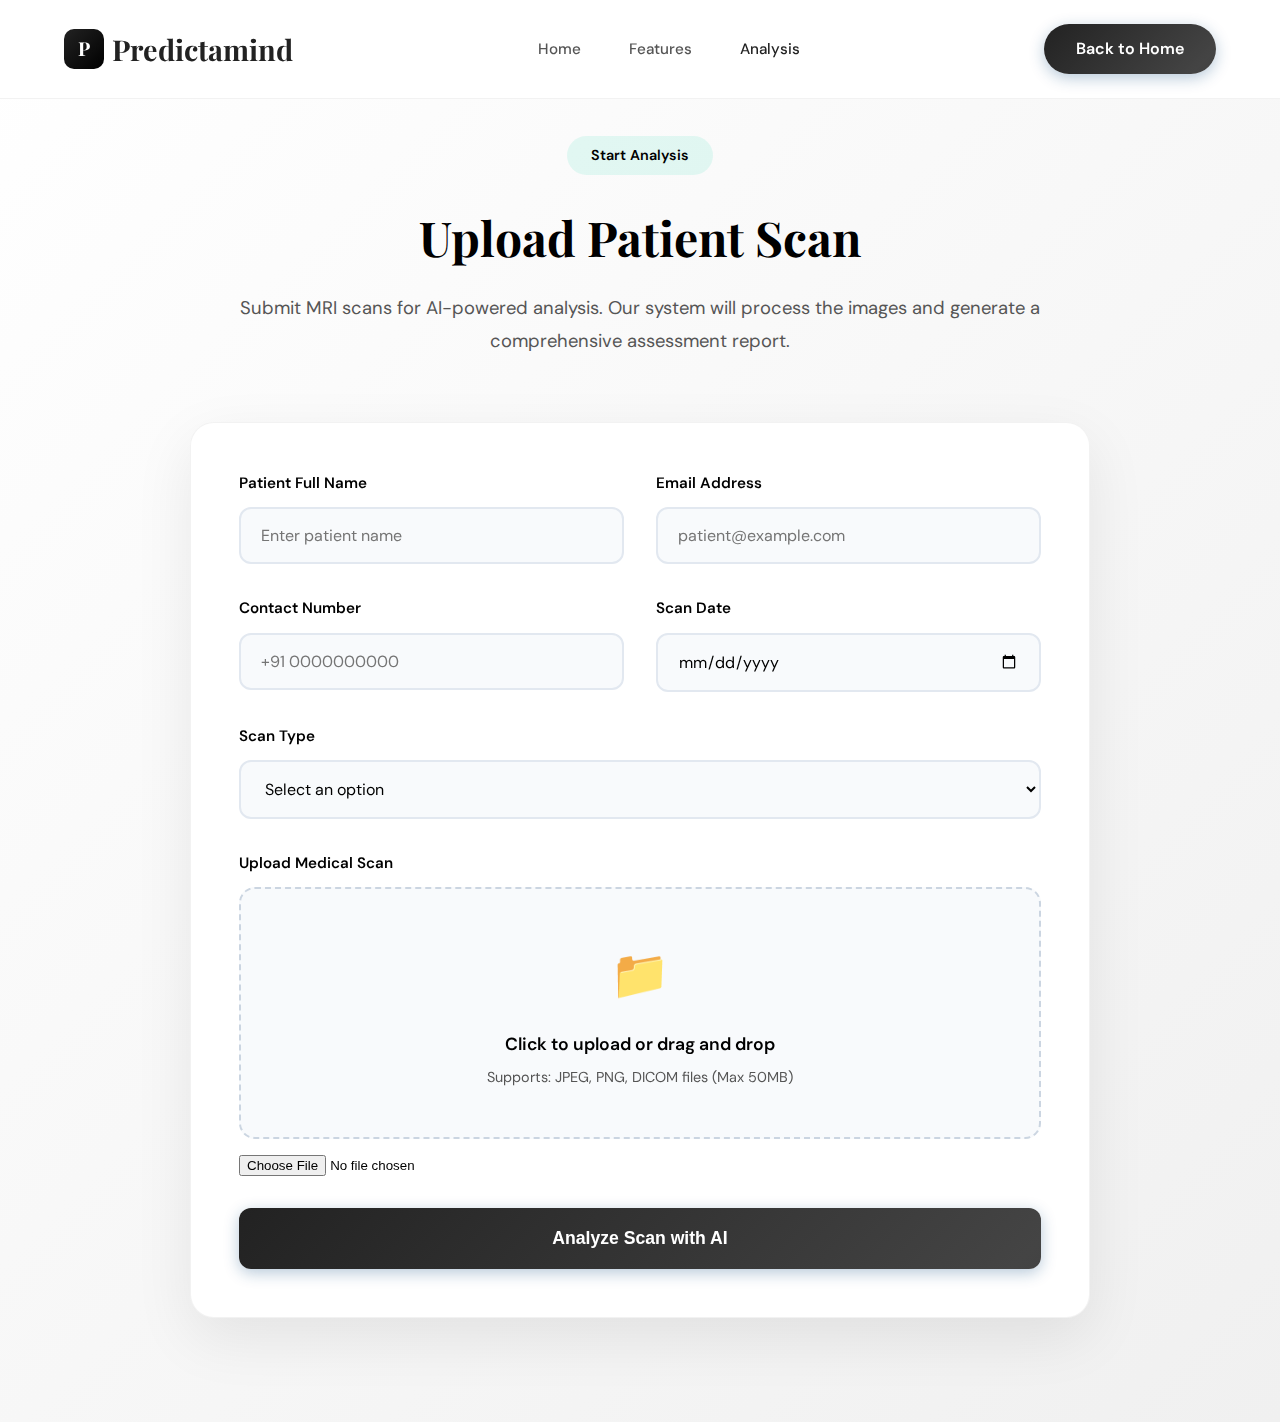
<file: upload.html>
<!DOCTYPE html>
<html lang="en">
<head>
<meta charset="UTF-8">
<meta name="viewport" content="width=device-width, initial-scale=1.0">
<title>Upload Scan - Predictamind</title>
<meta name="description" content="Upload MRI scans for AI-powered Alzheimer's detection analysis.">
<link rel="preconnect" href="https://fonts.googleapis.com">
<link rel="preconnect" href="https://fonts.gstatic.com" crossorigin>
<link href="https://fonts.googleapis.com/css2?family=Playfair+Display:wght@400;600;700&family=DM+Sans:wght@400;500;600;700&display=swap" rel="stylesheet">
<style>
* {
  margin: 0;
  padding: 0;
  box-sizing: border-box;
}

:root {
  --primary: #222222;
  --primary-light: #444444;
  --accent: #000000;
  --accent-light: #333333;
  --dark: #000000;
  --dark-blue: #111111;
  --text-primary: #000000;
  --text-secondary: #555555;
  --bg-gradient: linear-gradient(135deg, #ffffff 0%, #f0f0f0 100%);
  --glass-bg: rgba(255, 255, 255, 0.7);
  --glass-border: rgba(255, 255, 255, 0.5);
  --glass-shadow: 0 8px 32px 0 rgba(31, 38, 135, 0.15);
}

.glass-card {
  background: var(--glass-bg);
  backdrop-filter: blur(12px);
  -webkit-backdrop-filter: blur(12px);
  border: 1px solid var(--glass-border);
  border-radius: 24px;
  box-shadow: var(--glass-shadow);
}

body {
  font-family: 'DM Sans', Arial, sans-serif;
  line-height: 1.6;
  color: var(--text-primary);
  overflow-x: hidden;
  background: var(--bg-gradient);
  min-height: 100vh;
  display: flex;
  flex-direction: column;
  padding: 40px 20px;
}

.navbar {
  position: fixed;
  top: 0;
  left: 0;
  right: 0;
  z-index: 1000;
  padding: 1.5rem 5%;
  background: rgba(255, 255, 255, 0.9);
  backdrop-filter: blur(20px);
  border-bottom: 1px solid rgba(0, 0, 0, 0.05);
  transition: all 0.3s ease;
}

.navbar.scrolled {
  padding: 1rem 5%;
  box-shadow: 0 4px 30px rgba(0, 0, 0, 0.05);
}

.nav-container {
  max-width: 1400px;
  margin: 0 auto;
  display: flex;
  justify-content: space-between;
  align-items: center;
}

.logo {
  font-family: 'Playfair Display', serif;
  font-size: 1.8rem;
  font-weight: 700;
  color: var(--primary);
  text-decoration: none;
  display: flex;
  align-items: center;
  gap: 0.5rem;
  transition: all 0.3s ease;
}

.logo:hover {
  color: var(--primary-light);
}

.logo-icon {
  width: 40px;
  height: 40px;
  background: linear-gradient(135deg, var(--primary), var(--accent));
  border-radius: 10px;
  display: flex;
  align-items: center;
  justify-content: center;
  color: white;
  font-weight: 700;
  font-size: 1.2rem;
}

.nav-links {
  display: flex;
  gap: 3rem;
  list-style: none;
}

.nav-links a {
  color: var(--text-secondary);
  text-decoration: none;
  font-weight: 500;
  font-size: 0.95rem;
  transition: all 0.3s ease;
  position: relative;
}

.nav-links a::after {
  content: '';
  position: absolute;
  bottom: -5px;
  left: 0;
  width: 0;
  height: 2px;
  background: var(--accent);
  transition: width 0.3s ease;
}

.nav-links a:hover {
  color: var(--primary);
}

.nav-links a:hover::after {
  width: 100%;
}

.cta-button {
  padding: 0.75rem 2rem;
  background: linear-gradient(135deg, var(--primary), var(--primary-light), var(--primary));
  background-size: 200% auto;
  color: white;
  border: none;
  border-radius: 50px;
  font-weight: 600;
  cursor: pointer;
  text-decoration: none;
  transition: all 0.3s ease;
  box-shadow: 0 4px 15px rgba(15, 76, 129, 0.3);
}

.cta-button:hover {
  transform: translateY(-2px);
  box-shadow: 0 10px 25px rgba(15, 76, 129, 0.4);
  background-position: right center;
}

.upload-section {
  padding: 6rem 5% 4rem;
  background: transparent;
  position: relative;
  flex: 1;
  max-width: 1400px;
  margin: 0 auto;
  width: 100%;
}

.section-header {
  max-width: 800px;
  margin: 0 auto 4rem;
  text-align: center;
}

.section-label {
  display: inline-block;
  padding: 0.5rem 1.5rem;
  background: rgba(0, 212, 170, 0.1);
  color: var(--accent);
  border-radius: 50px;
  font-size: 0.9rem;
  font-weight: 600;
  margin-bottom: 1.5rem;
}

.section-title {
  font-family: 'Playfair Display', serif;
  font-size: 3rem;
  font-weight: 700;
  color: var(--dark);
  margin-bottom: 1rem;
}

.section-description {
  font-size: 1.15rem;
  color: var(--text-secondary);
  line-height: 1.8;
}

.upload-container {
  max-width: 900px;
  margin: 0 auto;
  background: white;
  border-radius: 24px;
  padding: 3rem;
  box-shadow: 0 20px 60px rgba(0, 0, 0, 0.08);
  border: 1px solid rgba(0, 0, 0, 0.05);
}

.form-grid {
  display: grid;
  grid-template-columns: repeat(2, 1fr);
  gap: 2rem;
  margin-bottom: 2rem;
}

.form-group {
  display: flex;
  flex-direction: column;
}

.form-group.full-width {
  grid-column: 1 / -1;
}

.form-label {
  font-weight: 600;
  color: var(--text-primary);
  margin-bottom: 0.75rem;
  font-size: 0.95rem;
}

.form-input,
.form-select {
  padding: 1rem 1.25rem;
  border: 2px solid #e2e8f0;
  border-radius: 12px;
  font-size: 1rem;
  font-family: 'DM Sans', sans-serif;
  transition: all 0.3s ease;
  background: #f8fafc;
  width: 100%;
}

.form-input:focus,
.form-select:focus {
  outline: none;
  border-color: var(--primary);
  background: white;
  box-shadow: 0 0 0 4px rgba(15, 76, 129, 0.1);
}

.upload-area {
  border: 2px dashed #cbd5e1;
  border-radius: 16px;
  padding: 3rem;
  text-align: center;
  transition: all 0.3s ease;
  cursor: pointer;
  background: #f8fafc;
  position: relative;
}

.upload-area:hover {
  border-color: var(--primary);
  background: rgba(15, 76, 129, 0.02);
}

.upload-icon {
  font-size: 3rem;
  color: var(--primary);
  margin-bottom: 1rem;
}

.upload-text {
  font-size: 1.1rem;
  color: var(--text-primary);
  font-weight: 600;
  margin-bottom: 0.5rem;
}

.upload-hint {
  color: var(--text-secondary);
  font-size: 0.9rem;
}

#scanUpload {
  display: block;
  margin-top: 1rem;
}

.submit-btn {
  width: 100%;
  padding: 1.25rem;
  background: linear-gradient(135deg, var(--primary), var(--primary-light), var(--primary));
  background-size: 200% auto;
  color: white;
  border: none;
  border-radius: 12px;
  font-weight: 600;
  font-size: 1.1rem;
  cursor: pointer;
  transition: all 0.3s ease;
  box-shadow: 0 4px 15px rgba(15, 76, 129, 0.3);
  margin-top: 2rem;
}

.submit-btn:hover:not(:disabled) {
  transform: translateY(-2px);
  box-shadow: 0 10px 25px rgba(15, 76, 129, 0.4);
  background-position: right center;
}

.submit-btn:active {
  transform: scale(0.98) translateY(0);
  box-shadow: 0 5px 15px rgba(15, 76, 129, 0.3);
}

.submit-btn:disabled {
  opacity: 0.5;
  cursor: not-allowed;
}

.submit-btn.processing {
  background: linear-gradient(135deg, #64748b, #94a3b8);
  animation: pulse 2s ease-in-out infinite;
}

@keyframes pulse {
  0%, 100% {
    opacity: 1;
  }
  50% {
    opacity: 0.8;
  }
}

@media (max-width: 768px) {
  .nav-links {
    display: none;
  }
  
  .upload-container {
    padding: 2rem 1.5rem;
  }
  
  .form-grid {
    grid-template-columns: 1fr;
  }
  
  .section-title {
    font-size: 2rem;
  }
}
</style>
</head>
<body>

<nav class="navbar">
  <div class="nav-container">
    <a href="index.html" class="logo">
      <div class="logo-icon">P</div>
      Predictamind
    </a>
    <ul class="nav-links">
      <li><a href="index.html#home">Home</a></li>
      <li><a href="index.html#features">Features</a></li>
      <li><a href="#" style="color: var(--primary);">Analysis</a></li>
    </ul>
    <a href="index.html" class="cta-button">Back to Home</a>
  </div>
</nav>

<section class="upload-section">
  <div class="section-header">
    <span class="section-label">Start Analysis</span>
    <h2 class="section-title">Upload Patient Scan</h2>
    <p class="section-description">
      Submit MRI scans for AI-powered analysis. Our system will
      process the images and generate a comprehensive assessment report.
    </p>
  </div>
  
  <div class="upload-container glass-card">
    <form id="scanForm">
      <div class="form-grid">
        <div class="form-group">
          <label class="form-label">Patient Full Name</label>
          <input type="text" class="form-input" id="patientName" placeholder="Enter patient name" required>
        </div>
        <div class="form-group">
          <label class="form-label">Email Address</label>
          <input type="email" class="form-input" id="patientEmail" placeholder="patient@example.com" required>
        </div>
        <div class="form-group">
          <label class="form-label">Contact Number</label>
          <input type="tel" class="form-input" id="patientPhone" placeholder="+91 0000000000" required>
        </div>
        <div class="form-group">
          <label class="form-label">Scan Date</label>
          <input type="date" class="form-input" id="scanDate" required>
        </div>
        <div class="form-group full-width">
          <label class="form-label">Scan Type</label>
          <select class="form-select" id="scanType" required>
            <option value="">Select an option</option>
            <option value="">MRI</option>
          </select>
        </div>
      </div>

      <div class="form-group full-width">
        <label class="form-label">Upload Medical Scan</label>
        <div class="upload-area" id="uploadArea">
          <div class="upload-icon">📁</div>
          <div class="upload-text">Click to upload or drag and drop</div>
          <div class="upload-hint">Supports: JPEG, PNG, DICOM files (Max 50MB)</div>
        </div>
        <input type="file" id="scanUpload" accept="image/*" required>
      </div>

      <button type="submit" class="submit-btn" id="submitBtn">
        Analyze Scan with AI
      </button>
    </form>
  </div>
</section>

<script>

window.addEventListener('scroll', () => {
  const navbar = document.querySelector('.navbar');
  if (window.scrollY > 50) {
    navbar.classList.add('scrolled');
  } else {
    navbar.classList.remove('scrolled');
  }
});

const today = new Date().toISOString().split('T')[0];
document.getElementById('scanDate').setAttribute('max', today);

const form = document.getElementById('scanForm');
const submitBtn = document.getElementById('submitBtn');

form.addEventListener('submit', function (e) {
  e.preventDefault();
  
  const name = document.getElementById('patientName').value;
  const email = document.getElementById('patientEmail').value;
  const phone = document.getElementById('patientPhone').value;
  const date = document.getElementById('scanDate').value;
  const scanType = document.getElementById('scanType').value;
  const fileInput = document.getElementById('scanUpload');
  
  if (!fileInput.files || fileInput.files.length === 0) {
    alert("Please upload a scan image.");
    return;
  }
  
  submitBtn.disabled = true;
  submitBtn.classList.add('processing');
  submitBtn.textContent = "Processing Scan...";
  
  const file = fileInput.files[0];
  const reader = new FileReader();
  
  reader.onload = async function (event) {
    const base64Image = event.target.result;
    
    try {
      const response = await fetch('/predict', {
        method: 'POST',
        headers: { 'Content-Type': 'application/json' },
        body: JSON.stringify({
          name: name,
          email: email,
          phone: phone,
          scan_type: scanType,
          scan_date: date,
          image: base64Image
        })
      });
      
      const result = await response.json();
      
      if (!response.ok) {
        alert("Prediction failed: " + result.error);
        submitBtn.disabled = false;
        submitBtn.classList.remove('processing');
        submitBtn.textContent = "Analyze Scan with AI";
        return;
      }

      sessionStorage.setItem('patientName', name);
      sessionStorage.setItem('scanDate', date);
      sessionStorage.setItem('scanType', scanType);
      sessionStorage.setItem('scanImage', base64Image);
      sessionStorage.setItem('predictionClass', result.class);
      sessionStorage.setItem('predictionConfidence', result.confidence);
      
      window.location.href = 'ai_analysis.html';
    } catch (error) {
      console.error(error);
      alert("Server error. Make sure Flask is running.");
      submitBtn.disabled = false;
      submitBtn.classList.remove('processing');
      submitBtn.textContent = "Analyze Scan with AI";
    }
  };
  
  reader.readAsDataURL(file);
});
</script>
</body>
</html>
</file>
